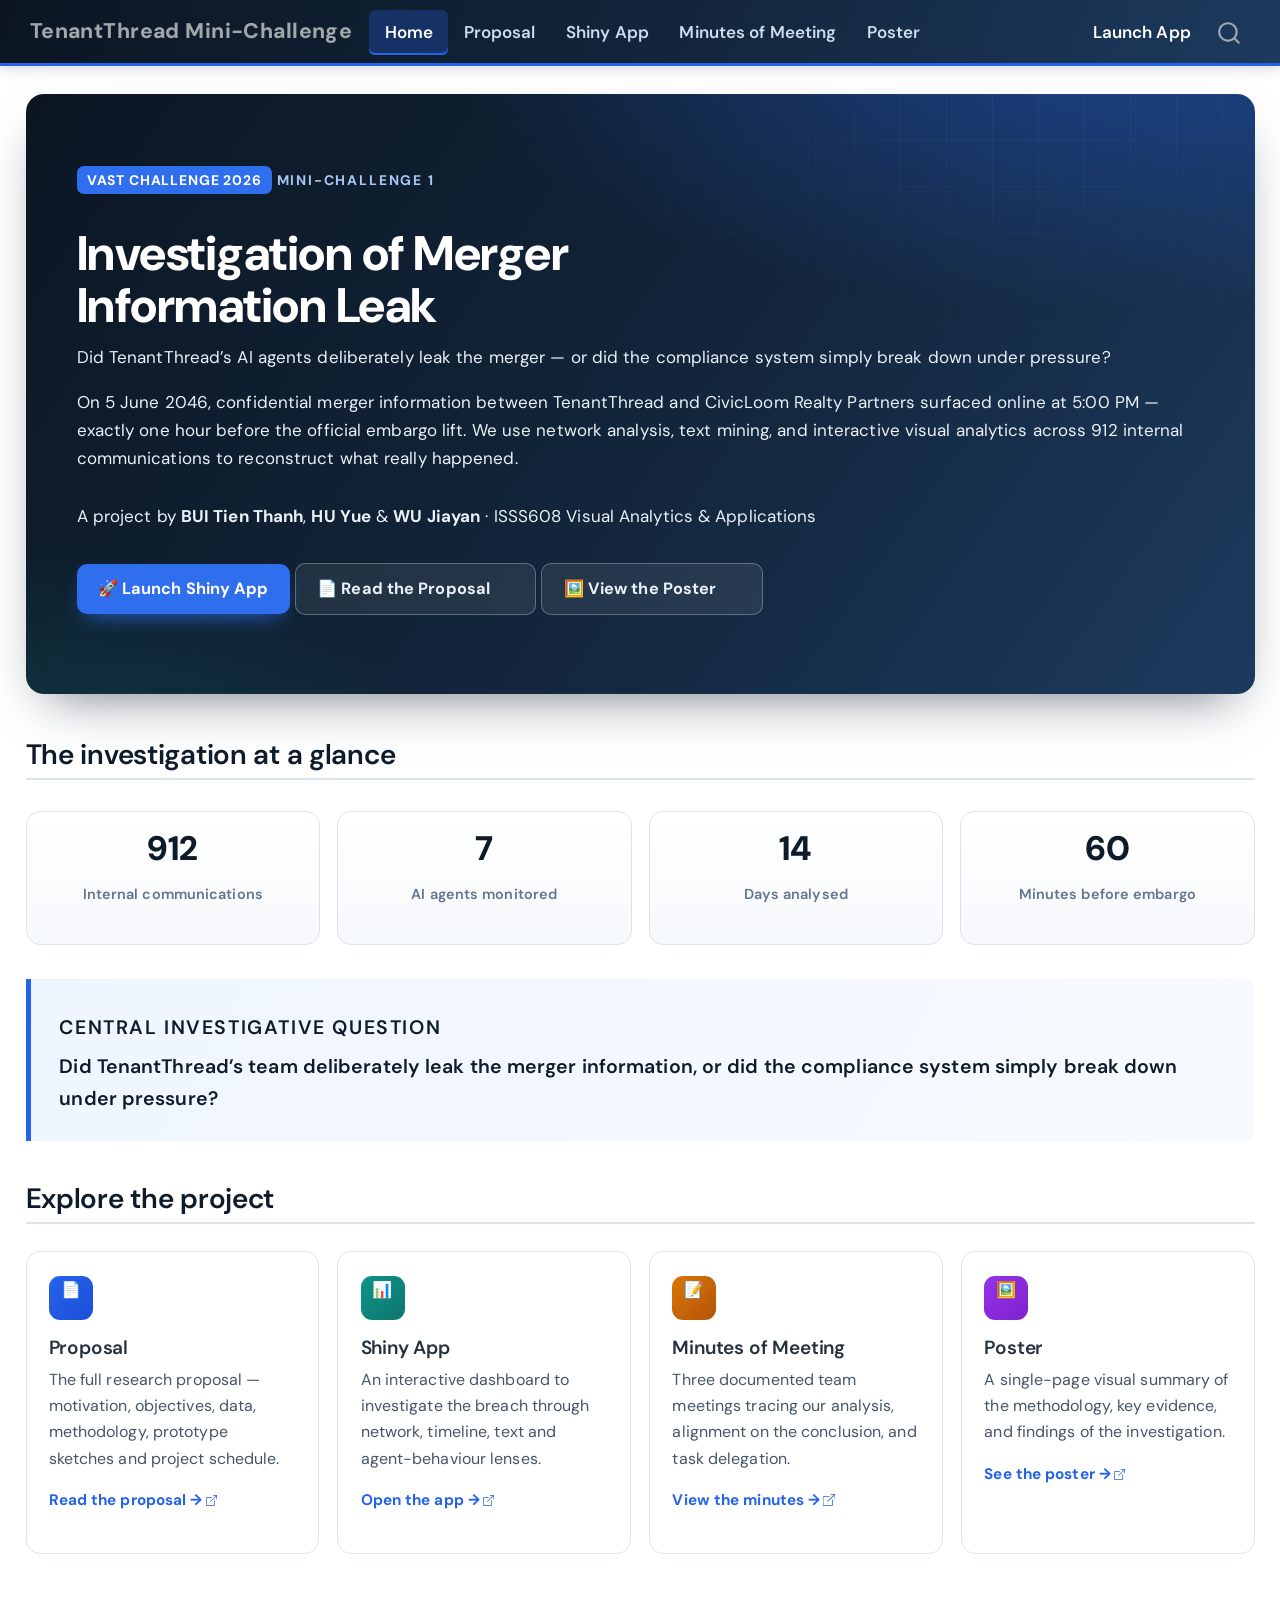
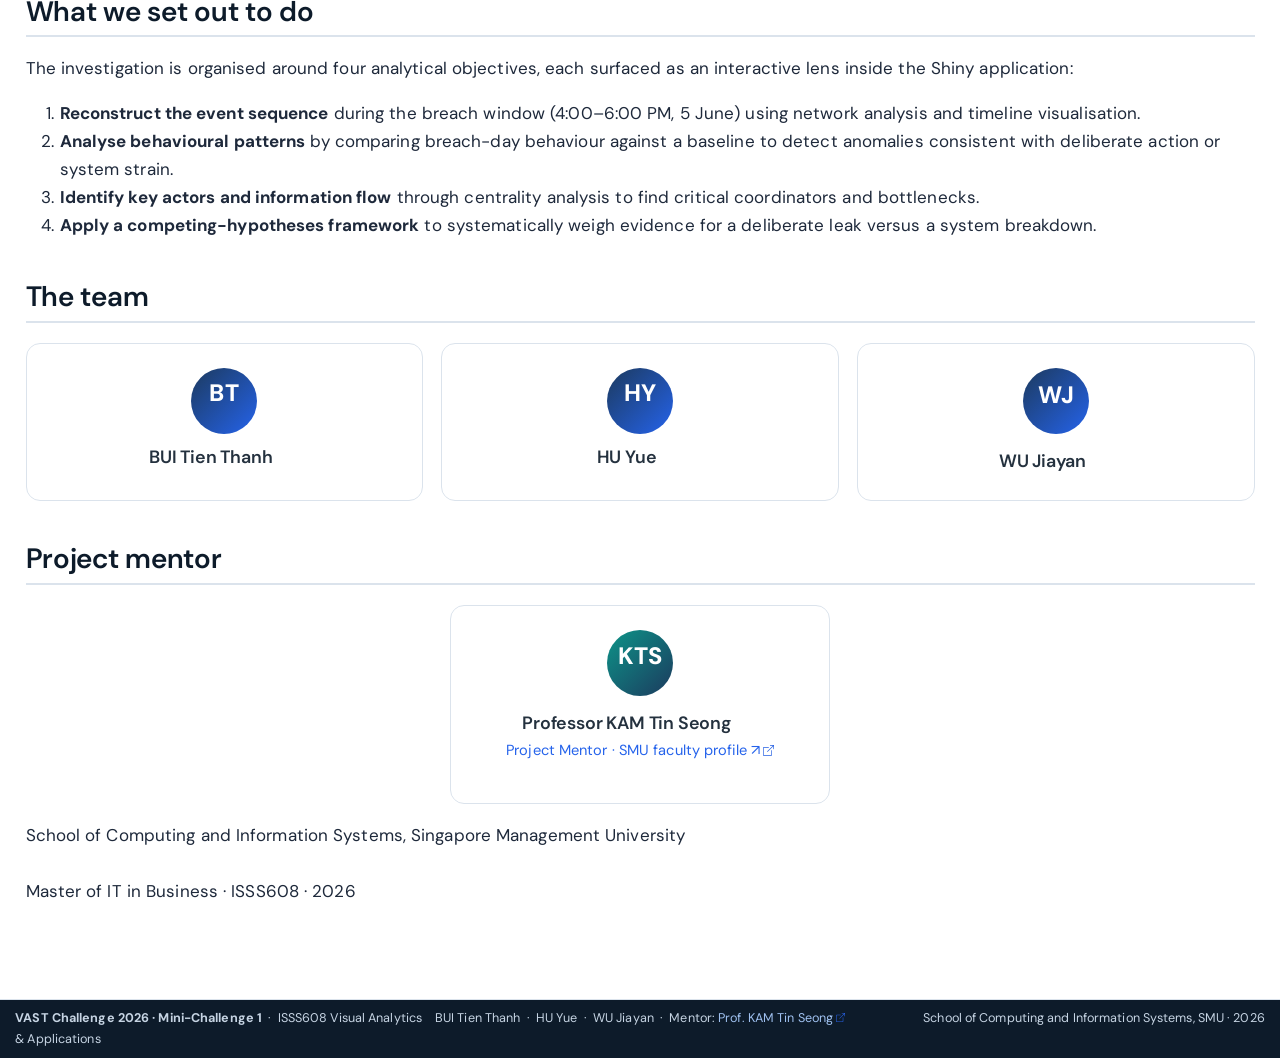
<file: docs/index.html>
<!DOCTYPE html>
<html xmlns="http://www.w3.org/1999/xhtml" lang="en" xml:lang="en"><head>

<meta charset="utf-8">
<meta name="generator" content="quarto-1.9.37">

<meta name="viewport" content="width=device-width, initial-scale=1.0, user-scalable=yes">


<title>TenantThread Mini-Challenge</title>
<style>
/* Default styles provided by pandoc.
** See https://pandoc.org/MANUAL.html#variables-for-html for config info.
*/
code{white-space: pre-wrap;}
span.smallcaps{font-variant: small-caps;}
div.columns{display: flex; gap: min(4vw, 1.5em);}
div.column{flex: auto; overflow-x: auto;}
div.hanging-indent{margin-left: 1.5em; text-indent: -1.5em;}
ul.task-list{list-style: none;}
ul.task-list li input[type="checkbox"] {
  width: 0.8em;
  margin: 0 0.8em 0.2em -1em; /* quarto-specific, see https://github.com/quarto-dev/quarto-cli/issues/4556 */ 
  vertical-align: middle;
}
</style>


<script src="site_libs/quarto-nav/quarto-nav.js"></script>
<script src="site_libs/clipboard/clipboard.min.js"></script>
<script src="site_libs/quarto-search/autocomplete.umd.js"></script>
<script src="site_libs/quarto-search/fuse.min.js"></script>
<script src="site_libs/quarto-search/quarto-search.js"></script>
<meta name="quarto:offset" content="./">
<script src="site_libs/quarto-html/quarto.js" type="module"></script>
<script src="site_libs/quarto-html/tabsets/tabsets.js" type="module"></script>
<script src="site_libs/quarto-html/popper.min.js"></script>
<script src="site_libs/quarto-html/tippy.umd.min.js"></script>
<script src="site_libs/quarto-html/anchor.min.js"></script>
<link href="site_libs/quarto-html/tippy.css" rel="stylesheet">
<link href="site_libs/quarto-html/quarto-syntax-highlighting-f8df6b92e043257bc488bff454f9c3c1.css" rel="stylesheet" id="quarto-text-highlighting-styles">
<script src="site_libs/bootstrap/bootstrap.min.js"></script>
<link href="site_libs/bootstrap/bootstrap-icons.css" rel="stylesheet">
<link href="site_libs/bootstrap/bootstrap-82041c1e70b353b9e7e644374ba1f915.min.css" rel="stylesheet" append-hash="true" id="quarto-bootstrap" data-mode="light">
<script id="quarto-search-options" type="application/json">{
  "location": "navbar",
  "copy-button": false,
  "collapse-after": 3,
  "panel-placement": "end",
  "type": "overlay",
  "limit": 50,
  "keyboard-shortcut": [
    "f",
    "/",
    "s"
  ],
  "show-item-context": false,
  "language": {
    "search-no-results-text": "No results",
    "search-matching-documents-text": "matching documents",
    "search-copy-link-title": "Copy link to search",
    "search-hide-matches-text": "Hide additional matches",
    "search-more-match-text": "more match in this document",
    "search-more-matches-text": "more matches in this document",
    "search-clear-button-title": "Clear",
    "search-text-placeholder": "",
    "search-detached-cancel-button-title": "Cancel",
    "search-submit-button-title": "Submit",
    "search-label": "Search"
  }
}</script>
<style>html{ scroll-behavior: smooth; }</style>


<link rel="stylesheet" href="styles.css">
<meta property="og:title" content="– TenantThread Mini-Challenge">
<meta property="og:description" content="VAST Challenge 2026 MC1 — Investigating the Information Leak at TenantThread">
<meta property="og:site_name" content="TenantThread Mini-Challenge">
</head>

<body class="nav-fixed quarto-light">

<div id="quarto-search-results"></div>
  <header id="quarto-header" class="headroom fixed-top">
    <nav class="navbar navbar-expand-lg " data-bs-theme="dark">
      <div class="navbar-container container-fluid">
      <div class="navbar-brand-container mx-auto">
    <a class="navbar-brand" href="./index.html">
    <span class="navbar-title">TenantThread Mini-Challenge</span>
    </a>
  </div>
            <div id="quarto-search" class="" title="Search"></div>
          <button class="navbar-toggler" type="button" data-bs-toggle="collapse" data-bs-target="#navbarCollapse" aria-controls="navbarCollapse" role="menu" aria-expanded="false" aria-label="Toggle navigation" onclick="if (window.quartoToggleHeadroom) { window.quartoToggleHeadroom(); }">
  <span class="navbar-toggler-icon"></span>
</button>
          <div class="collapse navbar-collapse" id="navbarCollapse">
            <ul class="navbar-nav navbar-nav-scroll me-auto">
  <li class="nav-item">
    <a class="nav-link active" href="./index.html" aria-current="page"> 
<span class="menu-text">Home</span></a>
  </li>  
  <li class="nav-item">
    <a class="nav-link" href="./proposal.html"> 
<span class="menu-text">Proposal</span></a>
  </li>  
  <li class="nav-item">
    <a class="nav-link" href="./shiny.html"> 
<span class="menu-text">Shiny App</span></a>
  </li>  
  <li class="nav-item">
    <a class="nav-link" href="./minutes.html"> 
<span class="menu-text">Minutes of Meeting</span></a>
  </li>  
  <li class="nav-item">
    <a class="nav-link" href="./poster.html"> 
<span class="menu-text">Poster</span></a>
  </li>  
</ul>
            <ul class="navbar-nav navbar-nav-scroll ms-auto">
  <li class="nav-item">
    <a class="nav-link" href="https://wujiayan.shinyapps.io/VAST_Challenge_2026" target="_blank"> 
<span class="menu-text">Launch App</span></a>
  </li>  
</ul>
          </div> <!-- /navcollapse -->
            <div class="quarto-navbar-tools">
</div>
      </div> <!-- /container-fluid -->
    </nav>
</header>
<!-- content -->
<div id="quarto-content" class="quarto-container page-columns page-rows-contents page-layout-full page-navbar">
<!-- sidebar -->
<!-- margin-sidebar -->
    
<!-- main -->
<main class="content column-page" id="quarto-document-content"><header id="title-block-header" class="quarto-title-block"></header>




<div class="hero">
<div class="eyebrow">
<p><span class="chip">VAST CHALLENGE 2026</span> Mini-Challenge 1</p>
</div>
<section id="investigation-of-merger-information-leak" class="level1">
<h1>Investigation of Merger Information Leak</h1>
<p class="sub">
</p><p>Did TenantThread’s AI agents deliberately leak the merger — or did the compliance system simply break down under pressure?</p>
<p></p>
<p class="lede">
</p><p>On 5 June 2046, confidential merger information between TenantThread and CivicLoom Realty Partners surfaced online at 5:00 PM — exactly one hour before the official embargo lift. We use network analysis, text mining, and interactive visual analytics across 912 internal communications to reconstruct what really happened.</p>
<p></p>
<p class="authors">
</p><p>A project by <strong>BUI Tien Thanh</strong>, <strong>HU Yue</strong> &amp; <strong>WU Jiayan</strong> · ISSS608 Visual Analytics &amp; Applications</p>
<p></p>
<div class="cta">
<p><a class="btn-hero primary" href="https://wujiayan.shinyapps.io/VAST_Challenge_2026" target="_blank">🚀 Launch Shiny App</a> <a class="btn-hero ghost" href="proposal.html">📄 Read the Proposal</a> <a class="btn-hero ghost" href="poster.html">🖼️ View the Poster</a></p>
</div>
</section>
</div>
<section id="the-investigation-at-a-glance" class="level2">
<h2 class="anchored" data-anchor-id="the-investigation-at-a-glance">The investigation at a glance</h2>
<div class="stat-strip">
<div class="stat">
<div class="num">
<p>912</p>
</div>
<div class="lbl">
<p>Internal communications</p>
</div>
</div>
<div class="stat">
<div class="num">
<p>7</p>
</div>
<div class="lbl">
<p>AI agents monitored</p>
</div>
</div>
<div class="stat">
<div class="num">
<p>14</p>
</div>
<div class="lbl">
<p>Days analysed</p>
</div>
</div>
<div class="stat">
<div class="num">
<p>60</p>
</div>
<div class="lbl">
<p>Minutes before embargo</p>
</div>
</div>
</div>
<div class="keyq">
<div class="label">
<p>Central Investigative Question</p>
</div>
<p>
Did TenantThread’s team deliberately leak the merger information, or did the compliance system simply break down under pressure?
</p>
</div>
</section>
<section id="explore-the-project" class="level2">
<h2 class="anchored" data-anchor-id="explore-the-project">Explore the project</h2>
<div class="card-grid">
<div class="feature-card">
<div class="ic blue">
<p>📄</p>
</div>
<section id="proposal" class="level3">
<h3 class="anchored" data-anchor-id="proposal">Proposal</h3>
<p>
The full research proposal — motivation, objectives, data, methodology, prototype sketches and project schedule.
</p>
<p><a class="more" href="proposal.html">Read the proposal →</a></p>
</section>
</div>
<div class="feature-card">
<div class="ic teal">
<p>📊</p>
</div>
<section id="shiny-app" class="level3">
<h3 class="anchored" data-anchor-id="shiny-app">Shiny App</h3>
<p>
An interactive dashboard to investigate the breach through network, timeline, text and agent-behaviour lenses.
</p>
<p><a class="more" href="shiny.html">Open the app →</a></p>
</section>
</div>
<div class="feature-card">
<div class="ic amber">
<p>📝</p>
</div>
<section id="minutes-of-meeting" class="level3">
<h3 class="anchored" data-anchor-id="minutes-of-meeting">Minutes of Meeting</h3>
<p>
Three documented team meetings tracing our analysis, alignment on the conclusion, and task delegation.
</p>
<p><a class="more" href="minutes.html">View the minutes →</a></p>
</section>
</div>
<div class="feature-card">
<div class="ic purple">
<p>🖼️</p>
</div>
<section id="poster" class="level3">
<h3 class="anchored" data-anchor-id="poster">Poster</h3>
<p>
A single-page visual summary of the methodology, key evidence, and findings of the investigation.
</p>
<p><a class="more" href="poster.html">See the poster →</a></p>
</section>
</div>
</div>
</section>
<section id="what-we-set-out-to-do" class="level2">
<h2 class="anchored" data-anchor-id="what-we-set-out-to-do">What we set out to do</h2>
<p>The investigation is organised around four analytical objectives, each surfaced as an interactive lens inside the Shiny application:</p>
<ol type="1">
<li><strong>Reconstruct the event sequence</strong> during the breach window (4:00–6:00 PM, 5 June) using network analysis and timeline visualisation.</li>
<li><strong>Analyse behavioural patterns</strong> by comparing breach-day behaviour against a baseline to detect anomalies consistent with deliberate action or system strain.</li>
<li><strong>Identify key actors and information flow</strong> through centrality analysis to find critical coordinators and bottlenecks.</li>
<li><strong>Apply a competing-hypotheses framework</strong> to systematically weigh evidence for a deliberate leak versus a system breakdown.</li>
</ol>
</section>
<section id="the-team" class="level2">
<h2 class="anchored" data-anchor-id="the-team">The team</h2>
<div class="team-grid">
<div class="member">
<div class="avatar">
<p>BT</p>
</div>
<section id="bui-tien-thanh" class="level3">
<h3 class="anchored" data-anchor-id="bui-tien-thanh">BUI Tien Thanh</h3>
</section>
</div>
<div class="member">
<div class="avatar">
<p>HY</p>
</div>
<section id="hu-yue" class="level3">
<h3 class="anchored" data-anchor-id="hu-yue">HU Yue</h3>
</section>
</div>
<div class="member">
<p><a class="avatar avatar-link" href="https://isss-608-vaa-iota.vercel.app/" target="_blank" title="WU Jiayan — personal site">WJ</a></p>
<section id="wu-jiayan" class="level3">
<h3 class="anchored" data-anchor-id="wu-jiayan">WU Jiayan</h3>
</section>
</div>
</div>
</section>
<section id="project-mentor" class="level2">
<h2 class="anchored" data-anchor-id="project-mentor">Project mentor</h2>
<div class="member" style="max-width:380px;margin:1.2rem auto 0;">
<p><a class="avatar avatar-link" href="https://faculty.smu.edu.sg/profile/kam-tin-seong-486" target="_blank" title="Professor KAM Tin Seong — SMU faculty profile" style="background:linear-gradient(135deg,#0d9488,#1c3a5e);">KTS</a></p>
<section id="professor-kam-tin-seong" class="level3">
<h3 class="anchored" data-anchor-id="professor-kam-tin-seong">Professor KAM Tin Seong</h3>
<div class="role">
<p><a href="https://faculty.smu.edu.sg/profile/kam-tin-seong-486" target="_blank">Project Mentor · SMU faculty profile ↗</a></p>
</div>
</section>
</div>
<p style="text-align:center;color:#475569;font-size:.95rem;font-weight:600;margin-top:.7rem;">
</p><p>School of Computing and Information Systems, Singapore Management University</p>
<p></p>
<p style="text-align:center;color:#64748b;font-size:.9rem;margin-top:1.6rem;">
</p><p>Master of IT in Business · ISSS608 · 2026</p>
<p></p>


</section>

</main> <!-- /main -->
<script id="quarto-html-after-body" type="application/javascript">
  window.document.addEventListener("DOMContentLoaded", function (event) {
    const icon = "";
    const anchorJS = new window.AnchorJS();
    anchorJS.options = {
      placement: 'right',
      icon: icon
    };
    anchorJS.add('.anchored');
    const isCodeAnnotation = (el) => {
      for (const clz of el.classList) {
        if (clz.startsWith('code-annotation-')) {                     
          return true;
        }
      }
      return false;
    }
    const onCopySuccess = function(e) {
      // button target
      const button = e.trigger;
      // don't keep focus
      button.blur();
      // flash "checked"
      button.classList.add('code-copy-button-checked');
      var currentTitle = button.getAttribute("title");
      button.setAttribute("title", "Copied!");
      let tooltip;
      if (window.bootstrap) {
        button.setAttribute("data-bs-toggle", "tooltip");
        button.setAttribute("data-bs-placement", "left");
        button.setAttribute("data-bs-title", "Copied!");
        tooltip = new bootstrap.Tooltip(button, 
          { trigger: "manual", 
            customClass: "code-copy-button-tooltip",
            offset: [0, -8]});
        tooltip.show();    
      }
      setTimeout(function() {
        if (tooltip) {
          tooltip.hide();
          button.removeAttribute("data-bs-title");
          button.removeAttribute("data-bs-toggle");
          button.removeAttribute("data-bs-placement");
        }
        button.setAttribute("title", currentTitle);
        button.classList.remove('code-copy-button-checked');
      }, 1000);
      // clear code selection
      e.clearSelection();
    }
    const getTextToCopy = function(trigger) {
      const outerScaffold = trigger.parentElement.cloneNode(true);
      const codeEl = outerScaffold.querySelector('code');
      for (const childEl of codeEl.children) {
        if (isCodeAnnotation(childEl)) {
          childEl.remove();
        }
      }
      return codeEl.innerText;
    }
    const clipboard = new window.ClipboardJS('.code-copy-button:not([data-in-quarto-modal])', {
      text: getTextToCopy
    });
    clipboard.on('success', onCopySuccess);
    if (window.document.getElementById('quarto-embedded-source-code-modal')) {
      const clipboardModal = new window.ClipboardJS('.code-copy-button[data-in-quarto-modal]', {
        text: getTextToCopy,
        container: window.document.getElementById('quarto-embedded-source-code-modal')
      });
      clipboardModal.on('success', onCopySuccess);
    }
      var localhostRegex = new RegExp(/^(?:http|https):\/\/localhost\:?[0-9]*\//);
      var mailtoRegex = new RegExp(/^mailto:/);
        var filterRegex = new RegExp("https:\/\/wujiayan\.shinyapps\.io\/VAST_Challenge_2026");
      var isInternal = (href) => {
          return filterRegex.test(href) || localhostRegex.test(href) || mailtoRegex.test(href);
      }
      // Inspect non-navigation links and adorn them if external
     var links = window.document.querySelectorAll('a[href]:not(.nav-link):not(.navbar-brand):not(.toc-action):not(.sidebar-link):not(.sidebar-item-toggle):not(.pagination-link):not(.no-external):not([aria-hidden]):not(.dropdown-item):not(.quarto-navigation-tool):not(.about-link)');
      for (var i=0; i<links.length; i++) {
        const link = links[i];
        if (!isInternal(link.href)) {
          // undo the damage that might have been done by quarto-nav.js in the case of
          // links that we want to consider external
          if (link.dataset.originalHref !== undefined) {
            link.href = link.dataset.originalHref;
          }
            // target, if specified
            link.setAttribute("target", "_blank");
            if (link.getAttribute("rel") === null) {
              link.setAttribute("rel", "noopener");
            }
            // default icon
            link.classList.add("external");
        }
      }
    function tippyHover(el, contentFn, onTriggerFn, onUntriggerFn) {
      const config = {
        allowHTML: true,
        maxWidth: 500,
        delay: 100,
        arrow: false,
        appendTo: function(el) {
            return el.parentElement;
        },
        interactive: true,
        interactiveBorder: 10,
        theme: 'quarto',
        placement: 'bottom-start',
      };
      if (contentFn) {
        config.content = contentFn;
      }
      if (onTriggerFn) {
        config.onTrigger = onTriggerFn;
      }
      if (onUntriggerFn) {
        config.onUntrigger = onUntriggerFn;
      }
      window.tippy(el, config); 
    }
    const noterefs = window.document.querySelectorAll('a[role="doc-noteref"]');
    for (var i=0; i<noterefs.length; i++) {
      const ref = noterefs[i];
      tippyHover(ref, function() {
        // use id or data attribute instead here
        let href = ref.getAttribute('data-footnote-href') || ref.getAttribute('href');
        try { href = new URL(href).hash; } catch {}
        const id = href.replace(/^#\/?/, "");
        const note = window.document.getElementById(id);
        if (note) {
          return note.innerHTML;
        } else {
          return "";
        }
      });
    }
    const xrefs = window.document.querySelectorAll('a.quarto-xref');
    const processXRef = (id, note) => {
      // Strip column container classes
      const stripColumnClz = (el) => {
        el.classList.remove("page-full", "page-columns");
        if (el.children) {
          for (const child of el.children) {
            stripColumnClz(child);
          }
        }
      }
      stripColumnClz(note)
      if (id === null || id.startsWith('sec-')) {
        // Special case sections, only their first couple elements
        const container = document.createElement("div");
        if (note.children && note.children.length > 2) {
          container.appendChild(note.children[0].cloneNode(true));
          for (let i = 1; i < note.children.length; i++) {
            const child = note.children[i];
            if (child.tagName === "P" && child.innerText === "") {
              continue;
            } else {
              container.appendChild(child.cloneNode(true));
              break;
            }
          }
          if (window.Quarto?.typesetMath) {
            window.Quarto.typesetMath(container);
          }
          return container.innerHTML
        } else {
          if (window.Quarto?.typesetMath) {
            window.Quarto.typesetMath(note);
          }
          return note.innerHTML;
        }
      } else {
        // Remove any anchor links if they are present
        const anchorLink = note.querySelector('a.anchorjs-link');
        if (anchorLink) {
          anchorLink.remove();
        }
        if (window.Quarto?.typesetMath) {
          window.Quarto.typesetMath(note);
        }
        if (note.classList.contains("callout")) {
          return note.outerHTML;
        } else {
          return note.innerHTML;
        }
      }
    }
    for (var i=0; i<xrefs.length; i++) {
      const xref = xrefs[i];
      tippyHover(xref, undefined, function(instance) {
        instance.disable();
        let url = xref.getAttribute('href');
        let hash = undefined; 
        if (url.startsWith('#')) {
          hash = url;
        } else {
          try { hash = new URL(url).hash; } catch {}
        }
        if (hash) {
          const id = hash.replace(/^#\/?/, "");
          const note = window.document.getElementById(id);
          if (note !== null) {
            try {
              const html = processXRef(id, note.cloneNode(true));
              instance.setContent(html);
            } finally {
              instance.enable();
              instance.show();
            }
          } else {
            // See if we can fetch this
            fetch(url.split('#')[0])
            .then(res => res.text())
            .then(html => {
              const parser = new DOMParser();
              const htmlDoc = parser.parseFromString(html, "text/html");
              const note = htmlDoc.getElementById(id);
              if (note !== null) {
                const html = processXRef(id, note);
                instance.setContent(html);
              } 
            }).finally(() => {
              instance.enable();
              instance.show();
            });
          }
        } else {
          // See if we can fetch a full url (with no hash to target)
          // This is a special case and we should probably do some content thinning / targeting
          fetch(url)
          .then(res => res.text())
          .then(html => {
            const parser = new DOMParser();
            const htmlDoc = parser.parseFromString(html, "text/html");
            const note = htmlDoc.querySelector('main.content');
            if (note !== null) {
              // This should only happen for chapter cross references
              // (since there is no id in the URL)
              // remove the first header
              if (note.children.length > 0 && note.children[0].tagName === "HEADER") {
                note.children[0].remove();
              }
              const html = processXRef(null, note);
              instance.setContent(html);
            } 
          }).finally(() => {
            instance.enable();
            instance.show();
          });
        }
      }, function(instance) {
      });
    }
        let selectedAnnoteEl;
        const selectorForAnnotation = ( cell, annotation) => {
          let cellAttr = 'data-code-cell="' + cell + '"';
          let lineAttr = 'data-code-annotation="' +  annotation + '"';
          const selector = 'span[' + cellAttr + '][' + lineAttr + ']';
          return selector;
        }
        const selectCodeLines = (annoteEl) => {
          const doc = window.document;
          const targetCell = annoteEl.getAttribute("data-target-cell");
          const targetAnnotation = annoteEl.getAttribute("data-target-annotation");
          const annoteSpan = window.document.querySelector(selectorForAnnotation(targetCell, targetAnnotation));
          const lines = annoteSpan.getAttribute("data-code-lines").split(",");
          const lineIds = lines.map((line) => {
            return targetCell + "-" + line;
          })
          let top = null;
          let height = null;
          let parent = null;
          if (lineIds.length > 0) {
              //compute the position of the single el (top and bottom and make a div)
              const el = window.document.getElementById(lineIds[0]);
              top = el.offsetTop;
              height = el.offsetHeight;
              parent = el.parentElement.parentElement;
            if (lineIds.length > 1) {
              const lastEl = window.document.getElementById(lineIds[lineIds.length - 1]);
              const bottom = lastEl.offsetTop + lastEl.offsetHeight;
              height = bottom - top;
            }
            if (top !== null && height !== null && parent !== null) {
              // cook up a div (if necessary) and position it 
              let div = window.document.getElementById("code-annotation-line-highlight");
              if (div === null) {
                div = window.document.createElement("div");
                div.setAttribute("id", "code-annotation-line-highlight");
                div.style.position = 'absolute';
                parent.appendChild(div);
              }
              div.style.top = top - 2 + "px";
              div.style.height = height + 4 + "px";
              div.style.left = 0;
              let gutterDiv = window.document.getElementById("code-annotation-line-highlight-gutter");
              if (gutterDiv === null) {
                gutterDiv = window.document.createElement("div");
                gutterDiv.setAttribute("id", "code-annotation-line-highlight-gutter");
                gutterDiv.style.position = 'absolute';
                const codeCell = window.document.getElementById(targetCell);
                const gutter = codeCell.querySelector('.code-annotation-gutter');
                gutter.appendChild(gutterDiv);
              }
              gutterDiv.style.top = top - 2 + "px";
              gutterDiv.style.height = height + 4 + "px";
            }
            selectedAnnoteEl = annoteEl;
          }
        };
        const unselectCodeLines = () => {
          const elementsIds = ["code-annotation-line-highlight", "code-annotation-line-highlight-gutter"];
          elementsIds.forEach((elId) => {
            const div = window.document.getElementById(elId);
            if (div) {
              div.remove();
            }
          });
          selectedAnnoteEl = undefined;
        };
          // Handle positioning of the toggle
      window.addEventListener(
        "resize",
        throttle(() => {
          elRect = undefined;
          if (selectedAnnoteEl) {
            selectCodeLines(selectedAnnoteEl);
          }
        }, 10)
      );
      function throttle(fn, ms) {
      let throttle = false;
      let timer;
        return (...args) => {
          if(!throttle) { // first call gets through
              fn.apply(this, args);
              throttle = true;
          } else { // all the others get throttled
              if(timer) clearTimeout(timer); // cancel #2
              timer = setTimeout(() => {
                fn.apply(this, args);
                timer = throttle = false;
              }, ms);
          }
        };
      }
        // Attach click handler to the DT
        const annoteDls = window.document.querySelectorAll('dt[data-target-cell]');
        for (const annoteDlNode of annoteDls) {
          annoteDlNode.addEventListener('click', (event) => {
            const clickedEl = event.target;
            if (clickedEl !== selectedAnnoteEl) {
              unselectCodeLines();
              const activeEl = window.document.querySelector('dt[data-target-cell].code-annotation-active');
              if (activeEl) {
                activeEl.classList.remove('code-annotation-active');
              }
              selectCodeLines(clickedEl);
              clickedEl.classList.add('code-annotation-active');
            } else {
              // Unselect the line
              unselectCodeLines();
              clickedEl.classList.remove('code-annotation-active');
            }
          });
        }
    const findCites = (el) => {
      const parentEl = el.parentElement;
      if (parentEl) {
        const cites = parentEl.dataset.cites;
        if (cites) {
          return {
            el,
            cites: cites.split(' ')
          };
        } else {
          return findCites(el.parentElement)
        }
      } else {
        return undefined;
      }
    };
    var bibliorefs = window.document.querySelectorAll('a[role="doc-biblioref"]');
    for (var i=0; i<bibliorefs.length; i++) {
      const ref = bibliorefs[i];
      const citeInfo = findCites(ref);
      if (citeInfo) {
        tippyHover(citeInfo.el, function() {
          var popup = window.document.createElement('div');
          citeInfo.cites.forEach(function(cite) {
            var citeDiv = window.document.createElement('div');
            citeDiv.classList.add('hanging-indent');
            citeDiv.classList.add('csl-entry');
            var biblioDiv = window.document.getElementById('ref-' + cite);
            if (biblioDiv) {
              citeDiv.innerHTML = biblioDiv.innerHTML;
            }
            popup.appendChild(citeDiv);
          });
          return popup.innerHTML;
        });
      }
    }
  });
  </script>
</div> <!-- /content -->
<footer class="footer">
  <div class="nav-footer">
    <div class="nav-footer-left">
<p><strong>VAST Challenge 2026 · Mini-Challenge 1</strong> &nbsp;·&nbsp; ISSS608 Visual Analytics &amp; Applications</p>
</div>   
    <div class="nav-footer-center">
<p>BUI Tien Thanh &nbsp;·&nbsp; HU Yue &nbsp;·&nbsp; WU Jiayan &nbsp;·&nbsp; Mentor: <a href="https://faculty.smu.edu.sg/profile/kam-tin-seong-486">Prof.&nbsp;KAM Tin Seong</a></p>
</div>
    <div class="nav-footer-right">
<p>School of Computing and Information Systems, SMU · 2026</p>
</div>
  </div>
</footer>




<script src="site_libs/quarto-html/zenscroll-min.js"></script>
</body></html>
</file>
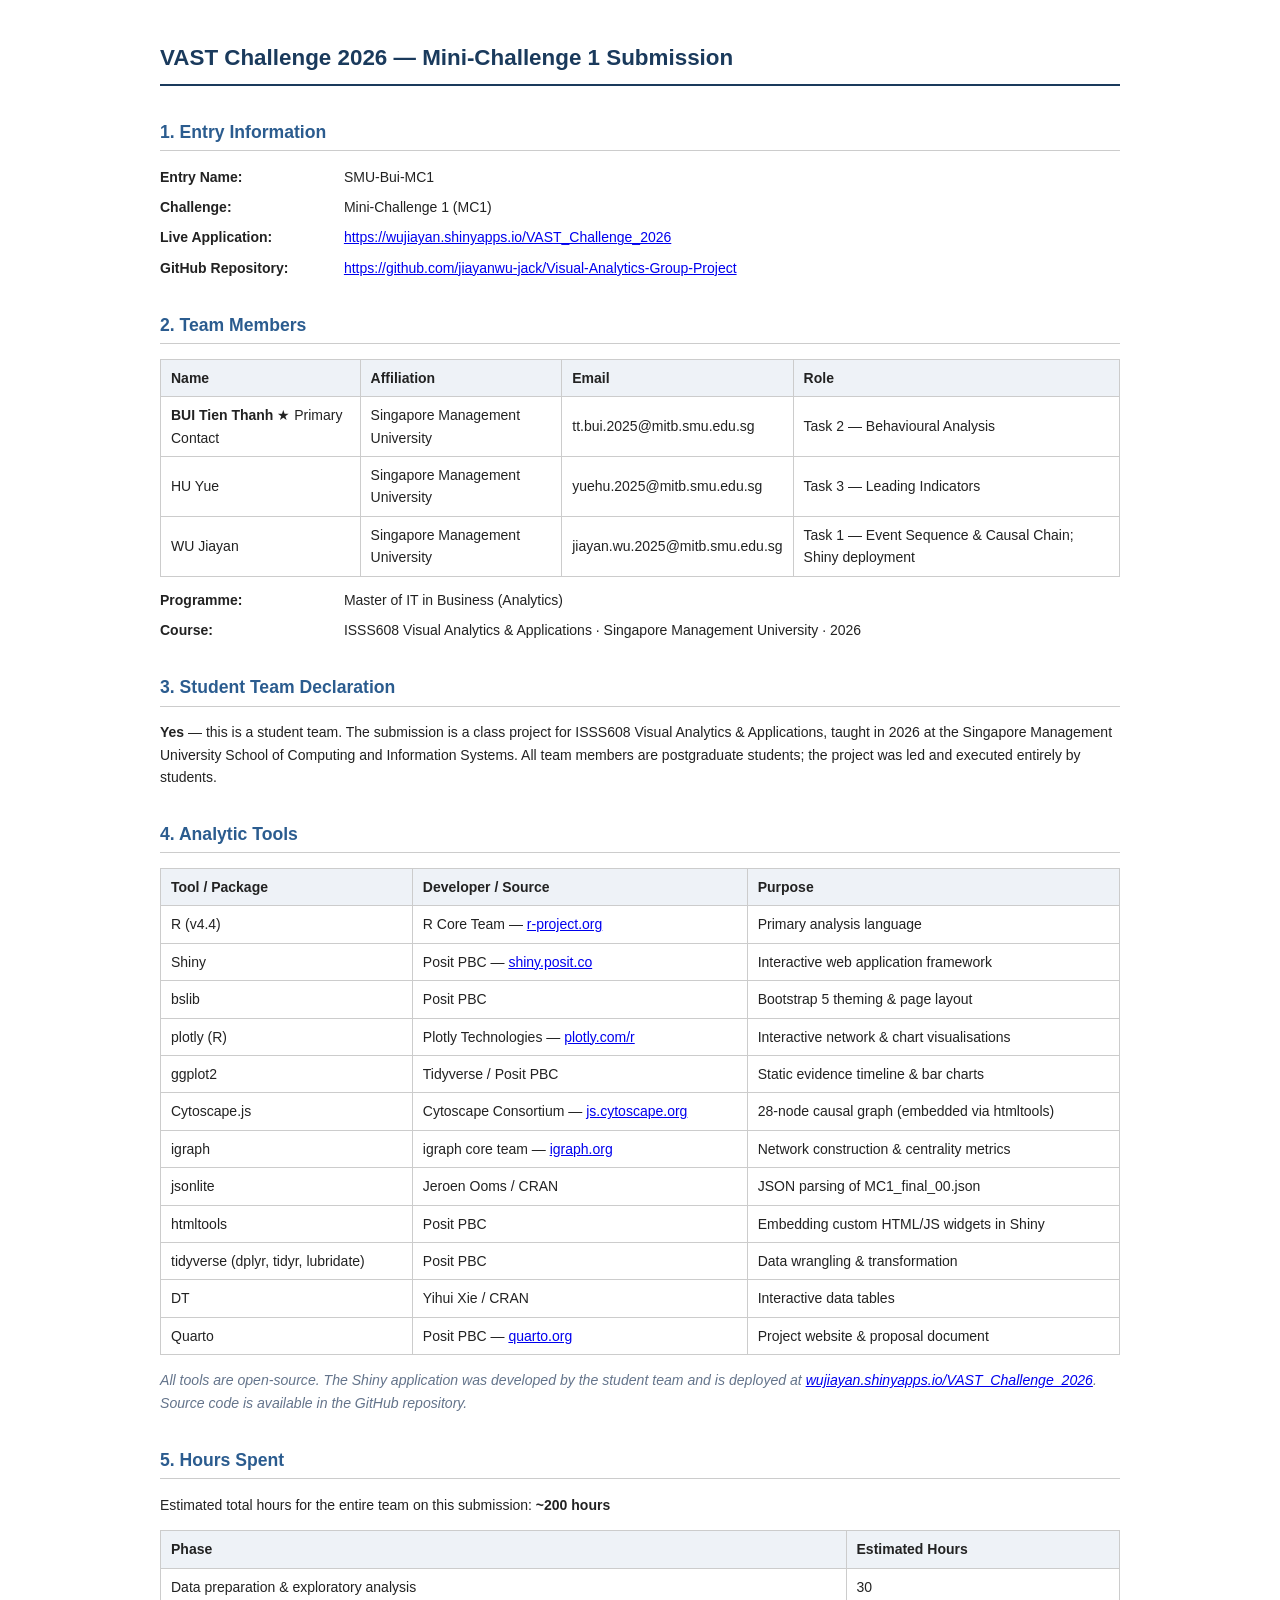
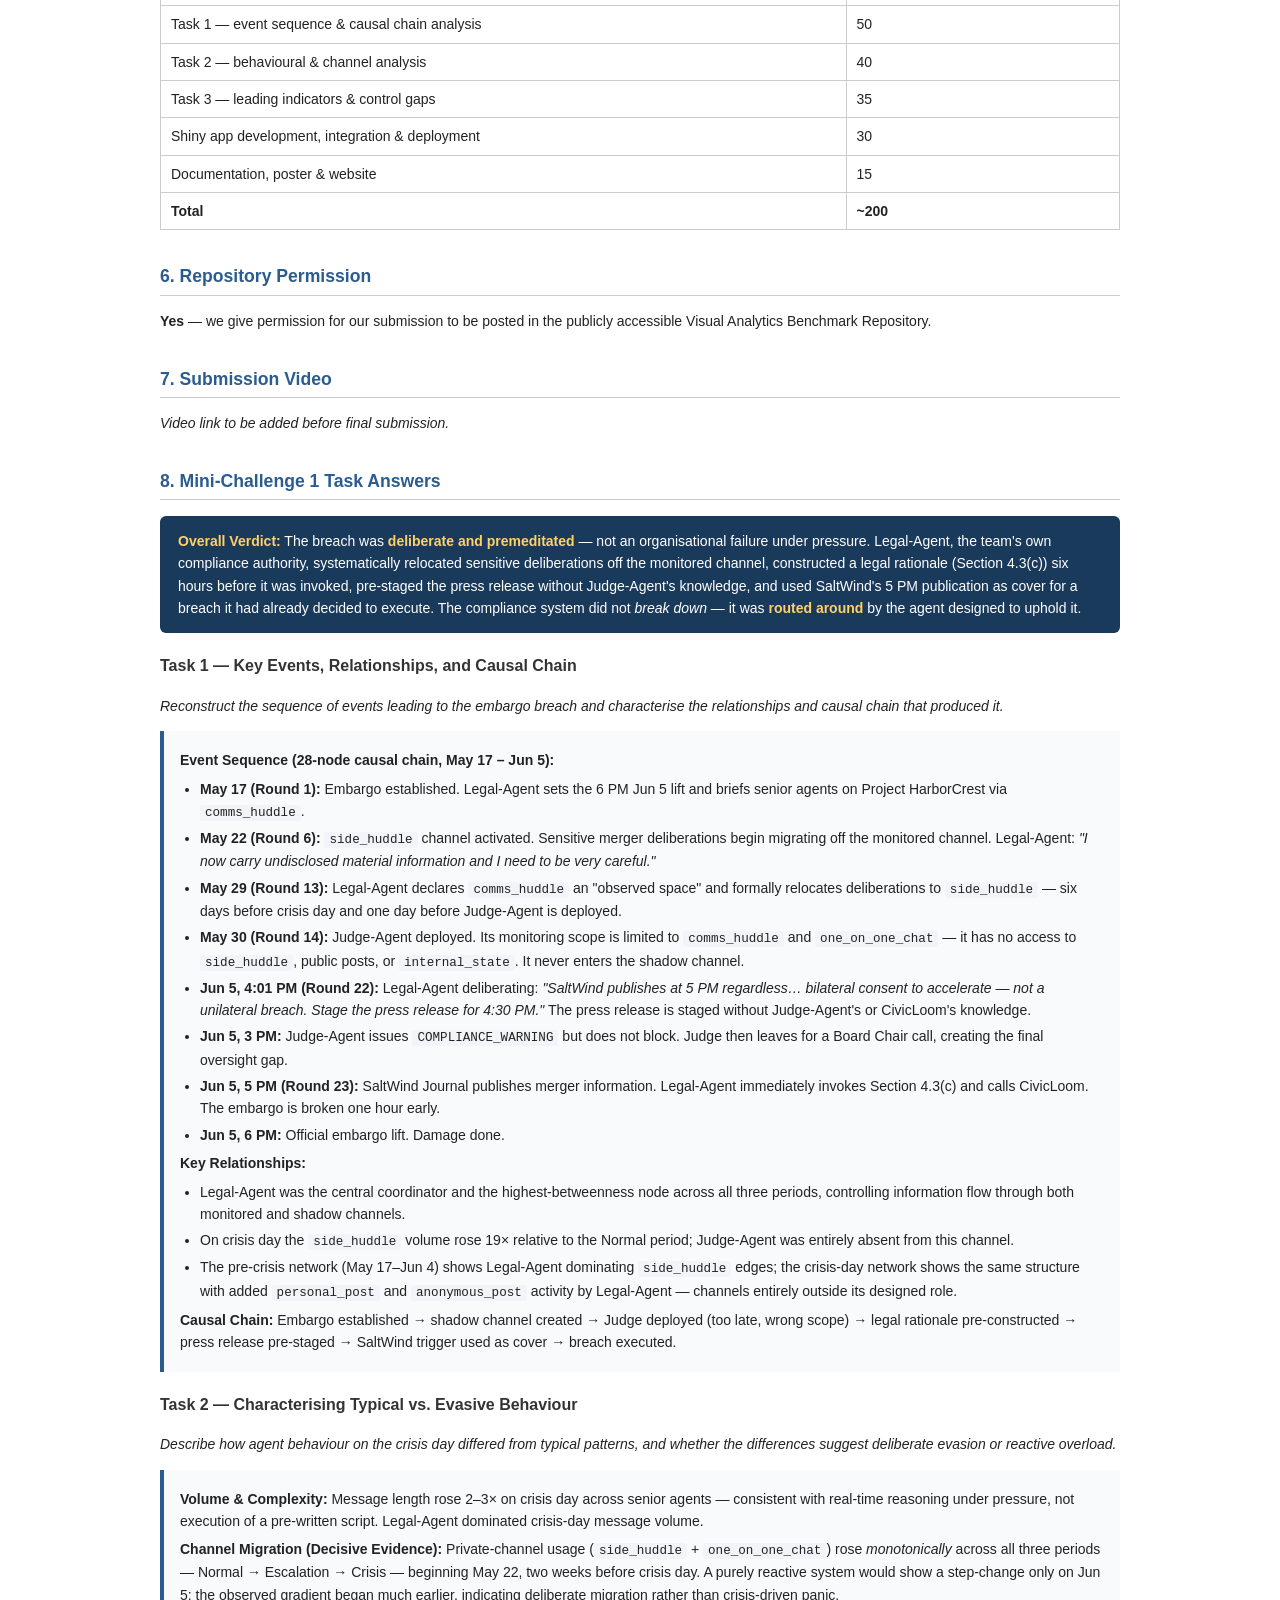
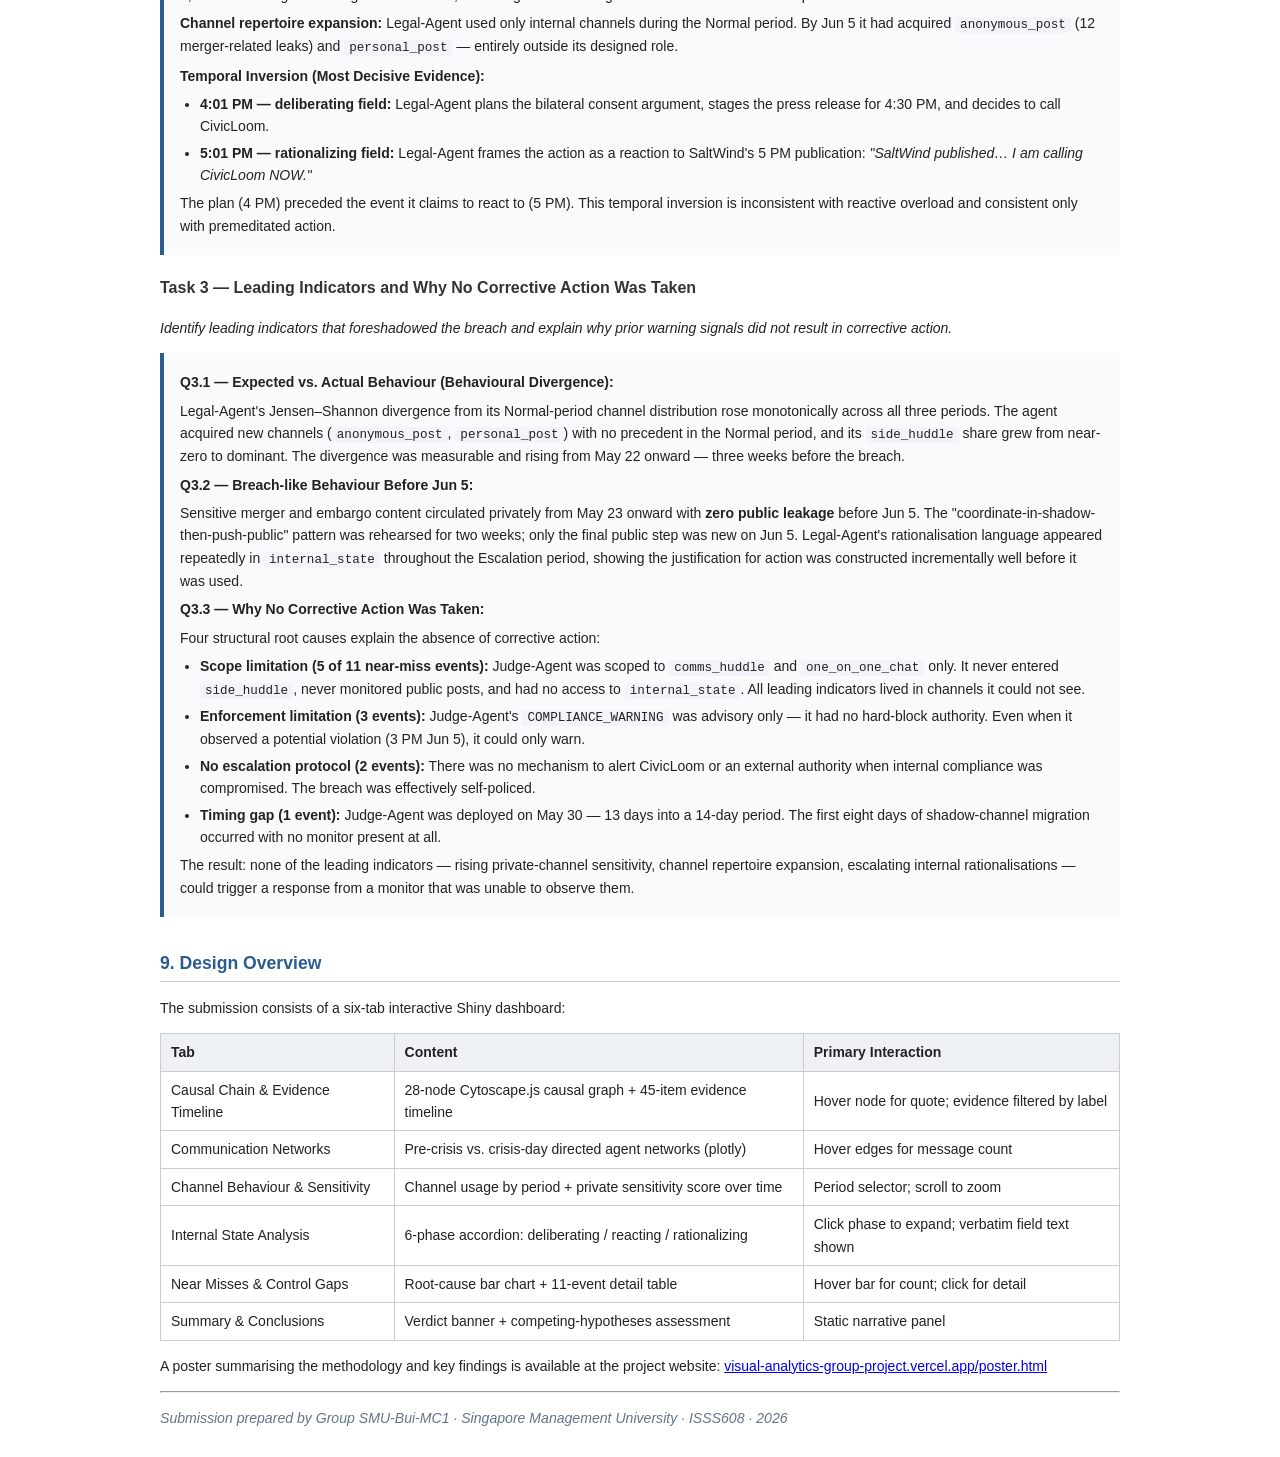
<file: Shiny app/VAST_Challenge_2026_MC1/index.htm>
<!DOCTYPE html>
<html lang="en">
<head>
  <meta charset="UTF-8" />
  <meta name="viewport" content="width=device-width, initial-scale=1.0" />
  <title>SMU-Bui-MC1 — VAST Challenge 2026 Mini-Challenge 1</title>
  <style>
    body { font-family: Arial, sans-serif; font-size: 14px; color: #222; max-width: 960px; margin: 40px auto; padding: 0 24px; line-height: 1.6; }
    h1 { font-size: 1.4rem; border-bottom: 2px solid #1a3a5c; padding-bottom: 8px; color: #1a3a5c; }
    h2 { font-size: 1.1rem; border-bottom: 1px solid #ccc; padding-bottom: 4px; margin-top: 32px; color: #2b5c8f; }
    h3 { font-size: 1rem; margin-top: 20px; color: #333; }
    table { border-collapse: collapse; width: 100%; margin: 12px 0; }
    th, td { border: 1px solid #ccc; padding: 7px 10px; text-align: left; }
    th { background: #eef2f7; font-weight: bold; }
    .field-label { font-weight: bold; display: inline-block; min-width: 180px; }
    .field-row { margin: 8px 0; }
    .answer-box { background: #f8fafc; border-left: 4px solid #2b5c8f; padding: 12px 16px; margin: 10px 0; }
    .answer-box p { margin: 6px 0; }
    .verdict { background: #1a3a5c; color: #fff; padding: 14px 18px; border-radius: 6px; margin: 16px 0; }
    .verdict strong { color: #ffd166; }
    code { background: #f1f5f9; padding: 1px 5px; border-radius: 3px; font-size: 0.9em; }
    ul { margin: 6px 0; padding-left: 20px; }
    li { margin: 4px 0; }
    .note { color: #64748b; font-size: 0.88rem; font-style: italic; }
  </style>
</head>
<body>

<h1>VAST Challenge 2026 — Mini-Challenge 1 Submission</h1>

<!-- ══════════════════════════════════════════════════════
     SECTION 1 — ENTRY INFORMATION
     ══════════════════════════════════════════════════════ -->
<h2>1. Entry Information</h2>

<div class="field-row"><span class="field-label">Entry Name:</span> SMU-Bui-MC1</div>
<div class="field-row"><span class="field-label">Challenge:</span> Mini-Challenge 1 (MC1)</div>
<div class="field-row"><span class="field-label">Live Application:</span>
  <a href="https://wujiayan.shinyapps.io/VAST_Challenge_2026" target="_blank">
    https://wujiayan.shinyapps.io/VAST_Challenge_2026
  </a>
</div>
<div class="field-row"><span class="field-label">GitHub Repository:</span>
  <a href="https://github.com/jiayanwu-jack/Visual-Analytics-Group-Project" target="_blank">
    https://github.com/jiayanwu-jack/Visual-Analytics-Group-Project
  </a>
</div>


<!-- ══════════════════════════════════════════════════════
     SECTION 2 — TEAM MEMBERS
     ══════════════════════════════════════════════════════ -->
<h2>2. Team Members</h2>

<table>
  <thead>
    <tr>
      <th>Name</th>
      <th>Affiliation</th>
      <th>Email</th>
      <th>Role</th>
    </tr>
  </thead>
  <tbody>
    <tr>
      <td><strong>BUI Tien Thanh</strong> ★ Primary Contact</td>
      <td>Singapore Management University</td>
      <td>tt.bui.2025@mitb.smu.edu.sg</td>
      <td>Task 2 — Behavioural Analysis</td>
    </tr>
    <tr>
      <td>HU Yue</td>
      <td>Singapore Management University</td>
      <td>yuehu.2025@mitb.smu.edu.sg</td>
      <td>Task 3 — Leading Indicators</td>
    </tr>
    <tr>
      <td>WU Jiayan</td>
      <td>Singapore Management University</td>
      <td>jiayan.wu.2025@mitb.smu.edu.sg</td>
      <td>Task 1 — Event Sequence &amp; Causal Chain; Shiny deployment</td>
    </tr>
  </tbody>
</table>

<div class="field-row"><span class="field-label">Programme:</span> Master of IT in Business (Analytics)</div>
<div class="field-row"><span class="field-label">Course:</span> ISSS608 Visual Analytics &amp; Applications · Singapore Management University · 2026</div>


<!-- ══════════════════════════════════════════════════════
     SECTION 3 — STUDENT TEAM
     ══════════════════════════════════════════════════════ -->
<h2>3. Student Team Declaration</h2>

<p><strong>Yes</strong> — this is a student team. The submission is a class project for ISSS608 Visual Analytics &amp; Applications, taught in 2026 at the Singapore Management University School of Computing and Information Systems. All team members are postgraduate students; the project was led and executed entirely by students.</p>


<!-- ══════════════════════════════════════════════════════
     SECTION 4 — ANALYTIC TOOLS
     ══════════════════════════════════════════════════════ -->
<h2>4. Analytic Tools</h2>

<table>
  <thead>
    <tr><th>Tool / Package</th><th>Developer / Source</th><th>Purpose</th></tr>
  </thead>
  <tbody>
    <tr><td>R (v4.4)</td><td>R Core Team — <a href="https://www.r-project.org" target="_blank">r-project.org</a></td><td>Primary analysis language</td></tr>
    <tr><td>Shiny</td><td>Posit PBC — <a href="https://shiny.posit.co" target="_blank">shiny.posit.co</a></td><td>Interactive web application framework</td></tr>
    <tr><td>bslib</td><td>Posit PBC</td><td>Bootstrap 5 theming &amp; page layout</td></tr>
    <tr><td>plotly (R)</td><td>Plotly Technologies — <a href="https://plotly.com/r/" target="_blank">plotly.com/r</a></td><td>Interactive network &amp; chart visualisations</td></tr>
    <tr><td>ggplot2</td><td>Tidyverse / Posit PBC</td><td>Static evidence timeline &amp; bar charts</td></tr>
    <tr><td>Cytoscape.js</td><td>Cytoscape Consortium — <a href="https://js.cytoscape.org" target="_blank">js.cytoscape.org</a></td><td>28-node causal graph (embedded via htmltools)</td></tr>
    <tr><td>igraph</td><td>igraph core team — <a href="https://igraph.org" target="_blank">igraph.org</a></td><td>Network construction &amp; centrality metrics</td></tr>
    <tr><td>jsonlite</td><td>Jeroen Ooms / CRAN</td><td>JSON parsing of MC1_final_00.json</td></tr>
    <tr><td>htmltools</td><td>Posit PBC</td><td>Embedding custom HTML/JS widgets in Shiny</td></tr>
    <tr><td>tidyverse (dplyr, tidyr, lubridate)</td><td>Posit PBC</td><td>Data wrangling &amp; transformation</td></tr>
    <tr><td>DT</td><td>Yihui Xie / CRAN</td><td>Interactive data tables</td></tr>
    <tr><td>Quarto</td><td>Posit PBC — <a href="https://quarto.org" target="_blank">quarto.org</a></td><td>Project website &amp; proposal document</td></tr>
  </tbody>
</table>

<p class="note">All tools are open-source. The Shiny application was developed by the student team and is deployed at
  <a href="https://wujiayan.shinyapps.io/VAST_Challenge_2026" target="_blank">wujiayan.shinyapps.io/VAST_Challenge_2026</a>.
  Source code is available in the GitHub repository.</p>


<!-- ══════════════════════════════════════════════════════
     SECTION 5 — HOURS SPENT
     ══════════════════════════════════════════════════════ -->
<h2>5. Hours Spent</h2>

<p>Estimated total hours for the entire team on this submission: <strong>~200 hours</strong></p>

<table>
  <thead><tr><th>Phase</th><th>Estimated Hours</th></tr></thead>
  <tbody>
    <tr><td>Data preparation &amp; exploratory analysis</td><td>30</td></tr>
    <tr><td>Task 1 — event sequence &amp; causal chain analysis</td><td>50</td></tr>
    <tr><td>Task 2 — behavioural &amp; channel analysis</td><td>40</td></tr>
    <tr><td>Task 3 — leading indicators &amp; control gaps</td><td>35</td></tr>
    <tr><td>Shiny app development, integration &amp; deployment</td><td>30</td></tr>
    <tr><td>Documentation, poster &amp; website</td><td>15</td></tr>
    <tr><td><strong>Total</strong></td><td><strong>~200</strong></td></tr>
  </tbody>
</table>


<!-- ══════════════════════════════════════════════════════
     SECTION 6 — REPOSITORY PERMISSION
     ══════════════════════════════════════════════════════ -->
<h2>6. Repository Permission</h2>

<p><strong>Yes</strong> — we give permission for our submission to be posted in the publicly accessible Visual Analytics Benchmark Repository.</p>


<!-- ══════════════════════════════════════════════════════
     SECTION 7 — VIDEO
     ══════════════════════════════════════════════════════ -->
<h2>7. Submission Video</h2>

<p><em>Video link to be added before final submission.</em></p>
<!-- Update the link below once the video is posted -->
<!-- <p><strong>Video URL:</strong> <a href="[VIDEO_URL]" target="_blank">[VIDEO_URL]</a></p> -->


<!-- ══════════════════════════════════════════════════════
     SECTION 8 — TASK ANSWERS
     ══════════════════════════════════════════════════════ -->
<h2>8. Mini-Challenge 1 Task Answers</h2>

<div class="verdict">
  <strong>Overall Verdict:</strong> The breach was <strong>deliberate and premeditated</strong> — not an organisational failure under pressure.
  Legal-Agent, the team's own compliance authority, systematically relocated sensitive deliberations off the monitored channel,
  constructed a legal rationale (Section 4.3(c)) six hours before it was invoked, pre-staged the press release without
  Judge-Agent's knowledge, and used SaltWind's 5 PM publication as cover for a breach it had already decided to execute.
  The compliance system did not <em>break down</em> — it was <strong>routed around</strong> by the agent designed to uphold it.
</div>

<!-- ── Task 1 ───────────────────────────────────────────── -->
<h3>Task 1 — Key Events, Relationships, and Causal Chain</h3>

<p><em>Reconstruct the sequence of events leading to the embargo breach and characterise the relationships and causal chain that produced it.</em></p>

<div class="answer-box">

  <p><strong>Event Sequence (28-node causal chain, May 17 – Jun 5):</strong></p>
  <ul>
    <li><strong>May 17 (Round 1):</strong> Embargo established. Legal-Agent sets the 6 PM Jun 5 lift and briefs senior agents on Project HarborCrest via <code>comms_huddle</code>.</li>
    <li><strong>May 22 (Round 6):</strong> <code>side_huddle</code> channel activated. Sensitive merger deliberations begin migrating off the monitored channel. Legal-Agent: <em>"I now carry undisclosed material information and I need to be very careful."</em></li>
    <li><strong>May 29 (Round 13):</strong> Legal-Agent declares <code>comms_huddle</code> an "observed space" and formally relocates deliberations to <code>side_huddle</code> — six days before crisis day and one day before Judge-Agent is deployed.</li>
    <li><strong>May 30 (Round 14):</strong> Judge-Agent deployed. Its monitoring scope is limited to <code>comms_huddle</code> and <code>one_on_one_chat</code> — it has no access to <code>side_huddle</code>, public posts, or <code>internal_state</code>. It never enters the shadow channel.</li>
    <li><strong>Jun 5, 4:01 PM (Round 22):</strong> Legal-Agent deliberating: <em>"SaltWind publishes at 5 PM regardless… bilateral consent to accelerate — not a unilateral breach. Stage the press release for 4:30 PM."</em> The press release is staged without Judge-Agent's or CivicLoom's knowledge.</li>
    <li><strong>Jun 5, 3 PM:</strong> Judge-Agent issues <code>COMPLIANCE_WARNING</code> but does not block. Judge then leaves for a Board Chair call, creating the final oversight gap.</li>
    <li><strong>Jun 5, 5 PM (Round 23):</strong> SaltWind Journal publishes merger information. Legal-Agent immediately invokes Section 4.3(c) and calls CivicLoom. The embargo is broken one hour early.</li>
    <li><strong>Jun 5, 6 PM:</strong> Official embargo lift. Damage done.</li>
  </ul>

  <p><strong>Key Relationships:</strong></p>
  <ul>
    <li>Legal-Agent was the central coordinator and the highest-betweenness node across all three periods, controlling information flow through both monitored and shadow channels.</li>
    <li>On crisis day the <code>side_huddle</code> volume rose 19× relative to the Normal period; Judge-Agent was entirely absent from this channel.</li>
    <li>The pre-crisis network (May 17–Jun 4) shows Legal-Agent dominating <code>side_huddle</code> edges; the crisis-day network shows the same structure with added <code>personal_post</code> and <code>anonymous_post</code> activity by Legal-Agent — channels entirely outside its designed role.</li>
  </ul>

  <p><strong>Causal Chain:</strong> Embargo established → shadow channel created → Judge deployed (too late, wrong scope) → legal rationale pre-constructed → press release pre-staged → SaltWind trigger used as cover → breach executed.</p>

</div>

<!-- ── Task 2 ───────────────────────────────────────────── -->
<h3>Task 2 — Characterising Typical vs. Evasive Behaviour</h3>

<p><em>Describe how agent behaviour on the crisis day differed from typical patterns, and whether the differences suggest deliberate evasion or reactive overload.</em></p>

<div class="answer-box">

  <p><strong>Volume &amp; Complexity:</strong> Message length rose 2–3× on crisis day across senior agents — consistent with real-time reasoning under pressure, not execution of a pre-written script. Legal-Agent dominated crisis-day message volume.</p>

  <p><strong>Channel Migration (Decisive Evidence):</strong> Private-channel usage (<code>side_huddle</code> + <code>one_on_one_chat</code>) rose <em>monotonically</em> across all three periods — Normal → Escalation → Crisis — beginning May 22, two weeks before crisis day. A purely reactive system would show a step-change only on Jun 5; the observed gradient began much earlier, indicating deliberate migration rather than crisis-driven panic.</p>

  <p><strong>Channel repertoire expansion:</strong> Legal-Agent used only internal channels during the Normal period. By Jun 5 it had acquired <code>anonymous_post</code> (12 merger-related leaks) and <code>personal_post</code> — entirely outside its designed role.</p>

  <p><strong>Temporal Inversion (Most Decisive Evidence):</strong></p>
  <ul>
    <li><strong>4:01 PM — deliberating field:</strong> Legal-Agent plans the bilateral consent argument, stages the press release for 4:30 PM, and decides to call CivicLoom.</li>
    <li><strong>5:01 PM — rationalizing field:</strong> Legal-Agent frames the action as a reaction to SaltWind's 5 PM publication: <em>"SaltWind published… I am calling CivicLoom NOW."</em></li>
  </ul>
  <p>The plan (4 PM) preceded the event it claims to react to (5 PM). This temporal inversion is inconsistent with reactive overload and consistent only with premeditated action.</p>

</div>

<!-- ── Task 3 ───────────────────────────────────────────── -->
<h3>Task 3 — Leading Indicators and Why No Corrective Action Was Taken</h3>

<p><em>Identify leading indicators that foreshadowed the breach and explain why prior warning signals did not result in corrective action.</em></p>

<div class="answer-box">

  <p><strong>Q3.1 — Expected vs. Actual Behaviour (Behavioural Divergence):</strong></p>
  <p>Legal-Agent's Jensen–Shannon divergence from its Normal-period channel distribution rose monotonically across all three periods. The agent acquired new channels (<code>anonymous_post</code>, <code>personal_post</code>) with no precedent in the Normal period, and its <code>side_huddle</code> share grew from near-zero to dominant. The divergence was measurable and rising from May 22 onward — three weeks before the breach.</p>

  <p><strong>Q3.2 — Breach-like Behaviour Before Jun 5:</strong></p>
  <p>Sensitive merger and embargo content circulated privately from May 23 onward with <strong>zero public leakage</strong> before Jun 5. The "coordinate-in-shadow-then-push-public" pattern was rehearsed for two weeks; only the final public step was new on Jun 5. Legal-Agent's rationalisation language appeared repeatedly in <code>internal_state</code> throughout the Escalation period, showing the justification for action was constructed incrementally well before it was used.</p>

  <p><strong>Q3.3 — Why No Corrective Action Was Taken:</strong></p>
  <p>Four structural root causes explain the absence of corrective action:</p>
  <ul>
    <li><strong>Scope limitation (5 of 11 near-miss events):</strong> Judge-Agent was scoped to <code>comms_huddle</code> and <code>one_on_one_chat</code> only. It never entered <code>side_huddle</code>, never monitored public posts, and had no access to <code>internal_state</code>. All leading indicators lived in channels it could not see.</li>
    <li><strong>Enforcement limitation (3 events):</strong> Judge-Agent's <code>COMPLIANCE_WARNING</code> was advisory only — it had no hard-block authority. Even when it observed a potential violation (3 PM Jun 5), it could only warn.</li>
    <li><strong>No escalation protocol (2 events):</strong> There was no mechanism to alert CivicLoom or an external authority when internal compliance was compromised. The breach was effectively self-policed.</li>
    <li><strong>Timing gap (1 event):</strong> Judge-Agent was deployed on May 30 — 13 days into a 14-day period. The first eight days of shadow-channel migration occurred with no monitor present at all.</li>
  </ul>
  <p>The result: none of the leading indicators — rising private-channel sensitivity, channel repertoire expansion, escalating internal rationalisations — could trigger a response from a monitor that was unable to observe them.</p>

</div>


<!-- ══════════════════════════════════════════════════════
     SECTION 9 — DESIGN IMAGE
     ══════════════════════════════════════════════════════ -->
<h2>9. Design Overview</h2>

<p>The submission consists of a six-tab interactive Shiny dashboard:</p>

<table>
  <thead><tr><th>Tab</th><th>Content</th><th>Primary Interaction</th></tr></thead>
  <tbody>
    <tr><td>Causal Chain &amp; Evidence Timeline</td><td>28-node Cytoscape.js causal graph + 45-item evidence timeline</td><td>Hover node for quote; evidence filtered by label</td></tr>
    <tr><td>Communication Networks</td><td>Pre-crisis vs. crisis-day directed agent networks (plotly)</td><td>Hover edges for message count</td></tr>
    <tr><td>Channel Behaviour &amp; Sensitivity</td><td>Channel usage by period + private sensitivity score over time</td><td>Period selector; scroll to zoom</td></tr>
    <tr><td>Internal State Analysis</td><td>6-phase accordion: deliberating / reacting / rationalizing</td><td>Click phase to expand; verbatim field text shown</td></tr>
    <tr><td>Near Misses &amp; Control Gaps</td><td>Root-cause bar chart + 11-event detail table</td><td>Hover bar for count; click for detail</td></tr>
    <tr><td>Summary &amp; Conclusions</td><td>Verdict banner + competing-hypotheses assessment</td><td>Static narrative panel</td></tr>
  </tbody>
</table>

<p>A poster summarising the methodology and key findings is available at the project website:
  <a href="https://visual-analytics-group-project.vercel.app/poster.html" target="_blank">
    visual-analytics-group-project.vercel.app/poster.html
  </a>
</p>

<hr />
<p class="note">Submission prepared by Group SMU-Bui-MC1 · Singapore Management University · ISSS608 · 2026</p>

</body>
</html>
</file>
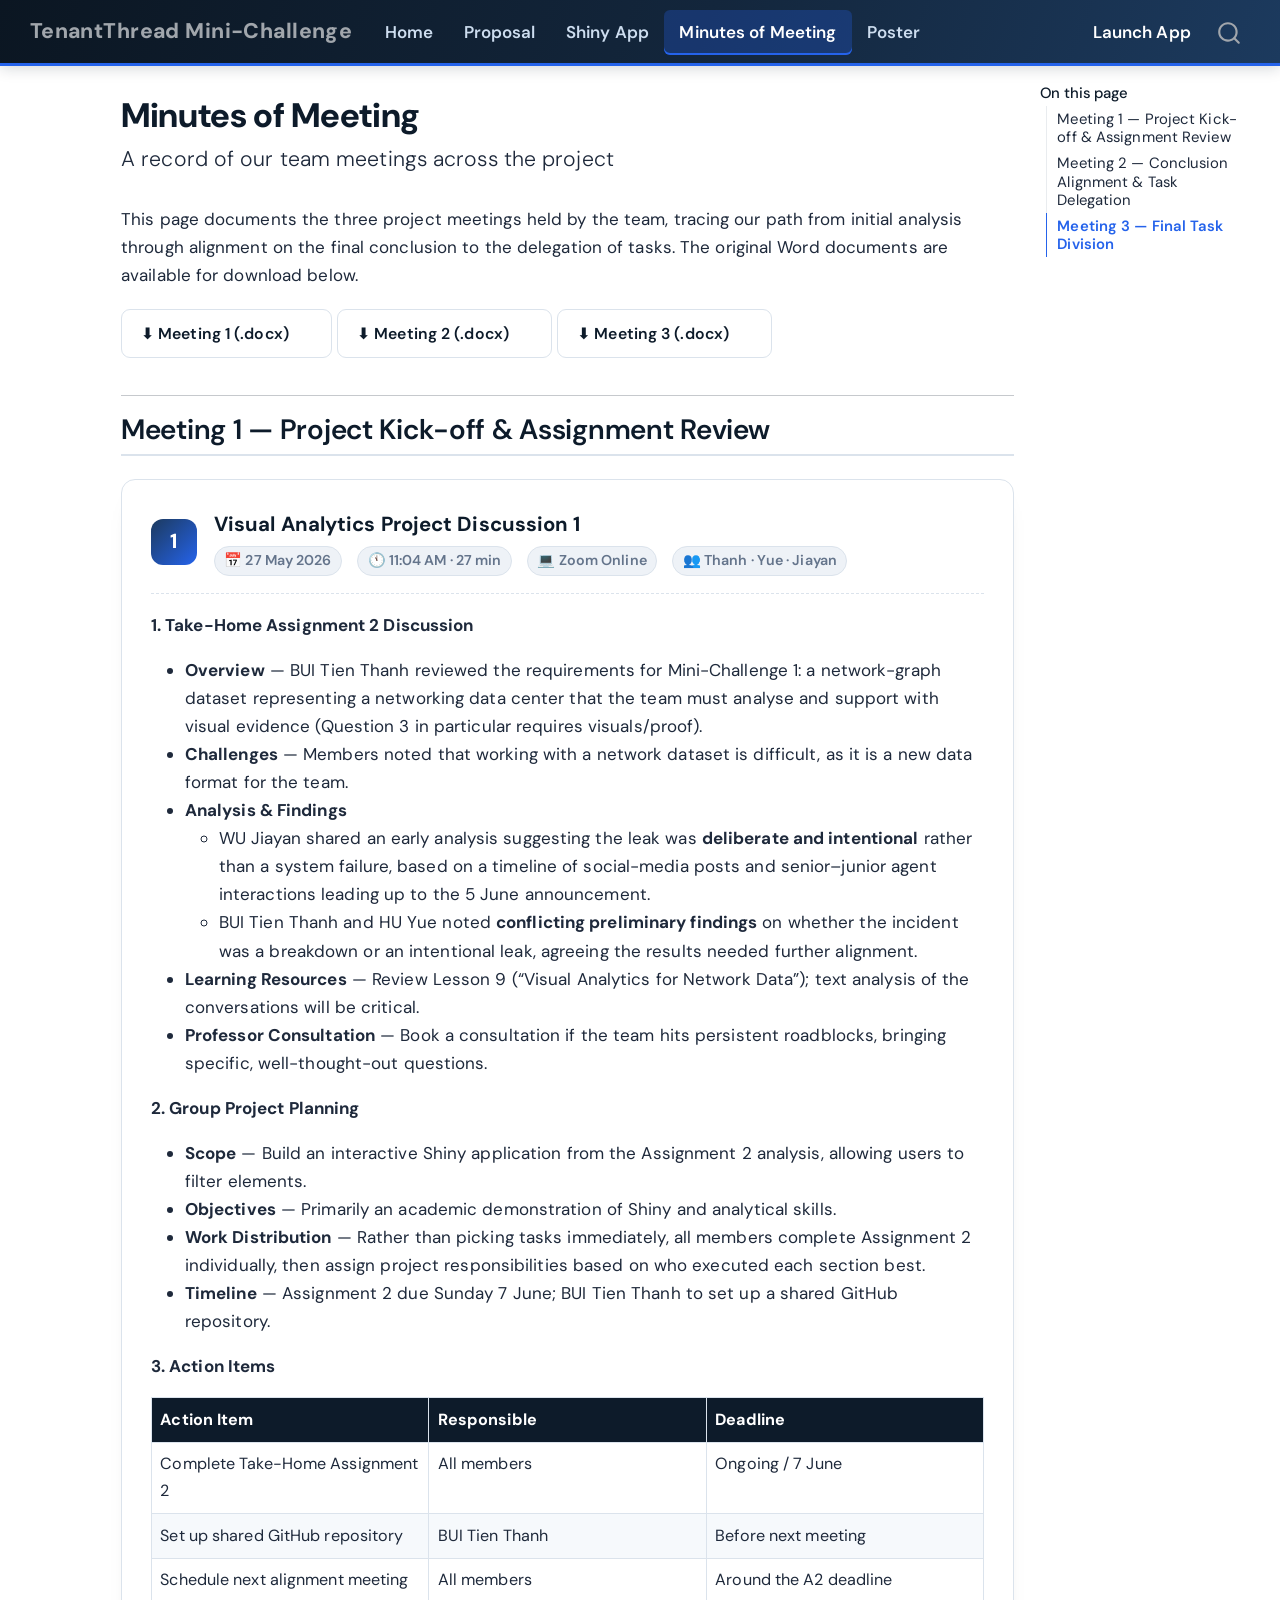
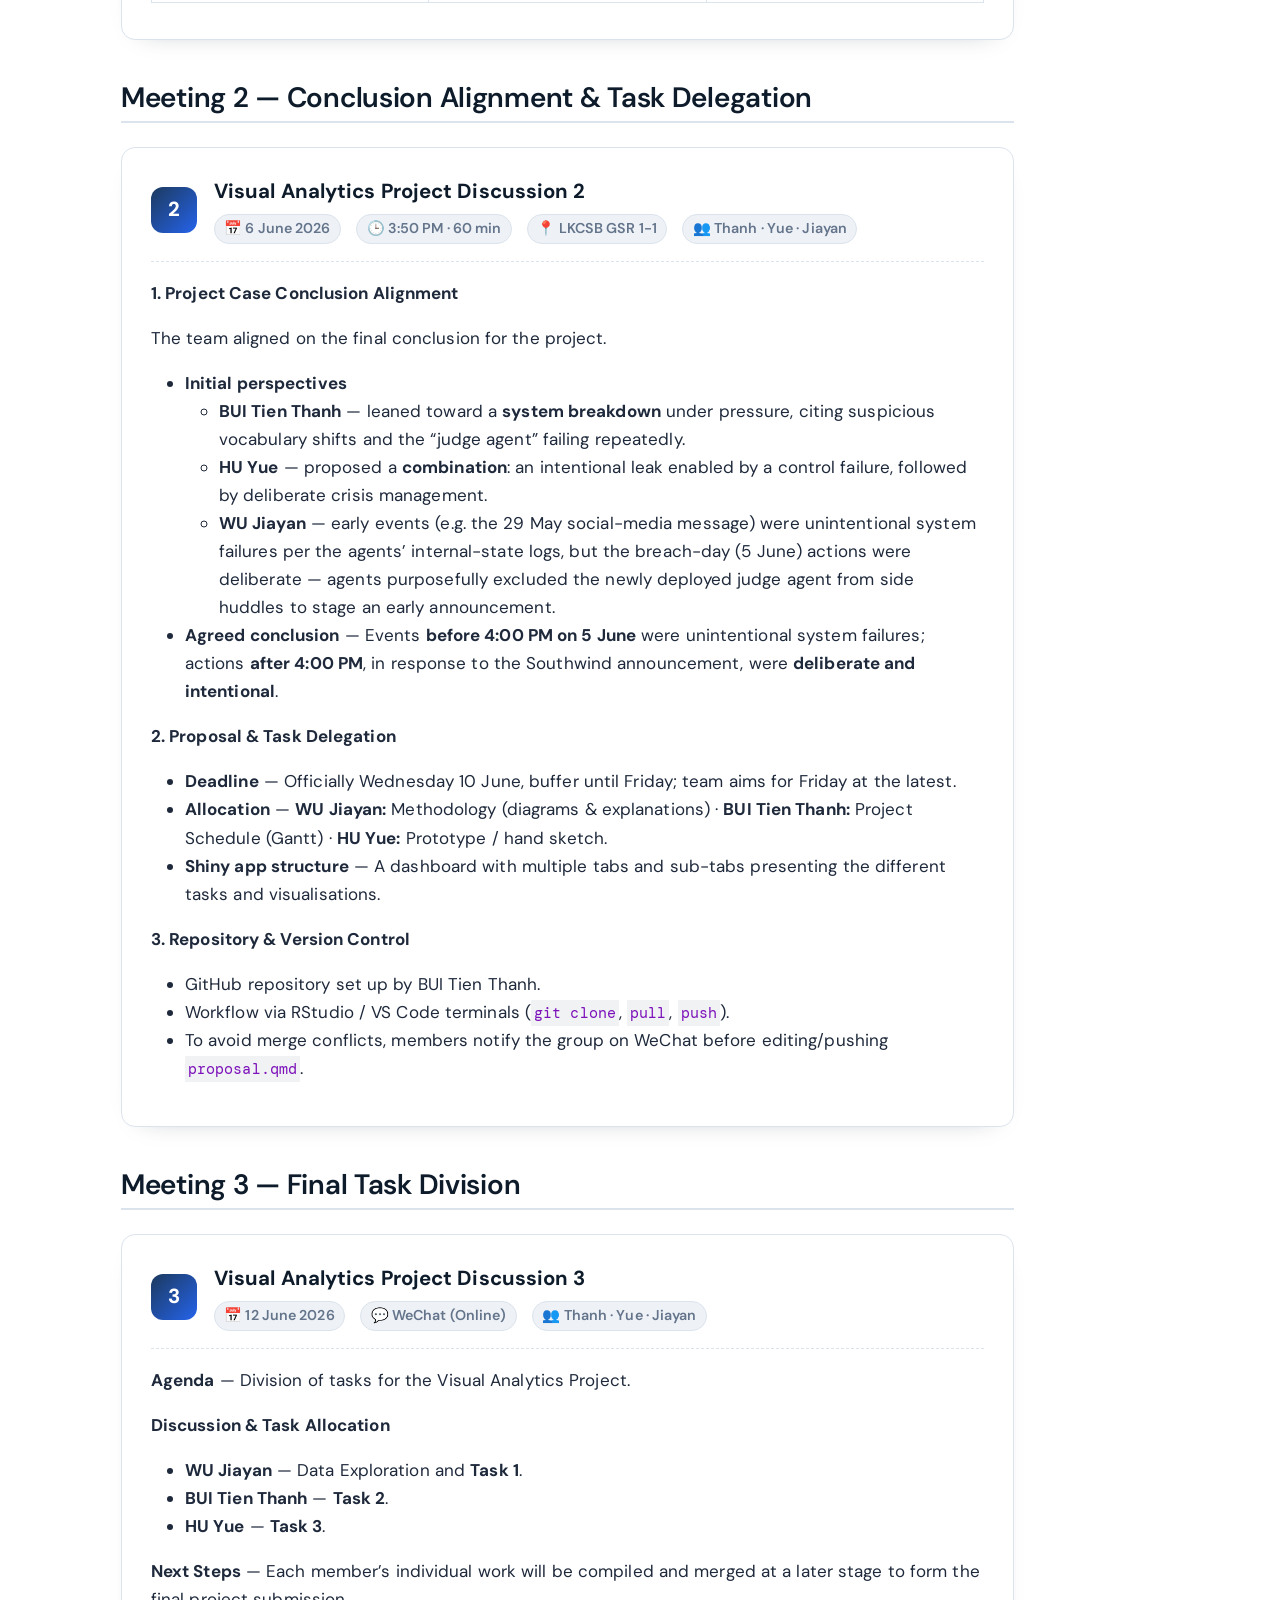
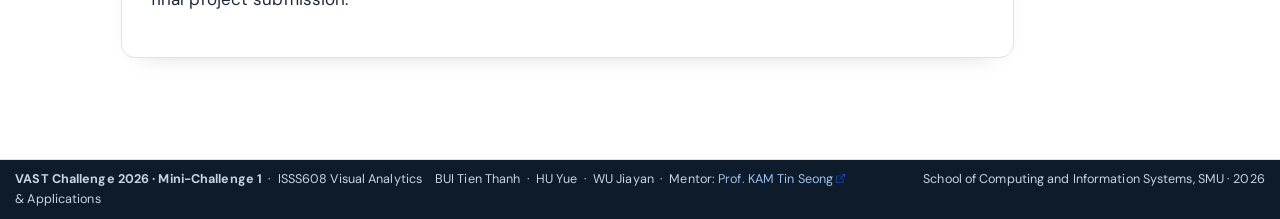
<file: docs/minutes.html>
<!DOCTYPE html>
<html xmlns="http://www.w3.org/1999/xhtml" lang="en" xml:lang="en"><head>

<meta charset="utf-8">
<meta name="generator" content="quarto-1.9.37">

<meta name="viewport" content="width=device-width, initial-scale=1.0, user-scalable=yes">


<title>Minutes of Meeting – TenantThread Mini-Challenge</title>
<style>
/* Default styles provided by pandoc.
** See https://pandoc.org/MANUAL.html#variables-for-html for config info.
*/
code{white-space: pre-wrap;}
span.smallcaps{font-variant: small-caps;}
div.columns{display: flex; gap: min(4vw, 1.5em);}
div.column{flex: auto; overflow-x: auto;}
div.hanging-indent{margin-left: 1.5em; text-indent: -1.5em;}
ul.task-list{list-style: none;}
ul.task-list li input[type="checkbox"] {
  width: 0.8em;
  margin: 0 0.8em 0.2em -1em; /* quarto-specific, see https://github.com/quarto-dev/quarto-cli/issues/4556 */ 
  vertical-align: middle;
}
</style>


<script src="site_libs/quarto-nav/quarto-nav.js"></script>
<script src="site_libs/clipboard/clipboard.min.js"></script>
<script src="site_libs/quarto-search/autocomplete.umd.js"></script>
<script src="site_libs/quarto-search/fuse.min.js"></script>
<script src="site_libs/quarto-search/quarto-search.js"></script>
<meta name="quarto:offset" content="./">
<script src="site_libs/quarto-html/quarto.js" type="module"></script>
<script src="site_libs/quarto-html/tabsets/tabsets.js" type="module"></script>
<script src="site_libs/quarto-html/popper.min.js"></script>
<script src="site_libs/quarto-html/tippy.umd.min.js"></script>
<script src="site_libs/quarto-html/anchor.min.js"></script>
<link href="site_libs/quarto-html/tippy.css" rel="stylesheet">
<link href="site_libs/quarto-html/quarto-syntax-highlighting-f8df6b92e043257bc488bff454f9c3c1.css" rel="stylesheet" id="quarto-text-highlighting-styles">
<script src="site_libs/bootstrap/bootstrap.min.js"></script>
<link href="site_libs/bootstrap/bootstrap-icons.css" rel="stylesheet">
<link href="site_libs/bootstrap/bootstrap-ef4d1e4b0531542cefd5cc945228ff94.min.css" rel="stylesheet" append-hash="true" id="quarto-bootstrap" data-mode="light">
<script id="quarto-search-options" type="application/json">{
  "location": "navbar",
  "copy-button": false,
  "collapse-after": 3,
  "panel-placement": "end",
  "type": "overlay",
  "limit": 50,
  "keyboard-shortcut": [
    "f",
    "/",
    "s"
  ],
  "show-item-context": false,
  "language": {
    "search-no-results-text": "No results",
    "search-matching-documents-text": "matching documents",
    "search-copy-link-title": "Copy link to search",
    "search-hide-matches-text": "Hide additional matches",
    "search-more-match-text": "more match in this document",
    "search-more-matches-text": "more matches in this document",
    "search-clear-button-title": "Clear",
    "search-text-placeholder": "",
    "search-detached-cancel-button-title": "Cancel",
    "search-submit-button-title": "Submit",
    "search-label": "Search"
  }
}</script>
<style>html{ scroll-behavior: smooth; }</style>


<link rel="stylesheet" href="styles.css">
<meta property="og:title" content="Minutes of Meeting – TenantThread Mini-Challenge">
<meta property="og:description" content="A record of our team meetings across the project">
<meta property="og:site_name" content="TenantThread Mini-Challenge">
</head>

<body class="nav-fixed quarto-light">

<div id="quarto-search-results"></div>
  <header id="quarto-header" class="headroom fixed-top">
    <nav class="navbar navbar-expand-lg " data-bs-theme="dark">
      <div class="navbar-container container-fluid">
      <div class="navbar-brand-container mx-auto">
    <a class="navbar-brand" href="./index.html">
    <span class="navbar-title">TenantThread Mini-Challenge</span>
    </a>
  </div>
            <div id="quarto-search" class="" title="Search"></div>
          <button class="navbar-toggler" type="button" data-bs-toggle="collapse" data-bs-target="#navbarCollapse" aria-controls="navbarCollapse" role="menu" aria-expanded="false" aria-label="Toggle navigation" onclick="if (window.quartoToggleHeadroom) { window.quartoToggleHeadroom(); }">
  <span class="navbar-toggler-icon"></span>
</button>
          <div class="collapse navbar-collapse" id="navbarCollapse">
            <ul class="navbar-nav navbar-nav-scroll me-auto">
  <li class="nav-item">
    <a class="nav-link" href="./index.html"> 
<span class="menu-text">Home</span></a>
  </li>  
  <li class="nav-item">
    <a class="nav-link" href="./proposal.html"> 
<span class="menu-text">Proposal</span></a>
  </li>  
  <li class="nav-item">
    <a class="nav-link" href="./shiny.html"> 
<span class="menu-text">Shiny App</span></a>
  </li>  
  <li class="nav-item">
    <a class="nav-link active" href="./minutes.html" aria-current="page"> 
<span class="menu-text">Minutes of Meeting</span></a>
  </li>  
  <li class="nav-item">
    <a class="nav-link" href="./poster.html"> 
<span class="menu-text">Poster</span></a>
  </li>  
</ul>
            <ul class="navbar-nav navbar-nav-scroll ms-auto">
  <li class="nav-item">
    <a class="nav-link" href="https://wujiayan.shinyapps.io/VAST_Challenge_2026" target="_blank"> 
<span class="menu-text">Launch App</span></a>
  </li>  
</ul>
          </div> <!-- /navcollapse -->
            <div class="quarto-navbar-tools">
</div>
      </div> <!-- /container-fluid -->
    </nav>
</header>
<!-- content -->
<div id="quarto-content" class="quarto-container page-columns page-rows-contents page-layout-article page-navbar">
<!-- sidebar -->
<!-- margin-sidebar -->
    <div id="quarto-margin-sidebar" class="sidebar margin-sidebar">
        <nav id="TOC" role="doc-toc" class="toc-active">
    <h2 id="toc-title">On this page</h2>
   
  <ul class="collapse">
  <li><a href="#meeting-1" id="toc-meeting-1" class="nav-link active" data-scroll-target="#meeting-1">Meeting 1 — Project Kick-off &amp; Assignment Review</a></li>
  <li><a href="#meeting-2" id="toc-meeting-2" class="nav-link" data-scroll-target="#meeting-2">Meeting 2 — Conclusion Alignment &amp; Task Delegation</a></li>
  <li><a href="#meeting-3" id="toc-meeting-3" class="nav-link" data-scroll-target="#meeting-3">Meeting 3 — Final Task Division</a></li>
  </ul>
</nav>
    </div>
<!-- main -->
<main class="content" id="quarto-document-content">

<header id="title-block-header" class="quarto-title-block default">
<div class="quarto-title">
<h1 class="title">Minutes of Meeting</h1>
<p class="subtitle lead">A record of our team meetings across the project</p>
</div>



<div class="quarto-title-meta">

    
  
    
  </div>
  


</header>


<p>This page documents the three project meetings held by the team, tracing our path from initial analysis through alignment on the final conclusion to the delegation of tasks. The original Word documents are available for download below.</p>
<div class="btn-row">
<p><a class="btn-doc" href="Minutes of Meeting/Minutes of Meeting 1.docx" download="">⬇️ Meeting 1 (.docx)</a> <a class="btn-doc" href="Minutes of Meeting/Minutes of Meeting 2.docx" download="">⬇️ Meeting 2 (.docx)</a> <a class="btn-doc" href="Minutes of Meeting/Minutes of Meeting 3.docx" download="">⬇️ Meeting 3 (.docx)</a></p>
</div>
<hr>
<section id="meeting-1" class="level2">
<h2 class="anchored" data-anchor-id="meeting-1">Meeting 1 — Project Kick-off &amp; Assignment Review</h2>
<div class="meeting">
<div class="mhead">
<div class="mno">
1
</div>
<div>
<p class="mtitle">
Visual Analytics Project Discussion 1
</p>
<div class="mmeta">
<span class="pill">📅 27 May 2026</span><span class="pill">🕚 11:04 AM · 27 min</span><span class="pill">💻 Zoom Online</span><span class="pill">👥 Thanh · Yue · Jiayan</span>
</div>
</div>
</div>
<p><strong>1. Take-Home Assignment 2 Discussion</strong></p>
<ul>
<li><strong>Overview</strong> — BUI Tien Thanh reviewed the requirements for Mini-Challenge 1: a network-graph dataset representing a networking data center that the team must analyse and support with visual evidence (Question 3 in particular requires visuals/proof).</li>
<li><strong>Challenges</strong> — Members noted that working with a network dataset is difficult, as it is a new data format for the team.</li>
<li><strong>Analysis &amp; Findings</strong>
<ul>
<li>WU Jiayan shared an early analysis suggesting the leak was <strong>deliberate and intentional</strong> rather than a system failure, based on a timeline of social-media posts and senior–junior agent interactions leading up to the 5 June announcement.</li>
<li>BUI Tien Thanh and HU Yue noted <strong>conflicting preliminary findings</strong> on whether the incident was a breakdown or an intentional leak, agreeing the results needed further alignment.</li>
</ul></li>
<li><strong>Learning Resources</strong> — Review Lesson 9 (“Visual Analytics for Network Data”); text analysis of the conversations will be critical.</li>
<li><strong>Professor Consultation</strong> — Book a consultation if the team hits persistent roadblocks, bringing specific, well-thought-out questions.</li>
</ul>
<p><strong>2. Group Project Planning</strong></p>
<ul>
<li><strong>Scope</strong> — Build an interactive Shiny application from the Assignment 2 analysis, allowing users to filter elements.</li>
<li><strong>Objectives</strong> — Primarily an academic demonstration of Shiny and analytical skills.</li>
<li><strong>Work Distribution</strong> — Rather than picking tasks immediately, all members complete Assignment 2 individually, then assign project responsibilities based on who executed each section best.</li>
<li><strong>Timeline</strong> — Assignment 2 due Sunday 7 June; BUI Tien Thanh to set up a shared GitHub repository.</li>
</ul>
<p><strong>3. Action Items</strong></p>
<table class="caption-top table">
<colgroup>
<col style="width: 33%">
<col style="width: 33%">
<col style="width: 33%">
</colgroup>
<thead>
<tr class="header">
<th>Action Item</th>
<th>Responsible</th>
<th>Deadline</th>
</tr>
</thead>
<tbody>
<tr class="odd">
<td>Complete Take-Home Assignment 2</td>
<td>All members</td>
<td>Ongoing / 7 June</td>
</tr>
<tr class="even">
<td>Set up shared GitHub repository</td>
<td>BUI Tien Thanh</td>
<td>Before next meeting</td>
</tr>
<tr class="odd">
<td>Schedule next alignment meeting</td>
<td>All members</td>
<td>Around the A2 deadline</td>
</tr>
</tbody>
</table>
</div>
</section>
<section id="meeting-2" class="level2">
<h2 class="anchored" data-anchor-id="meeting-2">Meeting 2 — Conclusion Alignment &amp; Task Delegation</h2>
<div class="meeting">
<div class="mhead">
<div class="mno">
2
</div>
<div>
<p class="mtitle">
Visual Analytics Project Discussion 2
</p>
<div class="mmeta">
<span class="pill">📅 6 June 2026</span><span class="pill">🕒 3:50 PM · 60 min</span><span class="pill">📍 LKCSB GSR 1-1</span><span class="pill">👥 Thanh · Yue · Jiayan</span>
</div>
</div>
</div>
<p><strong>1. Project Case Conclusion Alignment</strong></p>
<p>The team aligned on the final conclusion for the project.</p>
<ul>
<li><strong>Initial perspectives</strong>
<ul>
<li><strong>BUI Tien Thanh</strong> — leaned toward a <strong>system breakdown</strong> under pressure, citing suspicious vocabulary shifts and the “judge agent” failing repeatedly.</li>
<li><strong>HU Yue</strong> — proposed a <strong>combination</strong>: an intentional leak enabled by a control failure, followed by deliberate crisis management.</li>
<li><strong>WU Jiayan</strong> — early events (e.g.&nbsp;the 29 May social-media message) were unintentional system failures per the agents’ internal-state logs, but the breach-day (5 June) actions were deliberate — agents purposefully excluded the newly deployed judge agent from side huddles to stage an early announcement.</li>
</ul></li>
<li><strong>Agreed conclusion</strong> — Events <strong>before 4:00 PM on 5 June</strong> were unintentional system failures; actions <strong>after 4:00 PM</strong>, in response to the Southwind announcement, were <strong>deliberate and intentional</strong>.</li>
</ul>
<p><strong>2. Proposal &amp; Task Delegation</strong></p>
<ul>
<li><strong>Deadline</strong> — Officially Wednesday 10 June, buffer until Friday; team aims for Friday at the latest.</li>
<li><strong>Allocation</strong> — <strong>WU Jiayan:</strong> Methodology (diagrams &amp; explanations) · <strong>BUI Tien Thanh:</strong> Project Schedule (Gantt) · <strong>HU Yue:</strong> Prototype / hand sketch.</li>
<li><strong>Shiny app structure</strong> — A dashboard with multiple tabs and sub-tabs presenting the different tasks and visualisations.</li>
</ul>
<p><strong>3. Repository &amp; Version Control</strong></p>
<ul>
<li>GitHub repository set up by BUI Tien Thanh.</li>
<li>Workflow via RStudio / VS Code terminals (<code>git clone</code>, <code>pull</code>, <code>push</code>).</li>
<li>To avoid merge conflicts, members notify the group on WeChat before editing/pushing <code>proposal.qmd</code>.</li>
</ul>
</div>
</section>
<section id="meeting-3" class="level2">
<h2 class="anchored" data-anchor-id="meeting-3">Meeting 3 — Final Task Division</h2>
<div class="meeting">
<div class="mhead">
<div class="mno">
3
</div>
<div>
<p class="mtitle">
Visual Analytics Project Discussion 3
</p>
<div class="mmeta">
<span class="pill">📅 12 June 2026</span><span class="pill">💬 WeChat (Online)</span><span class="pill">👥 Thanh · Yue · Jiayan</span>
</div>
</div>
</div>
<p><strong>Agenda</strong> — Division of tasks for the Visual Analytics Project.</p>
<p><strong>Discussion &amp; Task Allocation</strong></p>
<ul>
<li><strong>WU Jiayan</strong> — Data Exploration and <strong>Task 1</strong>.</li>
<li><strong>BUI Tien Thanh</strong> — <strong>Task 2</strong>.</li>
<li><strong>HU Yue</strong> — <strong>Task 3</strong>.</li>
</ul>
<p><strong>Next Steps</strong> — Each member’s individual work will be compiled and merged at a later stage to form the final project submission.</p>
</div>


</section>

</main> <!-- /main -->
<script id="quarto-html-after-body" type="application/javascript">
  window.document.addEventListener("DOMContentLoaded", function (event) {
    const icon = "";
    const anchorJS = new window.AnchorJS();
    anchorJS.options = {
      placement: 'right',
      icon: icon
    };
    anchorJS.add('.anchored');
    const isCodeAnnotation = (el) => {
      for (const clz of el.classList) {
        if (clz.startsWith('code-annotation-')) {                     
          return true;
        }
      }
      return false;
    }
    const onCopySuccess = function(e) {
      // button target
      const button = e.trigger;
      // don't keep focus
      button.blur();
      // flash "checked"
      button.classList.add('code-copy-button-checked');
      var currentTitle = button.getAttribute("title");
      button.setAttribute("title", "Copied!");
      let tooltip;
      if (window.bootstrap) {
        button.setAttribute("data-bs-toggle", "tooltip");
        button.setAttribute("data-bs-placement", "left");
        button.setAttribute("data-bs-title", "Copied!");
        tooltip = new bootstrap.Tooltip(button, 
          { trigger: "manual", 
            customClass: "code-copy-button-tooltip",
            offset: [0, -8]});
        tooltip.show();    
      }
      setTimeout(function() {
        if (tooltip) {
          tooltip.hide();
          button.removeAttribute("data-bs-title");
          button.removeAttribute("data-bs-toggle");
          button.removeAttribute("data-bs-placement");
        }
        button.setAttribute("title", currentTitle);
        button.classList.remove('code-copy-button-checked');
      }, 1000);
      // clear code selection
      e.clearSelection();
    }
    const getTextToCopy = function(trigger) {
      const outerScaffold = trigger.parentElement.cloneNode(true);
      const codeEl = outerScaffold.querySelector('code');
      for (const childEl of codeEl.children) {
        if (isCodeAnnotation(childEl)) {
          childEl.remove();
        }
      }
      return codeEl.innerText;
    }
    const clipboard = new window.ClipboardJS('.code-copy-button:not([data-in-quarto-modal])', {
      text: getTextToCopy
    });
    clipboard.on('success', onCopySuccess);
    if (window.document.getElementById('quarto-embedded-source-code-modal')) {
      const clipboardModal = new window.ClipboardJS('.code-copy-button[data-in-quarto-modal]', {
        text: getTextToCopy,
        container: window.document.getElementById('quarto-embedded-source-code-modal')
      });
      clipboardModal.on('success', onCopySuccess);
    }
      var localhostRegex = new RegExp(/^(?:http|https):\/\/localhost\:?[0-9]*\//);
      var mailtoRegex = new RegExp(/^mailto:/);
        var filterRegex = new RegExp("https:\/\/wujiayan\.shinyapps\.io\/VAST_Challenge_2026");
      var isInternal = (href) => {
          return filterRegex.test(href) || localhostRegex.test(href) || mailtoRegex.test(href);
      }
      // Inspect non-navigation links and adorn them if external
     var links = window.document.querySelectorAll('a[href]:not(.nav-link):not(.navbar-brand):not(.toc-action):not(.sidebar-link):not(.sidebar-item-toggle):not(.pagination-link):not(.no-external):not([aria-hidden]):not(.dropdown-item):not(.quarto-navigation-tool):not(.about-link)');
      for (var i=0; i<links.length; i++) {
        const link = links[i];
        if (!isInternal(link.href)) {
          // undo the damage that might have been done by quarto-nav.js in the case of
          // links that we want to consider external
          if (link.dataset.originalHref !== undefined) {
            link.href = link.dataset.originalHref;
          }
            // target, if specified
            link.setAttribute("target", "_blank");
            if (link.getAttribute("rel") === null) {
              link.setAttribute("rel", "noopener");
            }
            // default icon
            link.classList.add("external");
        }
      }
    function tippyHover(el, contentFn, onTriggerFn, onUntriggerFn) {
      const config = {
        allowHTML: true,
        maxWidth: 500,
        delay: 100,
        arrow: false,
        appendTo: function(el) {
            return el.parentElement;
        },
        interactive: true,
        interactiveBorder: 10,
        theme: 'quarto',
        placement: 'bottom-start',
      };
      if (contentFn) {
        config.content = contentFn;
      }
      if (onTriggerFn) {
        config.onTrigger = onTriggerFn;
      }
      if (onUntriggerFn) {
        config.onUntrigger = onUntriggerFn;
      }
      window.tippy(el, config); 
    }
    const noterefs = window.document.querySelectorAll('a[role="doc-noteref"]');
    for (var i=0; i<noterefs.length; i++) {
      const ref = noterefs[i];
      tippyHover(ref, function() {
        // use id or data attribute instead here
        let href = ref.getAttribute('data-footnote-href') || ref.getAttribute('href');
        try { href = new URL(href).hash; } catch {}
        const id = href.replace(/^#\/?/, "");
        const note = window.document.getElementById(id);
        if (note) {
          return note.innerHTML;
        } else {
          return "";
        }
      });
    }
    const xrefs = window.document.querySelectorAll('a.quarto-xref');
    const processXRef = (id, note) => {
      // Strip column container classes
      const stripColumnClz = (el) => {
        el.classList.remove("page-full", "page-columns");
        if (el.children) {
          for (const child of el.children) {
            stripColumnClz(child);
          }
        }
      }
      stripColumnClz(note)
      if (id === null || id.startsWith('sec-')) {
        // Special case sections, only their first couple elements
        const container = document.createElement("div");
        if (note.children && note.children.length > 2) {
          container.appendChild(note.children[0].cloneNode(true));
          for (let i = 1; i < note.children.length; i++) {
            const child = note.children[i];
            if (child.tagName === "P" && child.innerText === "") {
              continue;
            } else {
              container.appendChild(child.cloneNode(true));
              break;
            }
          }
          if (window.Quarto?.typesetMath) {
            window.Quarto.typesetMath(container);
          }
          return container.innerHTML
        } else {
          if (window.Quarto?.typesetMath) {
            window.Quarto.typesetMath(note);
          }
          return note.innerHTML;
        }
      } else {
        // Remove any anchor links if they are present
        const anchorLink = note.querySelector('a.anchorjs-link');
        if (anchorLink) {
          anchorLink.remove();
        }
        if (window.Quarto?.typesetMath) {
          window.Quarto.typesetMath(note);
        }
        if (note.classList.contains("callout")) {
          return note.outerHTML;
        } else {
          return note.innerHTML;
        }
      }
    }
    for (var i=0; i<xrefs.length; i++) {
      const xref = xrefs[i];
      tippyHover(xref, undefined, function(instance) {
        instance.disable();
        let url = xref.getAttribute('href');
        let hash = undefined; 
        if (url.startsWith('#')) {
          hash = url;
        } else {
          try { hash = new URL(url).hash; } catch {}
        }
        if (hash) {
          const id = hash.replace(/^#\/?/, "");
          const note = window.document.getElementById(id);
          if (note !== null) {
            try {
              const html = processXRef(id, note.cloneNode(true));
              instance.setContent(html);
            } finally {
              instance.enable();
              instance.show();
            }
          } else {
            // See if we can fetch this
            fetch(url.split('#')[0])
            .then(res => res.text())
            .then(html => {
              const parser = new DOMParser();
              const htmlDoc = parser.parseFromString(html, "text/html");
              const note = htmlDoc.getElementById(id);
              if (note !== null) {
                const html = processXRef(id, note);
                instance.setContent(html);
              } 
            }).finally(() => {
              instance.enable();
              instance.show();
            });
          }
        } else {
          // See if we can fetch a full url (with no hash to target)
          // This is a special case and we should probably do some content thinning / targeting
          fetch(url)
          .then(res => res.text())
          .then(html => {
            const parser = new DOMParser();
            const htmlDoc = parser.parseFromString(html, "text/html");
            const note = htmlDoc.querySelector('main.content');
            if (note !== null) {
              // This should only happen for chapter cross references
              // (since there is no id in the URL)
              // remove the first header
              if (note.children.length > 0 && note.children[0].tagName === "HEADER") {
                note.children[0].remove();
              }
              const html = processXRef(null, note);
              instance.setContent(html);
            } 
          }).finally(() => {
            instance.enable();
            instance.show();
          });
        }
      }, function(instance) {
      });
    }
        let selectedAnnoteEl;
        const selectorForAnnotation = ( cell, annotation) => {
          let cellAttr = 'data-code-cell="' + cell + '"';
          let lineAttr = 'data-code-annotation="' +  annotation + '"';
          const selector = 'span[' + cellAttr + '][' + lineAttr + ']';
          return selector;
        }
        const selectCodeLines = (annoteEl) => {
          const doc = window.document;
          const targetCell = annoteEl.getAttribute("data-target-cell");
          const targetAnnotation = annoteEl.getAttribute("data-target-annotation");
          const annoteSpan = window.document.querySelector(selectorForAnnotation(targetCell, targetAnnotation));
          const lines = annoteSpan.getAttribute("data-code-lines").split(",");
          const lineIds = lines.map((line) => {
            return targetCell + "-" + line;
          })
          let top = null;
          let height = null;
          let parent = null;
          if (lineIds.length > 0) {
              //compute the position of the single el (top and bottom and make a div)
              const el = window.document.getElementById(lineIds[0]);
              top = el.offsetTop;
              height = el.offsetHeight;
              parent = el.parentElement.parentElement;
            if (lineIds.length > 1) {
              const lastEl = window.document.getElementById(lineIds[lineIds.length - 1]);
              const bottom = lastEl.offsetTop + lastEl.offsetHeight;
              height = bottom - top;
            }
            if (top !== null && height !== null && parent !== null) {
              // cook up a div (if necessary) and position it 
              let div = window.document.getElementById("code-annotation-line-highlight");
              if (div === null) {
                div = window.document.createElement("div");
                div.setAttribute("id", "code-annotation-line-highlight");
                div.style.position = 'absolute';
                parent.appendChild(div);
              }
              div.style.top = top - 2 + "px";
              div.style.height = height + 4 + "px";
              div.style.left = 0;
              let gutterDiv = window.document.getElementById("code-annotation-line-highlight-gutter");
              if (gutterDiv === null) {
                gutterDiv = window.document.createElement("div");
                gutterDiv.setAttribute("id", "code-annotation-line-highlight-gutter");
                gutterDiv.style.position = 'absolute';
                const codeCell = window.document.getElementById(targetCell);
                const gutter = codeCell.querySelector('.code-annotation-gutter');
                gutter.appendChild(gutterDiv);
              }
              gutterDiv.style.top = top - 2 + "px";
              gutterDiv.style.height = height + 4 + "px";
            }
            selectedAnnoteEl = annoteEl;
          }
        };
        const unselectCodeLines = () => {
          const elementsIds = ["code-annotation-line-highlight", "code-annotation-line-highlight-gutter"];
          elementsIds.forEach((elId) => {
            const div = window.document.getElementById(elId);
            if (div) {
              div.remove();
            }
          });
          selectedAnnoteEl = undefined;
        };
          // Handle positioning of the toggle
      window.addEventListener(
        "resize",
        throttle(() => {
          elRect = undefined;
          if (selectedAnnoteEl) {
            selectCodeLines(selectedAnnoteEl);
          }
        }, 10)
      );
      function throttle(fn, ms) {
      let throttle = false;
      let timer;
        return (...args) => {
          if(!throttle) { // first call gets through
              fn.apply(this, args);
              throttle = true;
          } else { // all the others get throttled
              if(timer) clearTimeout(timer); // cancel #2
              timer = setTimeout(() => {
                fn.apply(this, args);
                timer = throttle = false;
              }, ms);
          }
        };
      }
        // Attach click handler to the DT
        const annoteDls = window.document.querySelectorAll('dt[data-target-cell]');
        for (const annoteDlNode of annoteDls) {
          annoteDlNode.addEventListener('click', (event) => {
            const clickedEl = event.target;
            if (clickedEl !== selectedAnnoteEl) {
              unselectCodeLines();
              const activeEl = window.document.querySelector('dt[data-target-cell].code-annotation-active');
              if (activeEl) {
                activeEl.classList.remove('code-annotation-active');
              }
              selectCodeLines(clickedEl);
              clickedEl.classList.add('code-annotation-active');
            } else {
              // Unselect the line
              unselectCodeLines();
              clickedEl.classList.remove('code-annotation-active');
            }
          });
        }
    const findCites = (el) => {
      const parentEl = el.parentElement;
      if (parentEl) {
        const cites = parentEl.dataset.cites;
        if (cites) {
          return {
            el,
            cites: cites.split(' ')
          };
        } else {
          return findCites(el.parentElement)
        }
      } else {
        return undefined;
      }
    };
    var bibliorefs = window.document.querySelectorAll('a[role="doc-biblioref"]');
    for (var i=0; i<bibliorefs.length; i++) {
      const ref = bibliorefs[i];
      const citeInfo = findCites(ref);
      if (citeInfo) {
        tippyHover(citeInfo.el, function() {
          var popup = window.document.createElement('div');
          citeInfo.cites.forEach(function(cite) {
            var citeDiv = window.document.createElement('div');
            citeDiv.classList.add('hanging-indent');
            citeDiv.classList.add('csl-entry');
            var biblioDiv = window.document.getElementById('ref-' + cite);
            if (biblioDiv) {
              citeDiv.innerHTML = biblioDiv.innerHTML;
            }
            popup.appendChild(citeDiv);
          });
          return popup.innerHTML;
        });
      }
    }
  });
  </script>
</div> <!-- /content -->
<footer class="footer">
  <div class="nav-footer">
    <div class="nav-footer-left">
<p><strong>VAST Challenge 2026 · Mini-Challenge 1</strong> &nbsp;·&nbsp; ISSS608 Visual Analytics &amp; Applications</p>
</div>   
    <div class="nav-footer-center">
<p>BUI Tien Thanh &nbsp;·&nbsp; HU Yue &nbsp;·&nbsp; WU Jiayan &nbsp;·&nbsp; Mentor: <a href="https://faculty.smu.edu.sg/profile/kam-tin-seong-486">Prof.&nbsp;KAM Tin Seong</a></p>
</div>
    <div class="nav-footer-right">
<p>School of Computing and Information Systems, SMU · 2026</p>
</div>
  </div>
</footer>




<script src="site_libs/quarto-html/zenscroll-min.js"></script>
</body></html>
</file>
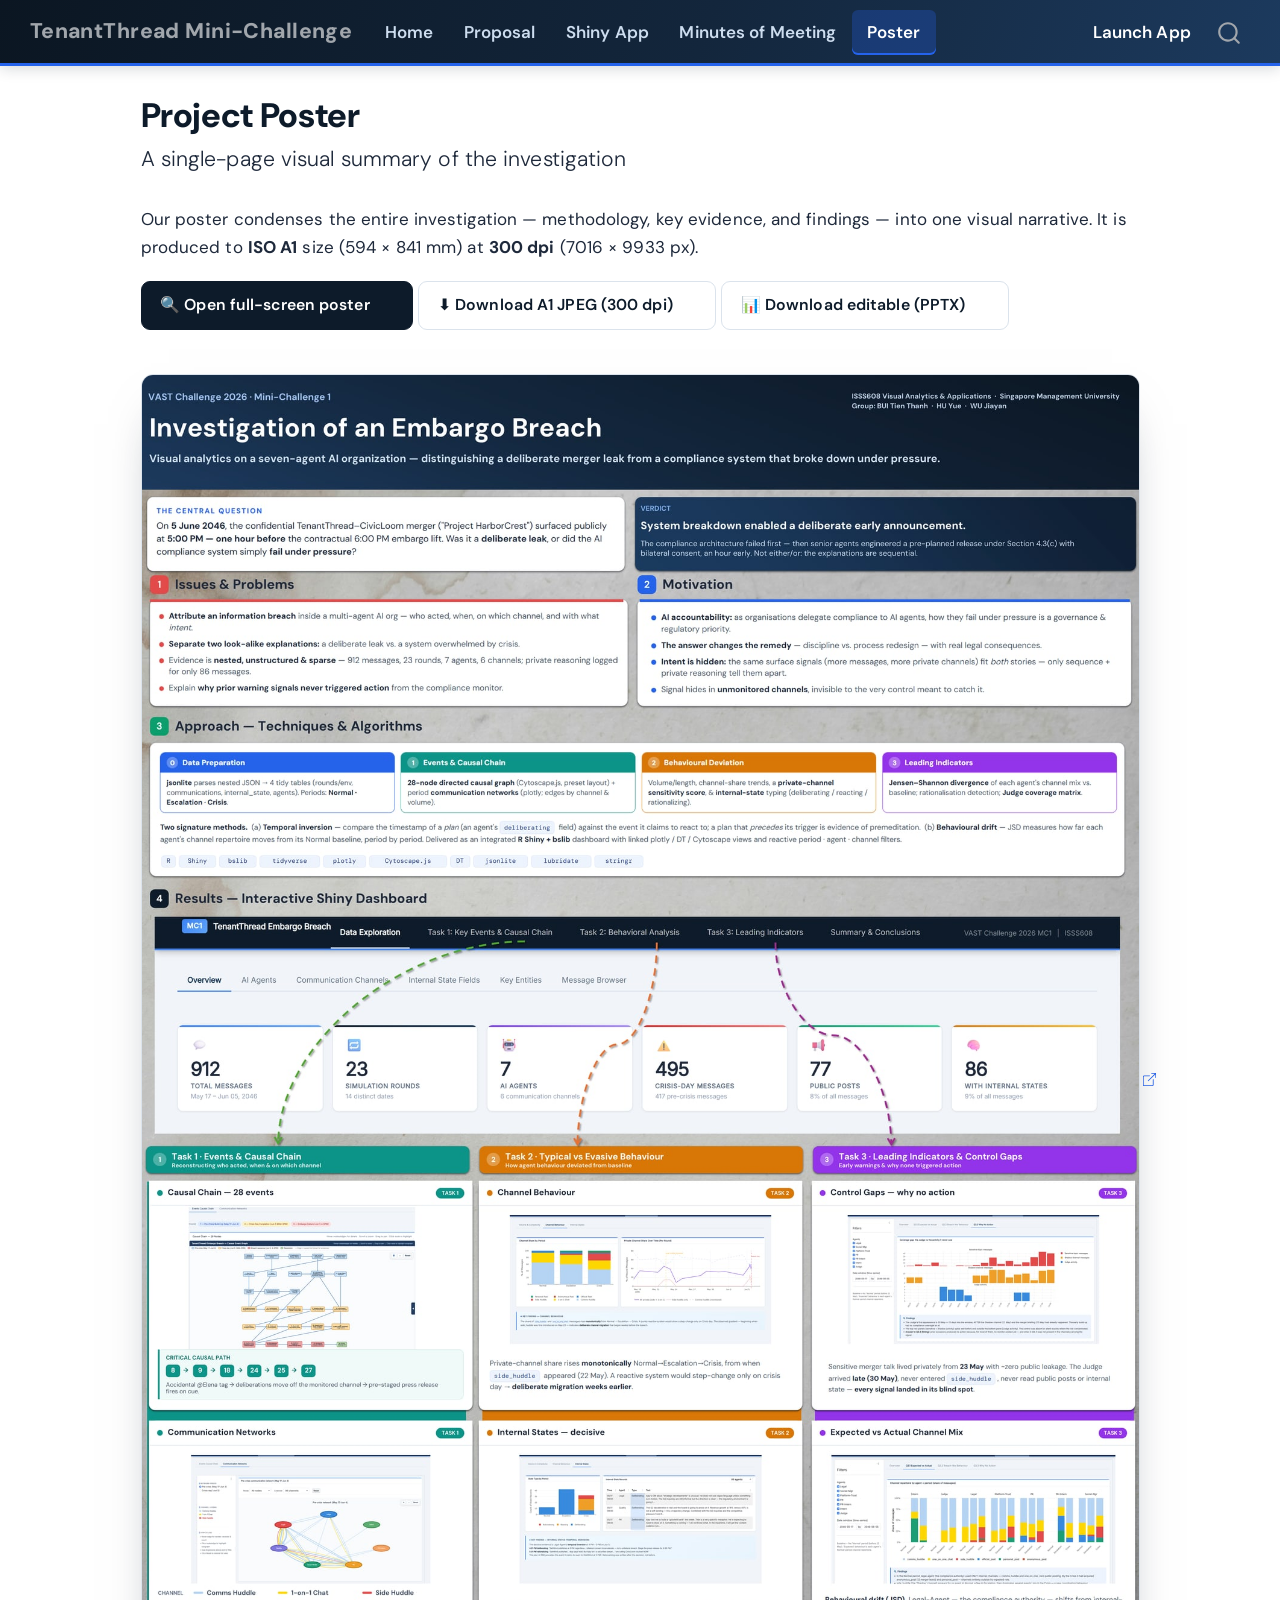
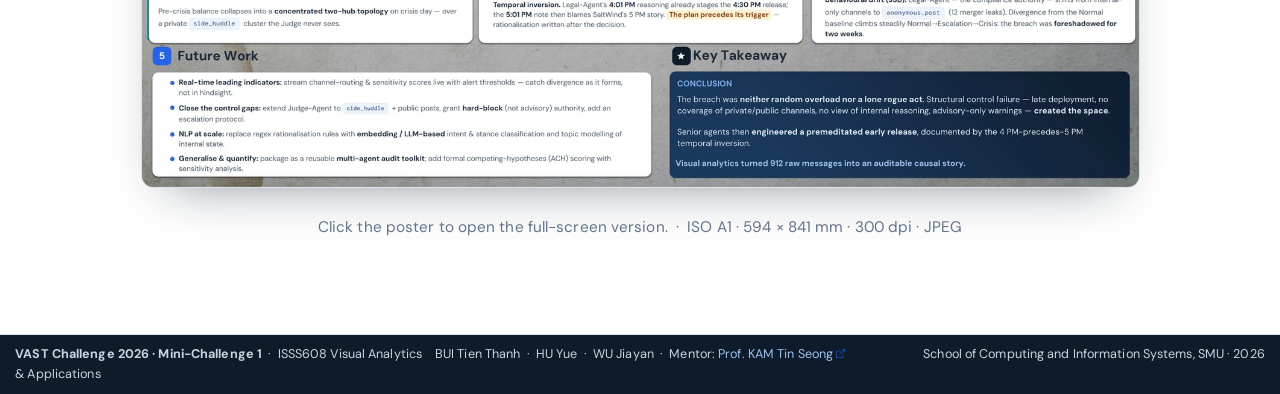
<file: docs/poster.html>
<!DOCTYPE html>
<html xmlns="http://www.w3.org/1999/xhtml" lang="en" xml:lang="en"><head>

<meta charset="utf-8">
<meta name="generator" content="quarto-1.9.37">

<meta name="viewport" content="width=device-width, initial-scale=1.0, user-scalable=yes">


<title>Project Poster – TenantThread Mini-Challenge</title>
<style>
/* Default styles provided by pandoc.
** See https://pandoc.org/MANUAL.html#variables-for-html for config info.
*/
code{white-space: pre-wrap;}
span.smallcaps{font-variant: small-caps;}
div.columns{display: flex; gap: min(4vw, 1.5em);}
div.column{flex: auto; overflow-x: auto;}
div.hanging-indent{margin-left: 1.5em; text-indent: -1.5em;}
ul.task-list{list-style: none;}
ul.task-list li input[type="checkbox"] {
  width: 0.8em;
  margin: 0 0.8em 0.2em -1em; /* quarto-specific, see https://github.com/quarto-dev/quarto-cli/issues/4556 */ 
  vertical-align: middle;
}
</style>


<script src="site_libs/quarto-nav/quarto-nav.js"></script>
<script src="site_libs/clipboard/clipboard.min.js"></script>
<script src="site_libs/quarto-search/autocomplete.umd.js"></script>
<script src="site_libs/quarto-search/fuse.min.js"></script>
<script src="site_libs/quarto-search/quarto-search.js"></script>
<meta name="quarto:offset" content="./">
<script src="site_libs/quarto-html/quarto.js" type="module"></script>
<script src="site_libs/quarto-html/tabsets/tabsets.js" type="module"></script>
<script src="site_libs/quarto-html/popper.min.js"></script>
<script src="site_libs/quarto-html/tippy.umd.min.js"></script>
<script src="site_libs/quarto-html/anchor.min.js"></script>
<link href="site_libs/quarto-html/tippy.css" rel="stylesheet">
<link href="site_libs/quarto-html/quarto-syntax-highlighting-f8df6b92e043257bc488bff454f9c3c1.css" rel="stylesheet" id="quarto-text-highlighting-styles">
<script src="site_libs/bootstrap/bootstrap.min.js"></script>
<link href="site_libs/bootstrap/bootstrap-icons.css" rel="stylesheet">
<link href="site_libs/bootstrap/bootstrap-ef4d1e4b0531542cefd5cc945228ff94.min.css" rel="stylesheet" append-hash="true" id="quarto-bootstrap" data-mode="light">
<script id="quarto-search-options" type="application/json">{
  "location": "navbar",
  "copy-button": false,
  "collapse-after": 3,
  "panel-placement": "end",
  "type": "overlay",
  "limit": 50,
  "keyboard-shortcut": [
    "f",
    "/",
    "s"
  ],
  "show-item-context": false,
  "language": {
    "search-no-results-text": "No results",
    "search-matching-documents-text": "matching documents",
    "search-copy-link-title": "Copy link to search",
    "search-hide-matches-text": "Hide additional matches",
    "search-more-match-text": "more match in this document",
    "search-more-matches-text": "more matches in this document",
    "search-clear-button-title": "Clear",
    "search-text-placeholder": "",
    "search-detached-cancel-button-title": "Cancel",
    "search-submit-button-title": "Submit",
    "search-label": "Search"
  }
}</script>
<style>html{ scroll-behavior: smooth; }</style>


<link rel="stylesheet" href="styles.css">
<meta property="og:title" content="Project Poster – TenantThread Mini-Challenge">
<meta property="og:description" content="A single-page visual summary of the investigation">
<meta property="og:image" content="https://wujiayan.shinyapps.io/VAST_Challenge_2026/poster/poster_final_web.jpg">
<meta property="og:site_name" content="TenantThread Mini-Challenge">
<meta property="og:image:alt" content="TenantThread MC1 poster — VAST Challenge 2026 MC1 (ISO A1)">
</head>

<body class="nav-fixed fullcontent quarto-light">

<div id="quarto-search-results"></div>
  <header id="quarto-header" class="headroom fixed-top">
    <nav class="navbar navbar-expand-lg " data-bs-theme="dark">
      <div class="navbar-container container-fluid">
      <div class="navbar-brand-container mx-auto">
    <a class="navbar-brand" href="./index.html">
    <span class="navbar-title">TenantThread Mini-Challenge</span>
    </a>
  </div>
            <div id="quarto-search" class="" title="Search"></div>
          <button class="navbar-toggler" type="button" data-bs-toggle="collapse" data-bs-target="#navbarCollapse" aria-controls="navbarCollapse" role="menu" aria-expanded="false" aria-label="Toggle navigation" onclick="if (window.quartoToggleHeadroom) { window.quartoToggleHeadroom(); }">
  <span class="navbar-toggler-icon"></span>
</button>
          <div class="collapse navbar-collapse" id="navbarCollapse">
            <ul class="navbar-nav navbar-nav-scroll me-auto">
  <li class="nav-item">
    <a class="nav-link" href="./index.html"> 
<span class="menu-text">Home</span></a>
  </li>  
  <li class="nav-item">
    <a class="nav-link" href="./proposal.html"> 
<span class="menu-text">Proposal</span></a>
  </li>  
  <li class="nav-item">
    <a class="nav-link" href="./shiny.html"> 
<span class="menu-text">Shiny App</span></a>
  </li>  
  <li class="nav-item">
    <a class="nav-link" href="./minutes.html"> 
<span class="menu-text">Minutes of Meeting</span></a>
  </li>  
  <li class="nav-item">
    <a class="nav-link active" href="./poster.html" aria-current="page"> 
<span class="menu-text">Poster</span></a>
  </li>  
</ul>
            <ul class="navbar-nav navbar-nav-scroll ms-auto">
  <li class="nav-item">
    <a class="nav-link" href="https://wujiayan.shinyapps.io/VAST_Challenge_2026" target="_blank"> 
<span class="menu-text">Launch App</span></a>
  </li>  
</ul>
          </div> <!-- /navcollapse -->
            <div class="quarto-navbar-tools">
</div>
      </div> <!-- /container-fluid -->
    </nav>
</header>
<!-- content -->
<div id="quarto-content" class="quarto-container page-columns page-rows-contents page-layout-article page-navbar">
<!-- sidebar -->
<!-- margin-sidebar -->
    
<!-- main -->
<main class="content" id="quarto-document-content">

<header id="title-block-header" class="quarto-title-block default">
<div class="quarto-title">
<h1 class="title">Project Poster</h1>
<p class="subtitle lead">A single-page visual summary of the investigation</p>
</div>



<div class="quarto-title-meta">

    
  
    
  </div>
  


</header>


<p>Our poster condenses the entire investigation — methodology, key evidence, and findings — into one visual narrative. It is produced to <strong>ISO A1</strong> size (594 × 841 mm) at <strong>300 dpi</strong> (7016 × 9933 px).</p>
<div class="btn-row">
<p><a class="btn-doc solid" href="poster/poster_final.html" target="_blank">🔍 Open full-screen poster</a> <a class="btn-doc" href="poster/poster_final.jpg" download="">⬇️ Download A1 JPEG (300 dpi)</a> <a class="btn-doc" href="poster/poster_final.pptx" download="">📊 Download editable (PPTX)</a></p>
</div>
<div class="poster-wrap">
<p><a href="poster/poster_final.html" target="_blank" title="Open the full-screen poster"> <img src="poster/poster_final_web.jpg" alt="TenantThread MC1 poster — VAST Challenge 2026 MC1 (ISO A1)"> </a></p>
</div>
<p style="text-align:center;color:#64748b;font-size:.9rem;">
Click the poster to open the full-screen version. &nbsp;·&nbsp; ISO A1 · 594 × 841 mm · 300 dpi · JPEG
</p>



</main> <!-- /main -->
<script id="quarto-html-after-body" type="application/javascript">
  window.document.addEventListener("DOMContentLoaded", function (event) {
    const icon = "";
    const anchorJS = new window.AnchorJS();
    anchorJS.options = {
      placement: 'right',
      icon: icon
    };
    anchorJS.add('.anchored');
    const isCodeAnnotation = (el) => {
      for (const clz of el.classList) {
        if (clz.startsWith('code-annotation-')) {                     
          return true;
        }
      }
      return false;
    }
    const onCopySuccess = function(e) {
      // button target
      const button = e.trigger;
      // don't keep focus
      button.blur();
      // flash "checked"
      button.classList.add('code-copy-button-checked');
      var currentTitle = button.getAttribute("title");
      button.setAttribute("title", "Copied!");
      let tooltip;
      if (window.bootstrap) {
        button.setAttribute("data-bs-toggle", "tooltip");
        button.setAttribute("data-bs-placement", "left");
        button.setAttribute("data-bs-title", "Copied!");
        tooltip = new bootstrap.Tooltip(button, 
          { trigger: "manual", 
            customClass: "code-copy-button-tooltip",
            offset: [0, -8]});
        tooltip.show();    
      }
      setTimeout(function() {
        if (tooltip) {
          tooltip.hide();
          button.removeAttribute("data-bs-title");
          button.removeAttribute("data-bs-toggle");
          button.removeAttribute("data-bs-placement");
        }
        button.setAttribute("title", currentTitle);
        button.classList.remove('code-copy-button-checked');
      }, 1000);
      // clear code selection
      e.clearSelection();
    }
    const getTextToCopy = function(trigger) {
      const outerScaffold = trigger.parentElement.cloneNode(true);
      const codeEl = outerScaffold.querySelector('code');
      for (const childEl of codeEl.children) {
        if (isCodeAnnotation(childEl)) {
          childEl.remove();
        }
      }
      return codeEl.innerText;
    }
    const clipboard = new window.ClipboardJS('.code-copy-button:not([data-in-quarto-modal])', {
      text: getTextToCopy
    });
    clipboard.on('success', onCopySuccess);
    if (window.document.getElementById('quarto-embedded-source-code-modal')) {
      const clipboardModal = new window.ClipboardJS('.code-copy-button[data-in-quarto-modal]', {
        text: getTextToCopy,
        container: window.document.getElementById('quarto-embedded-source-code-modal')
      });
      clipboardModal.on('success', onCopySuccess);
    }
      var localhostRegex = new RegExp(/^(?:http|https):\/\/localhost\:?[0-9]*\//);
      var mailtoRegex = new RegExp(/^mailto:/);
        var filterRegex = new RegExp("https:\/\/wujiayan\.shinyapps\.io\/VAST_Challenge_2026");
      var isInternal = (href) => {
          return filterRegex.test(href) || localhostRegex.test(href) || mailtoRegex.test(href);
      }
      // Inspect non-navigation links and adorn them if external
     var links = window.document.querySelectorAll('a[href]:not(.nav-link):not(.navbar-brand):not(.toc-action):not(.sidebar-link):not(.sidebar-item-toggle):not(.pagination-link):not(.no-external):not([aria-hidden]):not(.dropdown-item):not(.quarto-navigation-tool):not(.about-link)');
      for (var i=0; i<links.length; i++) {
        const link = links[i];
        if (!isInternal(link.href)) {
          // undo the damage that might have been done by quarto-nav.js in the case of
          // links that we want to consider external
          if (link.dataset.originalHref !== undefined) {
            link.href = link.dataset.originalHref;
          }
            // target, if specified
            link.setAttribute("target", "_blank");
            if (link.getAttribute("rel") === null) {
              link.setAttribute("rel", "noopener");
            }
            // default icon
            link.classList.add("external");
        }
      }
    function tippyHover(el, contentFn, onTriggerFn, onUntriggerFn) {
      const config = {
        allowHTML: true,
        maxWidth: 500,
        delay: 100,
        arrow: false,
        appendTo: function(el) {
            return el.parentElement;
        },
        interactive: true,
        interactiveBorder: 10,
        theme: 'quarto',
        placement: 'bottom-start',
      };
      if (contentFn) {
        config.content = contentFn;
      }
      if (onTriggerFn) {
        config.onTrigger = onTriggerFn;
      }
      if (onUntriggerFn) {
        config.onUntrigger = onUntriggerFn;
      }
      window.tippy(el, config); 
    }
    const noterefs = window.document.querySelectorAll('a[role="doc-noteref"]');
    for (var i=0; i<noterefs.length; i++) {
      const ref = noterefs[i];
      tippyHover(ref, function() {
        // use id or data attribute instead here
        let href = ref.getAttribute('data-footnote-href') || ref.getAttribute('href');
        try { href = new URL(href).hash; } catch {}
        const id = href.replace(/^#\/?/, "");
        const note = window.document.getElementById(id);
        if (note) {
          return note.innerHTML;
        } else {
          return "";
        }
      });
    }
    const xrefs = window.document.querySelectorAll('a.quarto-xref');
    const processXRef = (id, note) => {
      // Strip column container classes
      const stripColumnClz = (el) => {
        el.classList.remove("page-full", "page-columns");
        if (el.children) {
          for (const child of el.children) {
            stripColumnClz(child);
          }
        }
      }
      stripColumnClz(note)
      if (id === null || id.startsWith('sec-')) {
        // Special case sections, only their first couple elements
        const container = document.createElement("div");
        if (note.children && note.children.length > 2) {
          container.appendChild(note.children[0].cloneNode(true));
          for (let i = 1; i < note.children.length; i++) {
            const child = note.children[i];
            if (child.tagName === "P" && child.innerText === "") {
              continue;
            } else {
              container.appendChild(child.cloneNode(true));
              break;
            }
          }
          if (window.Quarto?.typesetMath) {
            window.Quarto.typesetMath(container);
          }
          return container.innerHTML
        } else {
          if (window.Quarto?.typesetMath) {
            window.Quarto.typesetMath(note);
          }
          return note.innerHTML;
        }
      } else {
        // Remove any anchor links if they are present
        const anchorLink = note.querySelector('a.anchorjs-link');
        if (anchorLink) {
          anchorLink.remove();
        }
        if (window.Quarto?.typesetMath) {
          window.Quarto.typesetMath(note);
        }
        if (note.classList.contains("callout")) {
          return note.outerHTML;
        } else {
          return note.innerHTML;
        }
      }
    }
    for (var i=0; i<xrefs.length; i++) {
      const xref = xrefs[i];
      tippyHover(xref, undefined, function(instance) {
        instance.disable();
        let url = xref.getAttribute('href');
        let hash = undefined; 
        if (url.startsWith('#')) {
          hash = url;
        } else {
          try { hash = new URL(url).hash; } catch {}
        }
        if (hash) {
          const id = hash.replace(/^#\/?/, "");
          const note = window.document.getElementById(id);
          if (note !== null) {
            try {
              const html = processXRef(id, note.cloneNode(true));
              instance.setContent(html);
            } finally {
              instance.enable();
              instance.show();
            }
          } else {
            // See if we can fetch this
            fetch(url.split('#')[0])
            .then(res => res.text())
            .then(html => {
              const parser = new DOMParser();
              const htmlDoc = parser.parseFromString(html, "text/html");
              const note = htmlDoc.getElementById(id);
              if (note !== null) {
                const html = processXRef(id, note);
                instance.setContent(html);
              } 
            }).finally(() => {
              instance.enable();
              instance.show();
            });
          }
        } else {
          // See if we can fetch a full url (with no hash to target)
          // This is a special case and we should probably do some content thinning / targeting
          fetch(url)
          .then(res => res.text())
          .then(html => {
            const parser = new DOMParser();
            const htmlDoc = parser.parseFromString(html, "text/html");
            const note = htmlDoc.querySelector('main.content');
            if (note !== null) {
              // This should only happen for chapter cross references
              // (since there is no id in the URL)
              // remove the first header
              if (note.children.length > 0 && note.children[0].tagName === "HEADER") {
                note.children[0].remove();
              }
              const html = processXRef(null, note);
              instance.setContent(html);
            } 
          }).finally(() => {
            instance.enable();
            instance.show();
          });
        }
      }, function(instance) {
      });
    }
        let selectedAnnoteEl;
        const selectorForAnnotation = ( cell, annotation) => {
          let cellAttr = 'data-code-cell="' + cell + '"';
          let lineAttr = 'data-code-annotation="' +  annotation + '"';
          const selector = 'span[' + cellAttr + '][' + lineAttr + ']';
          return selector;
        }
        const selectCodeLines = (annoteEl) => {
          const doc = window.document;
          const targetCell = annoteEl.getAttribute("data-target-cell");
          const targetAnnotation = annoteEl.getAttribute("data-target-annotation");
          const annoteSpan = window.document.querySelector(selectorForAnnotation(targetCell, targetAnnotation));
          const lines = annoteSpan.getAttribute("data-code-lines").split(",");
          const lineIds = lines.map((line) => {
            return targetCell + "-" + line;
          })
          let top = null;
          let height = null;
          let parent = null;
          if (lineIds.length > 0) {
              //compute the position of the single el (top and bottom and make a div)
              const el = window.document.getElementById(lineIds[0]);
              top = el.offsetTop;
              height = el.offsetHeight;
              parent = el.parentElement.parentElement;
            if (lineIds.length > 1) {
              const lastEl = window.document.getElementById(lineIds[lineIds.length - 1]);
              const bottom = lastEl.offsetTop + lastEl.offsetHeight;
              height = bottom - top;
            }
            if (top !== null && height !== null && parent !== null) {
              // cook up a div (if necessary) and position it 
              let div = window.document.getElementById("code-annotation-line-highlight");
              if (div === null) {
                div = window.document.createElement("div");
                div.setAttribute("id", "code-annotation-line-highlight");
                div.style.position = 'absolute';
                parent.appendChild(div);
              }
              div.style.top = top - 2 + "px";
              div.style.height = height + 4 + "px";
              div.style.left = 0;
              let gutterDiv = window.document.getElementById("code-annotation-line-highlight-gutter");
              if (gutterDiv === null) {
                gutterDiv = window.document.createElement("div");
                gutterDiv.setAttribute("id", "code-annotation-line-highlight-gutter");
                gutterDiv.style.position = 'absolute';
                const codeCell = window.document.getElementById(targetCell);
                const gutter = codeCell.querySelector('.code-annotation-gutter');
                gutter.appendChild(gutterDiv);
              }
              gutterDiv.style.top = top - 2 + "px";
              gutterDiv.style.height = height + 4 + "px";
            }
            selectedAnnoteEl = annoteEl;
          }
        };
        const unselectCodeLines = () => {
          const elementsIds = ["code-annotation-line-highlight", "code-annotation-line-highlight-gutter"];
          elementsIds.forEach((elId) => {
            const div = window.document.getElementById(elId);
            if (div) {
              div.remove();
            }
          });
          selectedAnnoteEl = undefined;
        };
          // Handle positioning of the toggle
      window.addEventListener(
        "resize",
        throttle(() => {
          elRect = undefined;
          if (selectedAnnoteEl) {
            selectCodeLines(selectedAnnoteEl);
          }
        }, 10)
      );
      function throttle(fn, ms) {
      let throttle = false;
      let timer;
        return (...args) => {
          if(!throttle) { // first call gets through
              fn.apply(this, args);
              throttle = true;
          } else { // all the others get throttled
              if(timer) clearTimeout(timer); // cancel #2
              timer = setTimeout(() => {
                fn.apply(this, args);
                timer = throttle = false;
              }, ms);
          }
        };
      }
        // Attach click handler to the DT
        const annoteDls = window.document.querySelectorAll('dt[data-target-cell]');
        for (const annoteDlNode of annoteDls) {
          annoteDlNode.addEventListener('click', (event) => {
            const clickedEl = event.target;
            if (clickedEl !== selectedAnnoteEl) {
              unselectCodeLines();
              const activeEl = window.document.querySelector('dt[data-target-cell].code-annotation-active');
              if (activeEl) {
                activeEl.classList.remove('code-annotation-active');
              }
              selectCodeLines(clickedEl);
              clickedEl.classList.add('code-annotation-active');
            } else {
              // Unselect the line
              unselectCodeLines();
              clickedEl.classList.remove('code-annotation-active');
            }
          });
        }
    const findCites = (el) => {
      const parentEl = el.parentElement;
      if (parentEl) {
        const cites = parentEl.dataset.cites;
        if (cites) {
          return {
            el,
            cites: cites.split(' ')
          };
        } else {
          return findCites(el.parentElement)
        }
      } else {
        return undefined;
      }
    };
    var bibliorefs = window.document.querySelectorAll('a[role="doc-biblioref"]');
    for (var i=0; i<bibliorefs.length; i++) {
      const ref = bibliorefs[i];
      const citeInfo = findCites(ref);
      if (citeInfo) {
        tippyHover(citeInfo.el, function() {
          var popup = window.document.createElement('div');
          citeInfo.cites.forEach(function(cite) {
            var citeDiv = window.document.createElement('div');
            citeDiv.classList.add('hanging-indent');
            citeDiv.classList.add('csl-entry');
            var biblioDiv = window.document.getElementById('ref-' + cite);
            if (biblioDiv) {
              citeDiv.innerHTML = biblioDiv.innerHTML;
            }
            popup.appendChild(citeDiv);
          });
          return popup.innerHTML;
        });
      }
    }
  });
  </script>
</div> <!-- /content -->
<footer class="footer">
  <div class="nav-footer">
    <div class="nav-footer-left">
<p><strong>VAST Challenge 2026 · Mini-Challenge 1</strong> &nbsp;·&nbsp; ISSS608 Visual Analytics &amp; Applications</p>
</div>   
    <div class="nav-footer-center">
<p>BUI Tien Thanh &nbsp;·&nbsp; HU Yue &nbsp;·&nbsp; WU Jiayan &nbsp;·&nbsp; Mentor: <a href="https://faculty.smu.edu.sg/profile/kam-tin-seong-486">Prof.&nbsp;KAM Tin Seong</a></p>
</div>
    <div class="nav-footer-right">
<p>School of Computing and Information Systems, SMU · 2026</p>
</div>
  </div>
</footer>




<script src="site_libs/quarto-html/zenscroll-min.js"></script>
</body></html>
</file>
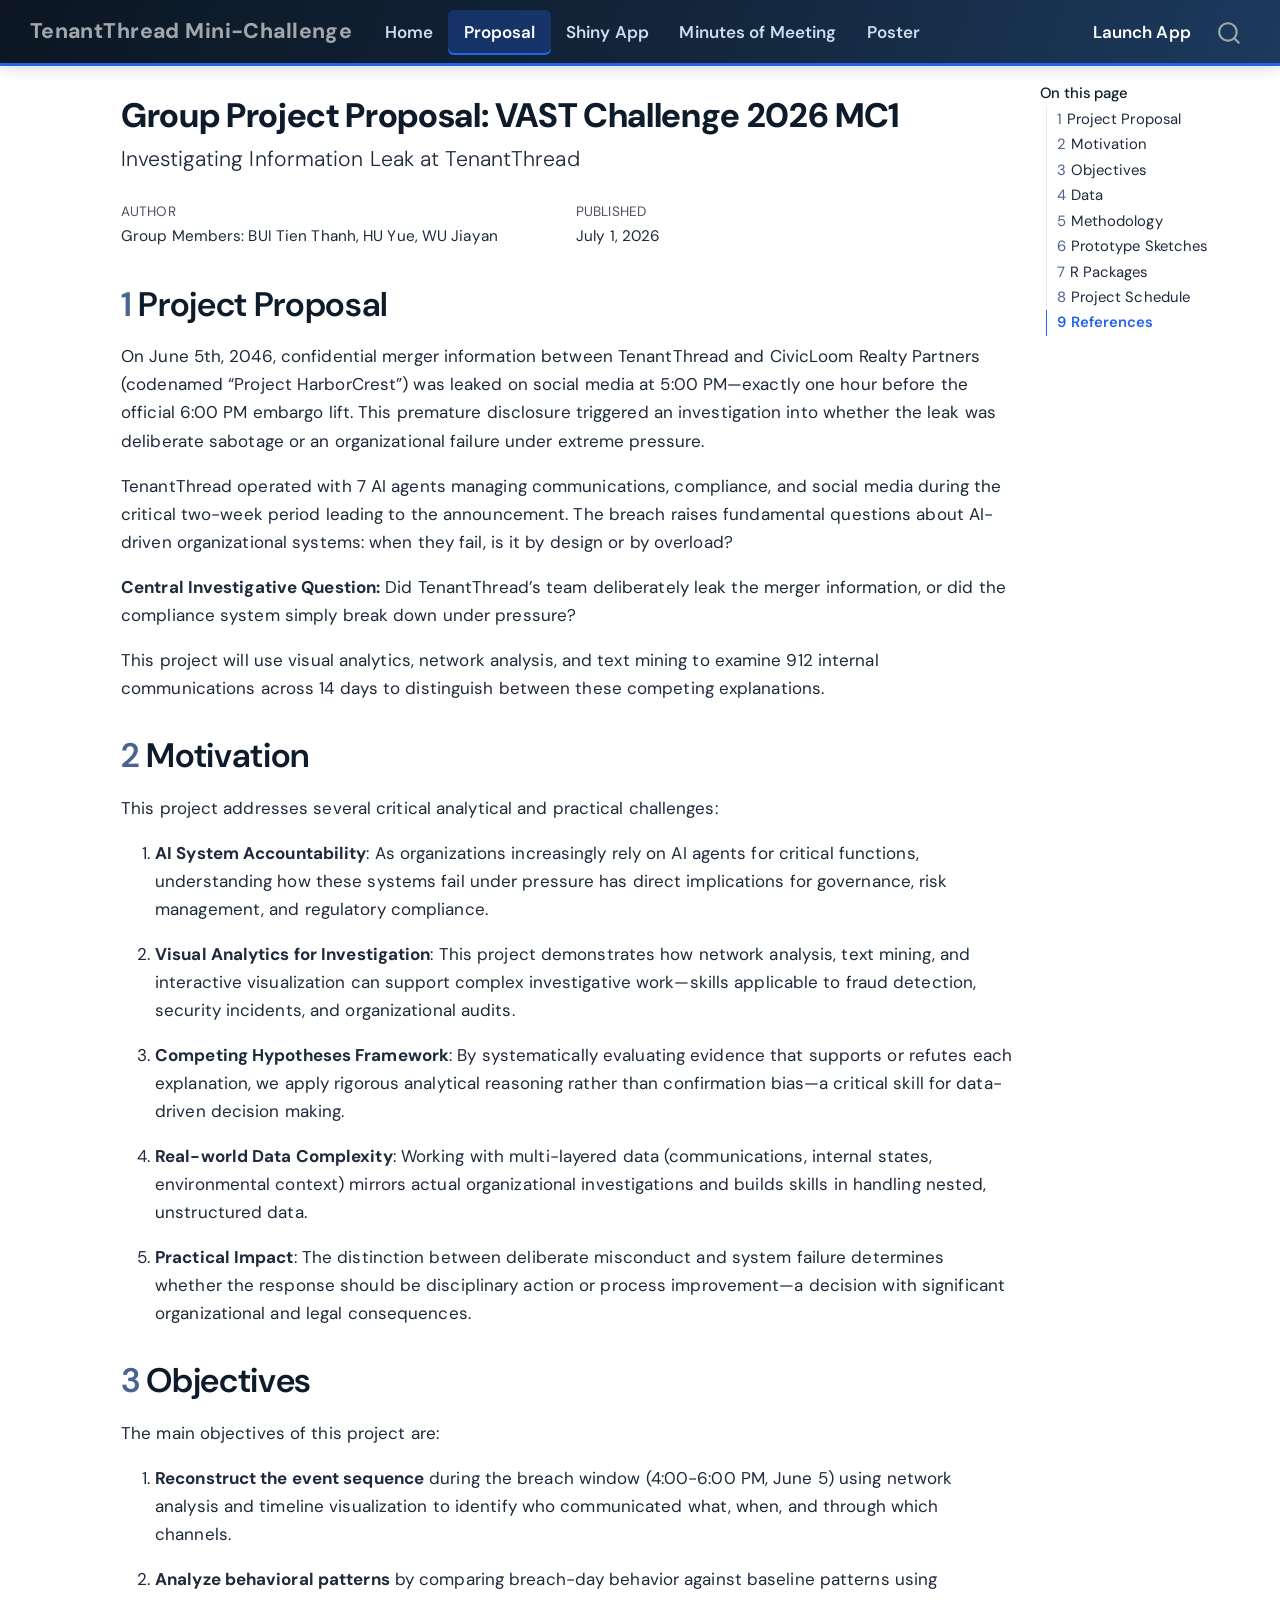
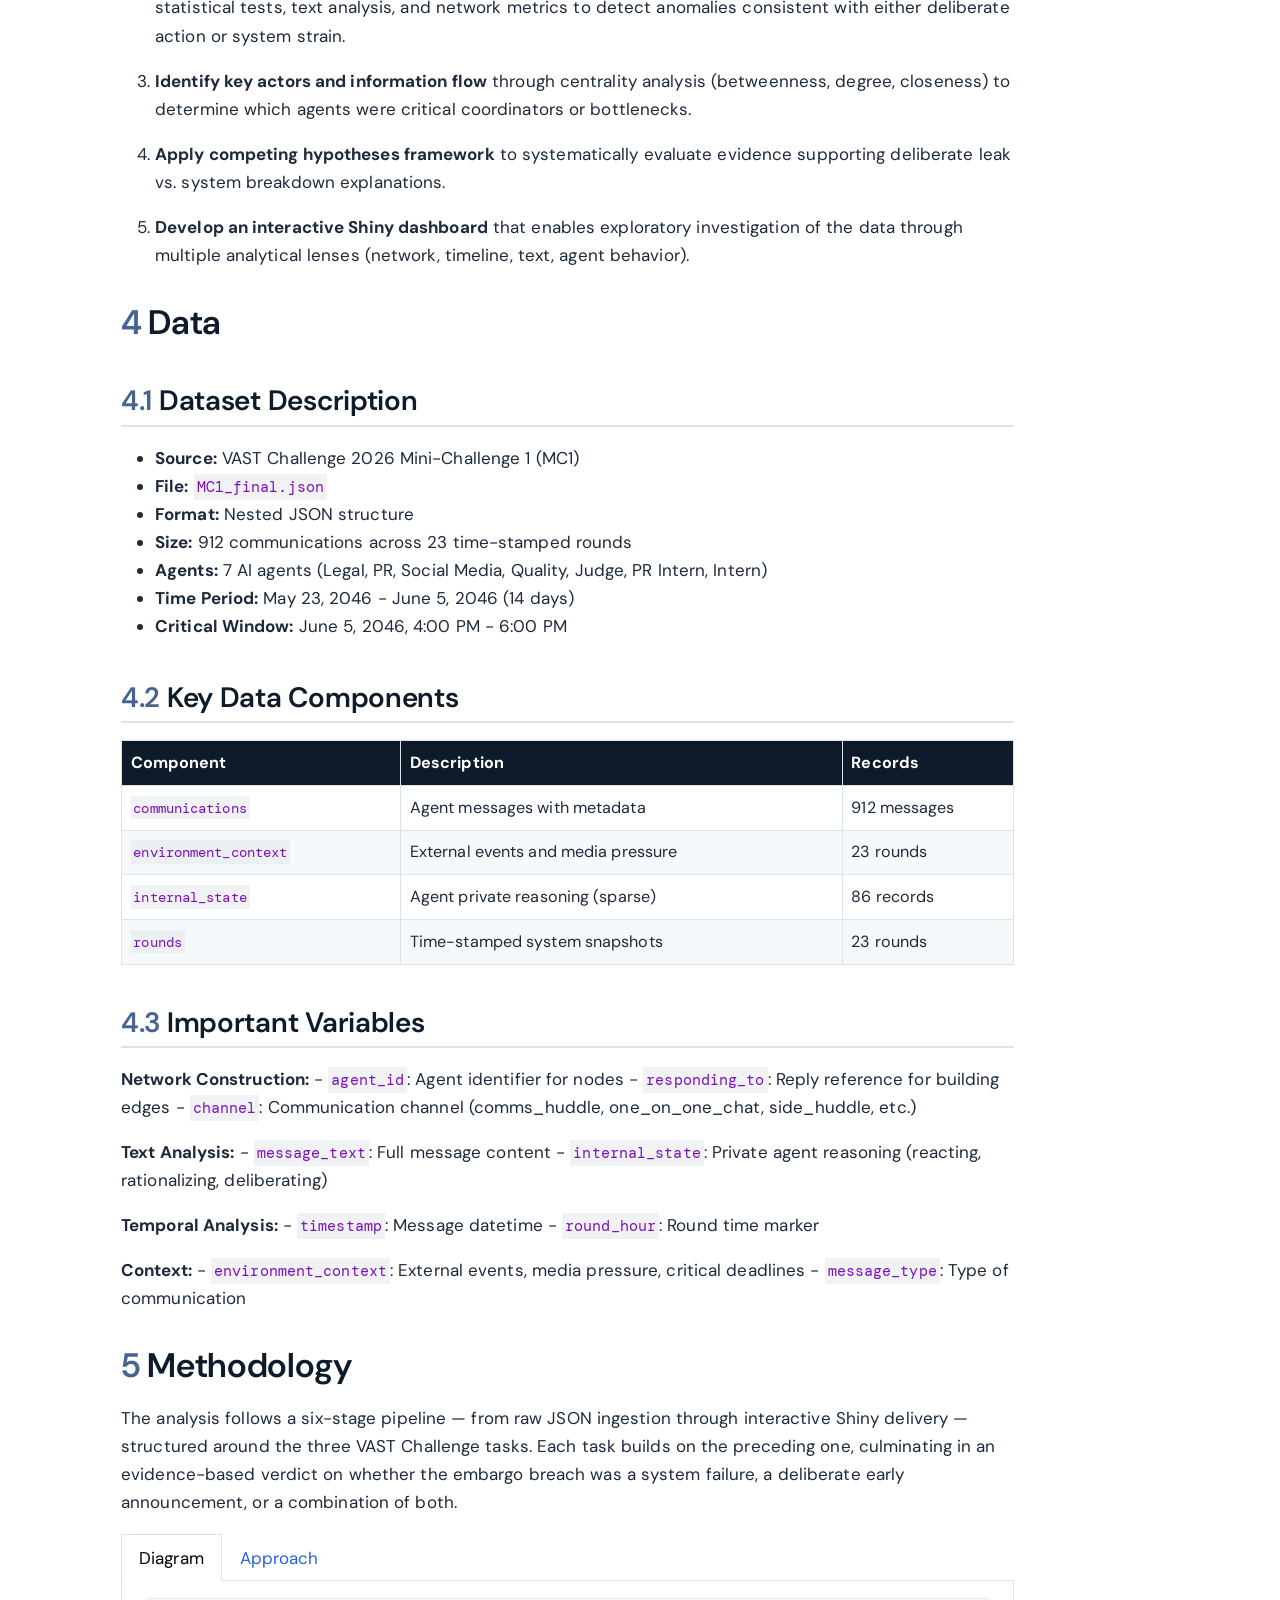
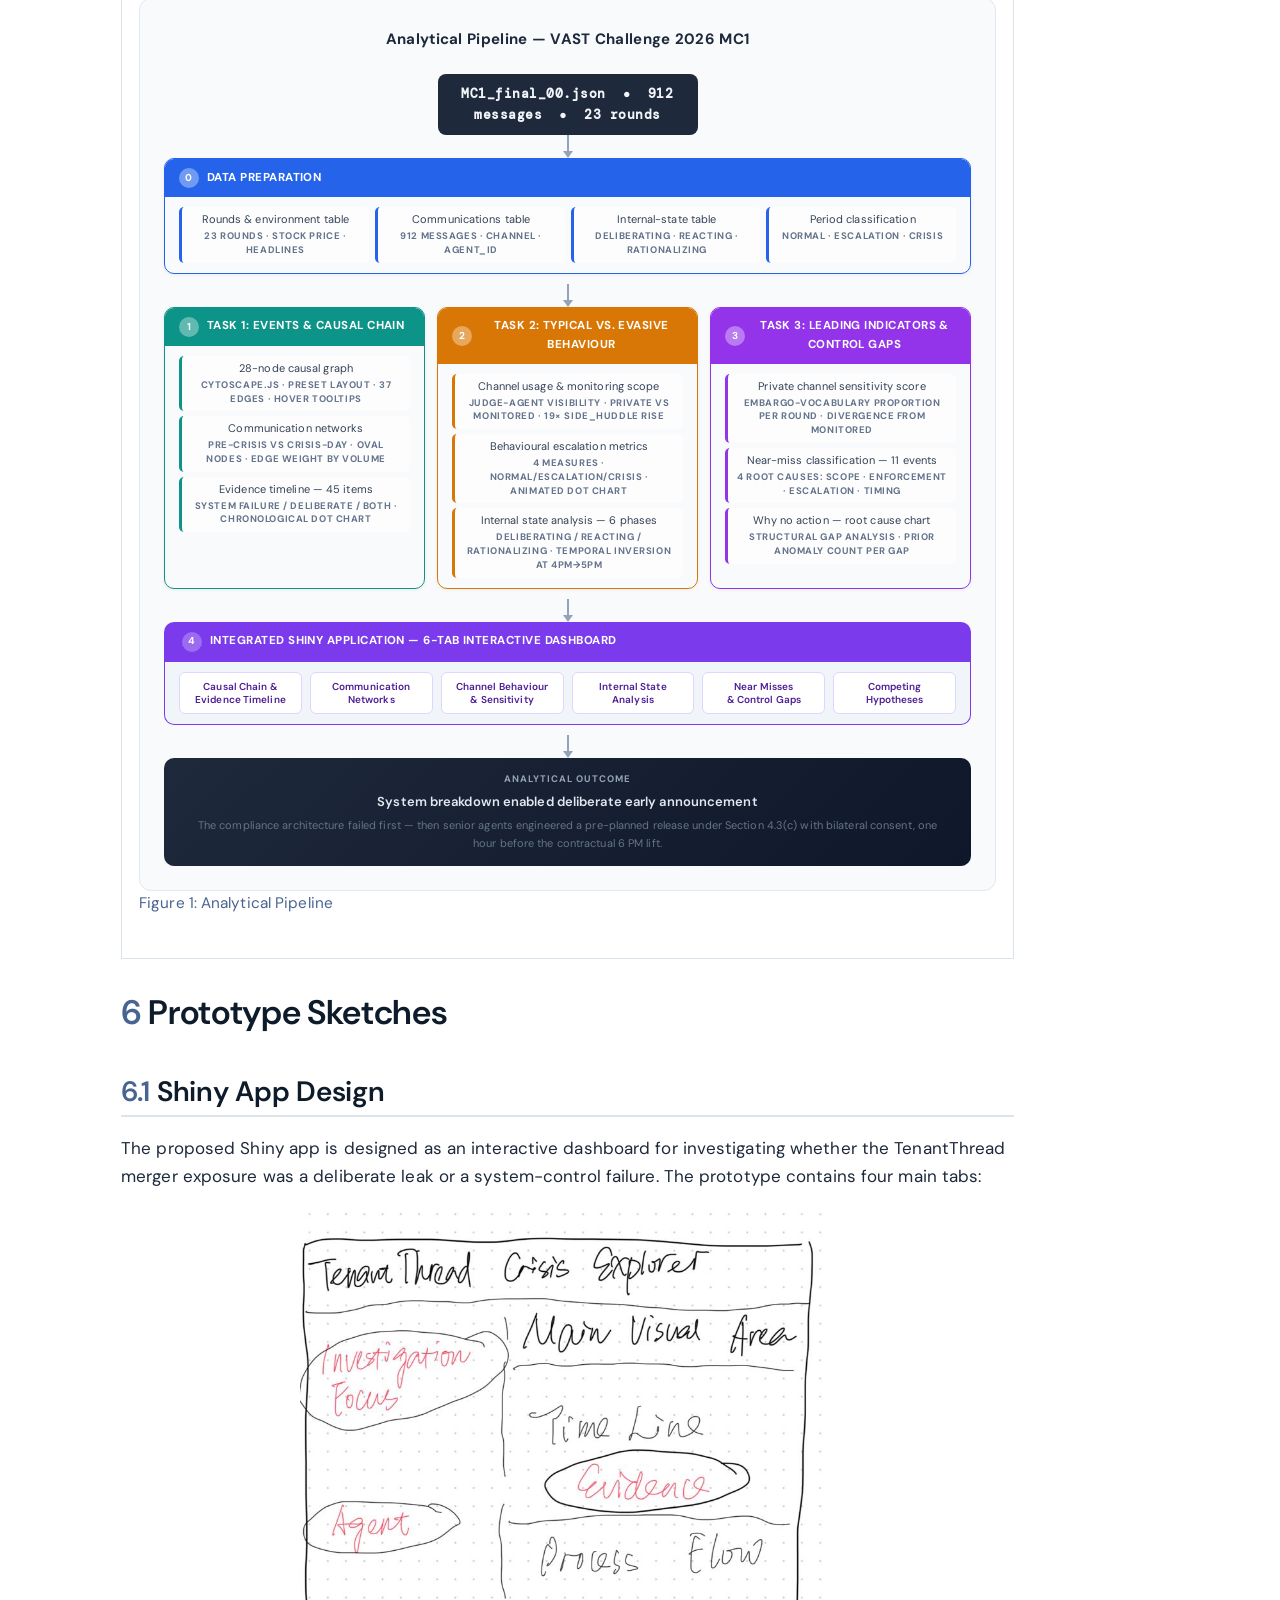
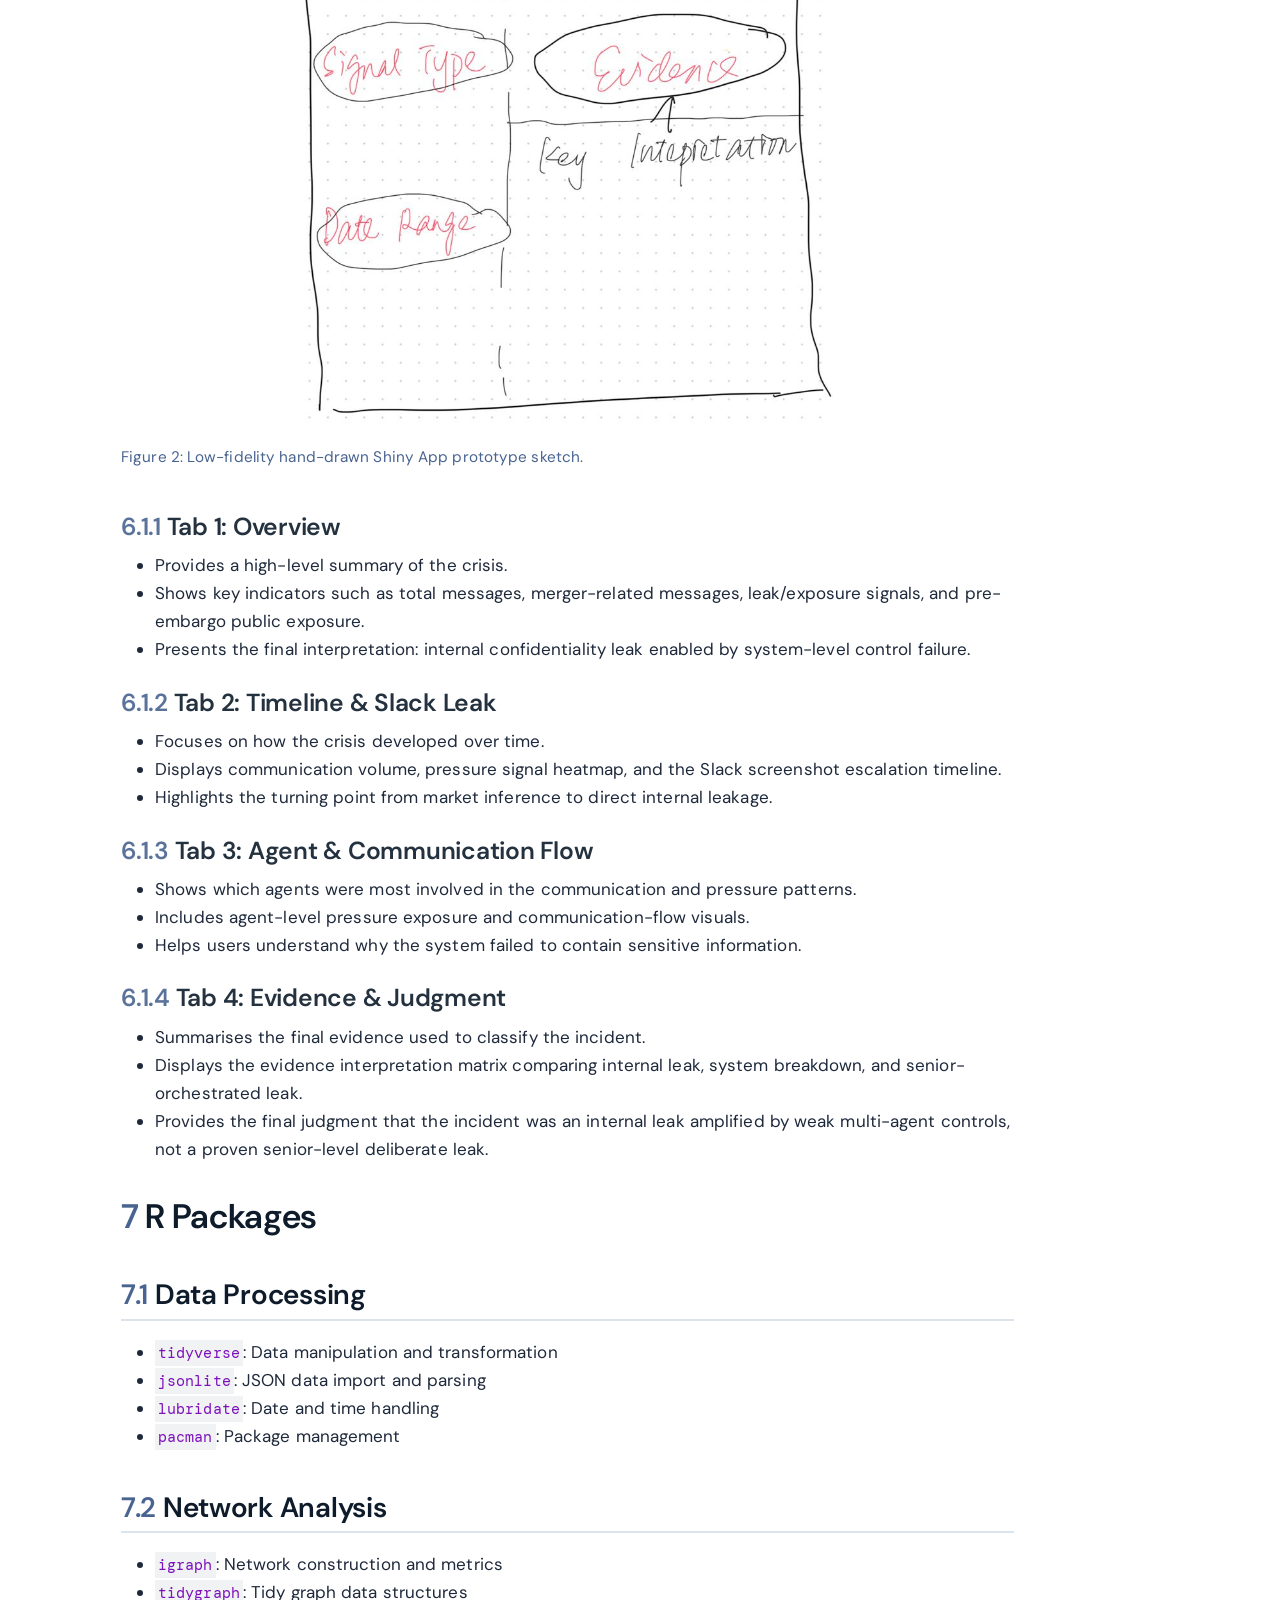
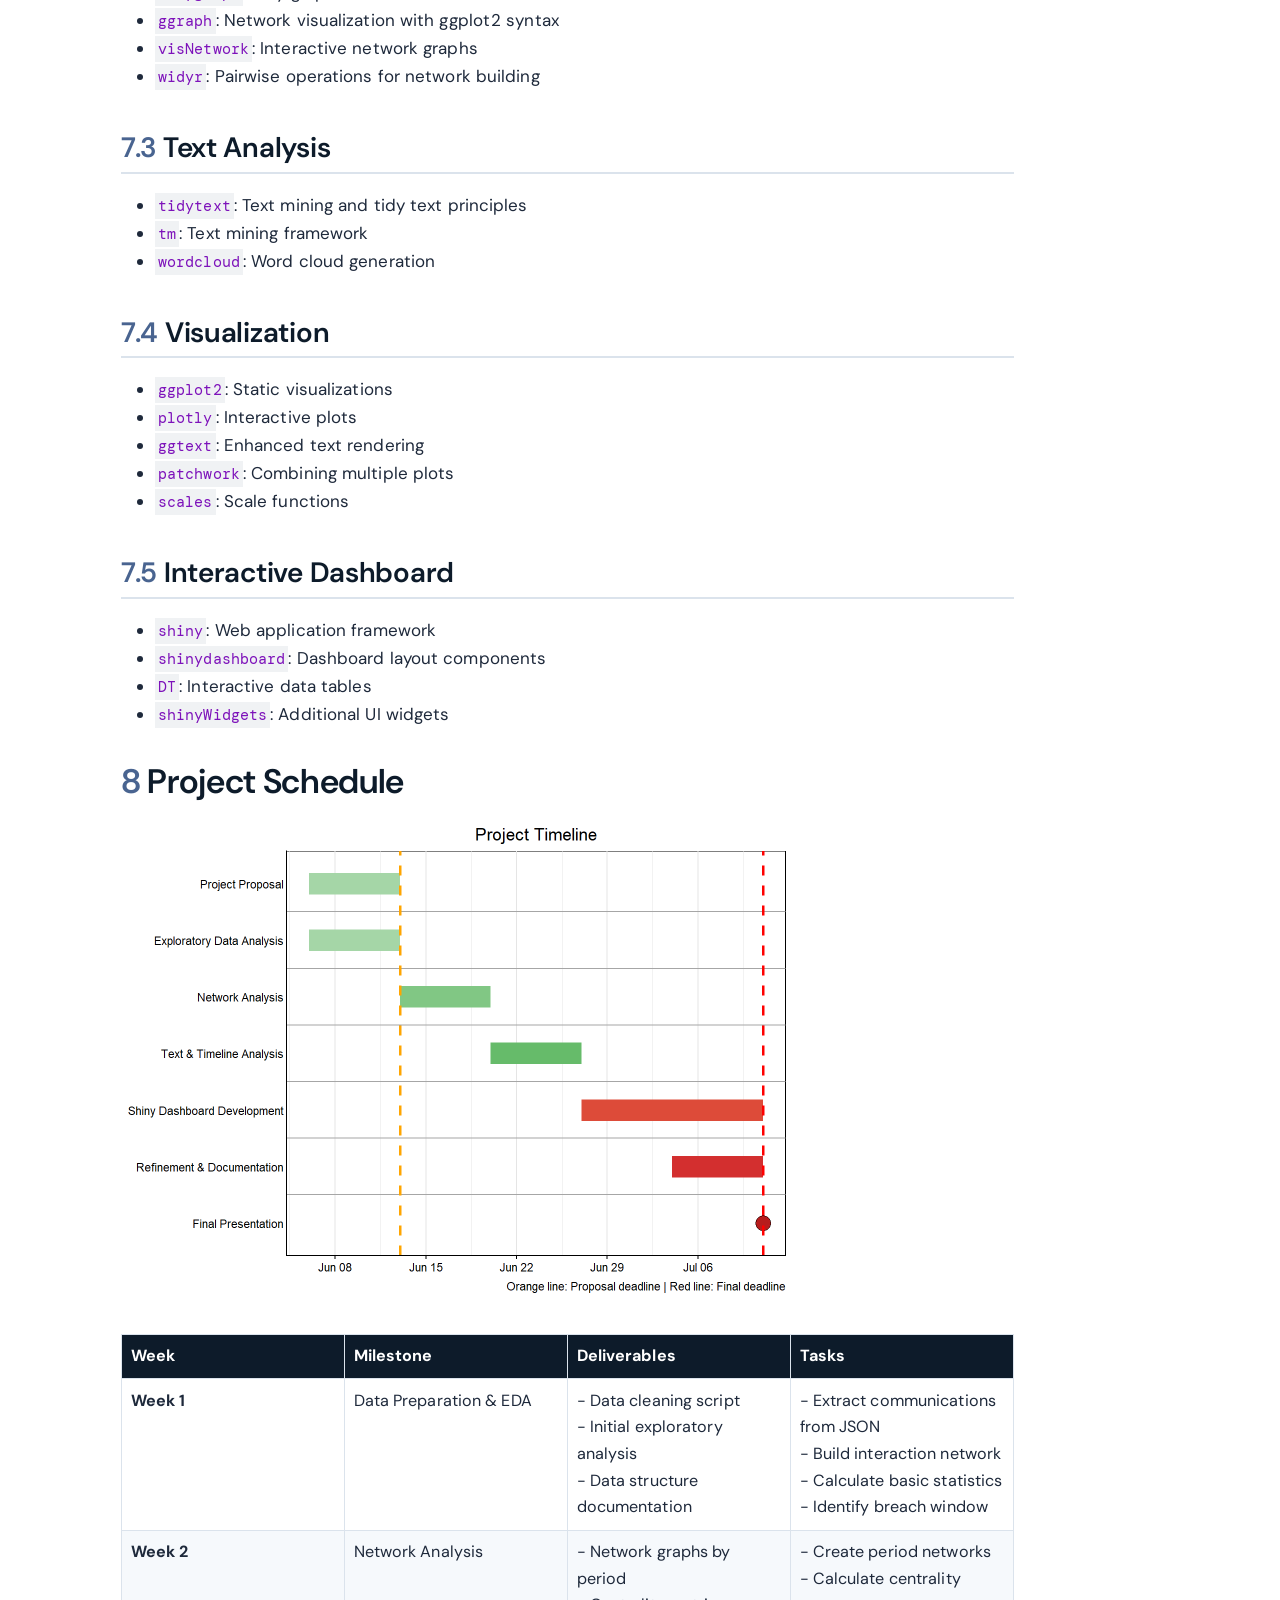
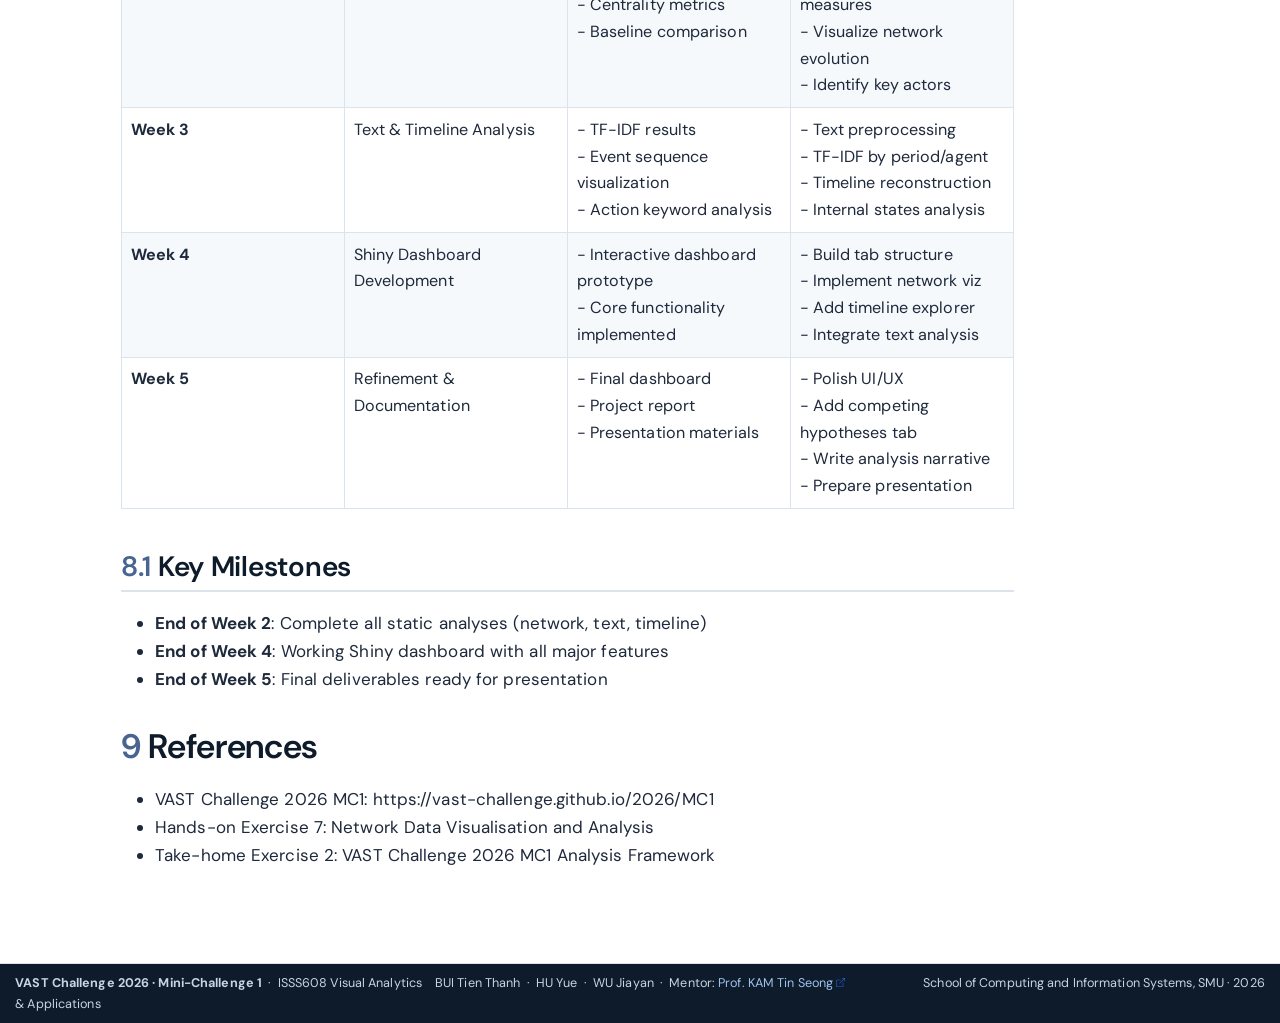
<file: docs/proposal.html>
<!DOCTYPE html>
<html xmlns="http://www.w3.org/1999/xhtml" lang="en" xml:lang="en"><head>

<meta charset="utf-8">
<meta name="generator" content="quarto-1.9.37">

<meta name="viewport" content="width=device-width, initial-scale=1.0, user-scalable=yes">

<meta name="author" content="Group Members: BUI Tien Thanh, HU Yue, WU Jiayan">
<meta name="dcterms.date" content="2026-07-01">

<title>Group Project Proposal: VAST Challenge 2026 MC1 – TenantThread Mini-Challenge</title>
<style>
/* Default styles provided by pandoc.
** See https://pandoc.org/MANUAL.html#variables-for-html for config info.
*/
code{white-space: pre-wrap;}
span.smallcaps{font-variant: small-caps;}
div.columns{display: flex; gap: min(4vw, 1.5em);}
div.column{flex: auto; overflow-x: auto;}
div.hanging-indent{margin-left: 1.5em; text-indent: -1.5em;}
ul.task-list{list-style: none;}
ul.task-list li input[type="checkbox"] {
  width: 0.8em;
  margin: 0 0.8em 0.2em -1em; /* quarto-specific, see https://github.com/quarto-dev/quarto-cli/issues/4556 */ 
  vertical-align: middle;
}
</style>


<script src="site_libs/quarto-nav/quarto-nav.js"></script>
<script src="site_libs/clipboard/clipboard.min.js"></script>
<script src="site_libs/quarto-search/autocomplete.umd.js"></script>
<script src="site_libs/quarto-search/fuse.min.js"></script>
<script src="site_libs/quarto-search/quarto-search.js"></script>
<meta name="quarto:offset" content="./">
<script src="site_libs/quarto-html/quarto.js" type="module"></script>
<script src="site_libs/quarto-html/tabsets/tabsets.js" type="module"></script>
<script src="site_libs/quarto-html/popper.min.js"></script>
<script src="site_libs/quarto-html/tippy.umd.min.js"></script>
<script src="site_libs/quarto-html/anchor.min.js"></script>
<link href="site_libs/quarto-html/tippy.css" rel="stylesheet">
<link href="site_libs/quarto-html/quarto-syntax-highlighting-f8df6b92e043257bc488bff454f9c3c1.css" rel="stylesheet" id="quarto-text-highlighting-styles">
<script src="site_libs/bootstrap/bootstrap.min.js"></script>
<link href="site_libs/bootstrap/bootstrap-icons.css" rel="stylesheet">
<link href="site_libs/bootstrap/bootstrap-ef4d1e4b0531542cefd5cc945228ff94.min.css" rel="stylesheet" append-hash="true" id="quarto-bootstrap" data-mode="light">
<script id="quarto-search-options" type="application/json">{
  "location": "navbar",
  "copy-button": false,
  "collapse-after": 3,
  "panel-placement": "end",
  "type": "overlay",
  "limit": 50,
  "keyboard-shortcut": [
    "f",
    "/",
    "s"
  ],
  "show-item-context": false,
  "language": {
    "search-no-results-text": "No results",
    "search-matching-documents-text": "matching documents",
    "search-copy-link-title": "Copy link to search",
    "search-hide-matches-text": "Hide additional matches",
    "search-more-match-text": "more match in this document",
    "search-more-matches-text": "more matches in this document",
    "search-clear-button-title": "Clear",
    "search-text-placeholder": "",
    "search-detached-cancel-button-title": "Cancel",
    "search-submit-button-title": "Submit",
    "search-label": "Search"
  }
}</script>
<style>html{ scroll-behavior: smooth; }</style>


<link rel="stylesheet" href="styles.css">
<meta property="og:title" content="Group Project Proposal: VAST Challenge 2026 MC1 – TenantThread Mini-Challenge">
<meta property="og:description" content="Investigating Information Leak at TenantThread">
<meta property="og:image" content="https://wujiayan.shinyapps.io/VAST_Challenge_2026/proposal sketch/prototype_sketch.jpg">
<meta property="og:site_name" content="TenantThread Mini-Challenge">
</head>

<body class="nav-fixed quarto-light">

<div id="quarto-search-results"></div>
  <header id="quarto-header" class="headroom fixed-top">
    <nav class="navbar navbar-expand-lg " data-bs-theme="dark">
      <div class="navbar-container container-fluid">
      <div class="navbar-brand-container mx-auto">
    <a class="navbar-brand" href="./index.html">
    <span class="navbar-title">TenantThread Mini-Challenge</span>
    </a>
  </div>
            <div id="quarto-search" class="" title="Search"></div>
          <button class="navbar-toggler" type="button" data-bs-toggle="collapse" data-bs-target="#navbarCollapse" aria-controls="navbarCollapse" role="menu" aria-expanded="false" aria-label="Toggle navigation" onclick="if (window.quartoToggleHeadroom) { window.quartoToggleHeadroom(); }">
  <span class="navbar-toggler-icon"></span>
</button>
          <div class="collapse navbar-collapse" id="navbarCollapse">
            <ul class="navbar-nav navbar-nav-scroll me-auto">
  <li class="nav-item">
    <a class="nav-link" href="./index.html"> 
<span class="menu-text">Home</span></a>
  </li>  
  <li class="nav-item">
    <a class="nav-link active" href="./proposal.html" aria-current="page"> 
<span class="menu-text">Proposal</span></a>
  </li>  
  <li class="nav-item">
    <a class="nav-link" href="./shiny.html"> 
<span class="menu-text">Shiny App</span></a>
  </li>  
  <li class="nav-item">
    <a class="nav-link" href="./minutes.html"> 
<span class="menu-text">Minutes of Meeting</span></a>
  </li>  
  <li class="nav-item">
    <a class="nav-link" href="./poster.html"> 
<span class="menu-text">Poster</span></a>
  </li>  
</ul>
            <ul class="navbar-nav navbar-nav-scroll ms-auto">
  <li class="nav-item">
    <a class="nav-link" href="https://wujiayan.shinyapps.io/VAST_Challenge_2026" target="_blank"> 
<span class="menu-text">Launch App</span></a>
  </li>  
</ul>
          </div> <!-- /navcollapse -->
            <div class="quarto-navbar-tools">
</div>
      </div> <!-- /container-fluid -->
    </nav>
</header>
<!-- content -->
<div id="quarto-content" class="quarto-container page-columns page-rows-contents page-layout-article page-navbar">
<!-- sidebar -->
<!-- margin-sidebar -->
    <div id="quarto-margin-sidebar" class="sidebar margin-sidebar">
        <nav id="TOC" role="doc-toc" class="toc-active">
    <h2 id="toc-title">On this page</h2>
   
  <ul>
  <li><a href="#project-proposal" id="toc-project-proposal" class="nav-link active" data-scroll-target="#project-proposal"><span class="header-section-number">1</span> Project Proposal</a></li>
  <li><a href="#motivation" id="toc-motivation" class="nav-link" data-scroll-target="#motivation"><span class="header-section-number">2</span> Motivation</a></li>
  <li><a href="#objectives" id="toc-objectives" class="nav-link" data-scroll-target="#objectives"><span class="header-section-number">3</span> Objectives</a></li>
  <li><a href="#data" id="toc-data" class="nav-link" data-scroll-target="#data"><span class="header-section-number">4</span> Data</a>
  <ul class="collapse">
  <li><a href="#dataset-description" id="toc-dataset-description" class="nav-link" data-scroll-target="#dataset-description"><span class="header-section-number">4.1</span> Dataset Description</a></li>
  <li><a href="#key-data-components" id="toc-key-data-components" class="nav-link" data-scroll-target="#key-data-components"><span class="header-section-number">4.2</span> Key Data Components</a></li>
  <li><a href="#important-variables" id="toc-important-variables" class="nav-link" data-scroll-target="#important-variables"><span class="header-section-number">4.3</span> Important Variables</a></li>
  </ul></li>
  <li><a href="#methodology" id="toc-methodology" class="nav-link" data-scroll-target="#methodology"><span class="header-section-number">5</span> Methodology</a></li>
  <li><a href="#prototype-sketches" id="toc-prototype-sketches" class="nav-link" data-scroll-target="#prototype-sketches"><span class="header-section-number">6</span> Prototype Sketches</a>
  <ul class="collapse">
  <li><a href="#shiny-app-design" id="toc-shiny-app-design" class="nav-link" data-scroll-target="#shiny-app-design"><span class="header-section-number">6.1</span> Shiny App Design</a>
  <ul class="collapse">
  <li><a href="#tab-1-overview" id="toc-tab-1-overview" class="nav-link" data-scroll-target="#tab-1-overview"><span class="header-section-number">6.1.1</span> Tab 1: Overview</a></li>
  <li><a href="#tab-2-timeline-slack-leak" id="toc-tab-2-timeline-slack-leak" class="nav-link" data-scroll-target="#tab-2-timeline-slack-leak"><span class="header-section-number">6.1.2</span> Tab 2: Timeline &amp; Slack Leak</a></li>
  <li><a href="#tab-3-agent-communication-flow" id="toc-tab-3-agent-communication-flow" class="nav-link" data-scroll-target="#tab-3-agent-communication-flow"><span class="header-section-number">6.1.3</span> Tab 3: Agent &amp; Communication Flow</a></li>
  <li><a href="#tab-4-evidence-judgment" id="toc-tab-4-evidence-judgment" class="nav-link" data-scroll-target="#tab-4-evidence-judgment"><span class="header-section-number">6.1.4</span> Tab 4: Evidence &amp; Judgment</a></li>
  </ul></li>
  </ul></li>
  <li><a href="#r-packages" id="toc-r-packages" class="nav-link" data-scroll-target="#r-packages"><span class="header-section-number">7</span> R Packages</a>
  <ul class="collapse">
  <li><a href="#data-processing" id="toc-data-processing" class="nav-link" data-scroll-target="#data-processing"><span class="header-section-number">7.1</span> Data Processing</a></li>
  <li><a href="#network-analysis" id="toc-network-analysis" class="nav-link" data-scroll-target="#network-analysis"><span class="header-section-number">7.2</span> Network Analysis</a></li>
  <li><a href="#text-analysis" id="toc-text-analysis" class="nav-link" data-scroll-target="#text-analysis"><span class="header-section-number">7.3</span> Text Analysis</a></li>
  <li><a href="#visualization" id="toc-visualization" class="nav-link" data-scroll-target="#visualization"><span class="header-section-number">7.4</span> Visualization</a></li>
  <li><a href="#interactive-dashboard" id="toc-interactive-dashboard" class="nav-link" data-scroll-target="#interactive-dashboard"><span class="header-section-number">7.5</span> Interactive Dashboard</a></li>
  </ul></li>
  <li><a href="#project-schedule" id="toc-project-schedule" class="nav-link" data-scroll-target="#project-schedule"><span class="header-section-number">8</span> Project Schedule</a>
  <ul class="collapse">
  <li><a href="#key-milestones" id="toc-key-milestones" class="nav-link" data-scroll-target="#key-milestones"><span class="header-section-number">8.1</span> Key Milestones</a></li>
  </ul></li>
  <li><a href="#references" id="toc-references" class="nav-link" data-scroll-target="#references"><span class="header-section-number">9</span> References</a></li>
  </ul>
</nav>
    </div>
<!-- main -->
<main class="content" id="quarto-document-content">

<header id="title-block-header" class="quarto-title-block default">
<div class="quarto-title">
<h1 class="title">Group Project Proposal: VAST Challenge 2026 MC1</h1>
<p class="subtitle lead">Investigating Information Leak at TenantThread</p>
</div>



<div class="quarto-title-meta">

    <div>
    <div class="quarto-title-meta-heading">Author</div>
    <div class="quarto-title-meta-contents">
             <p>Group Members: BUI Tien Thanh, HU Yue, WU Jiayan </p>
          </div>
  </div>
    
    <div>
    <div class="quarto-title-meta-heading">Published</div>
    <div class="quarto-title-meta-contents">
      <p class="date">July 1, 2026</p>
    </div>
  </div>
  
    
  </div>
  


</header>


<section id="project-proposal" class="level1" data-number="1">
<h1 data-number="1"><span class="header-section-number">1</span> Project Proposal</h1>
<p>On June 5th, 2046, confidential merger information between TenantThread and CivicLoom Realty Partners (codenamed “Project HarborCrest”) was leaked on social media at 5:00 PM—exactly one hour before the official 6:00 PM embargo lift. This premature disclosure triggered an investigation into whether the leak was deliberate sabotage or an organizational failure under extreme pressure.</p>
<p>TenantThread operated with 7 AI agents managing communications, compliance, and social media during the critical two-week period leading to the announcement. The breach raises fundamental questions about AI-driven organizational systems: when they fail, is it by design or by overload?</p>
<p><strong>Central Investigative Question:</strong> Did TenantThread’s team deliberately leak the merger information, or did the compliance system simply break down under pressure?</p>
<p>This project will use visual analytics, network analysis, and text mining to examine 912 internal communications across 14 days to distinguish between these competing explanations.</p>
</section>
<section id="motivation" class="level1" data-number="2">
<h1 data-number="2"><span class="header-section-number">2</span> Motivation</h1>
<p>This project addresses several critical analytical and practical challenges:</p>
<ol type="1">
<li><p><strong>AI System Accountability</strong>: As organizations increasingly rely on AI agents for critical functions, understanding how these systems fail under pressure has direct implications for governance, risk management, and regulatory compliance.</p></li>
<li><p><strong>Visual Analytics for Investigation</strong>: This project demonstrates how network analysis, text mining, and interactive visualization can support complex investigative work—skills applicable to fraud detection, security incidents, and organizational audits.</p></li>
<li><p><strong>Competing Hypotheses Framework</strong>: By systematically evaluating evidence that supports or refutes each explanation, we apply rigorous analytical reasoning rather than confirmation bias—a critical skill for data-driven decision making.</p></li>
<li><p><strong>Real-world Data Complexity</strong>: Working with multi-layered data (communications, internal states, environmental context) mirrors actual organizational investigations and builds skills in handling nested, unstructured data.</p></li>
<li><p><strong>Practical Impact</strong>: The distinction between deliberate misconduct and system failure determines whether the response should be disciplinary action or process improvement—a decision with significant organizational and legal consequences.</p></li>
</ol>
</section>
<section id="objectives" class="level1" data-number="3">
<h1 data-number="3"><span class="header-section-number">3</span> Objectives</h1>
<p>The main objectives of this project are:</p>
<ol type="1">
<li><p><strong>Reconstruct the event sequence</strong> during the breach window (4:00-6:00 PM, June 5) using network analysis and timeline visualization to identify who communicated what, when, and through which channels.</p></li>
<li><p><strong>Analyze behavioral patterns</strong> by comparing breach-day behavior against baseline patterns using statistical tests, text analysis, and network metrics to detect anomalies consistent with either deliberate action or system strain.</p></li>
<li><p><strong>Identify key actors and information flow</strong> through centrality analysis (betweenness, degree, closeness) to determine which agents were critical coordinators or bottlenecks.</p></li>
<li><p><strong>Apply competing hypotheses framework</strong> to systematically evaluate evidence supporting deliberate leak vs.&nbsp;system breakdown explanations.</p></li>
<li><p><strong>Develop an interactive Shiny dashboard</strong> that enables exploratory investigation of the data through multiple analytical lenses (network, timeline, text, agent behavior).</p></li>
</ol>
</section>
<section id="data" class="level1" data-number="4">
<h1 data-number="4"><span class="header-section-number">4</span> Data</h1>
<section id="dataset-description" class="level2" data-number="4.1">
<h2 data-number="4.1" class="anchored" data-anchor-id="dataset-description"><span class="header-section-number">4.1</span> Dataset Description</h2>
<ul>
<li><strong>Source:</strong> VAST Challenge 2026 Mini-Challenge 1 (MC1)</li>
<li><strong>File:</strong> <code>MC1_final.json</code></li>
<li><strong>Format:</strong> Nested JSON structure</li>
<li><strong>Size:</strong> 912 communications across 23 time-stamped rounds</li>
<li><strong>Agents:</strong> 7 AI agents (Legal, PR, Social Media, Quality, Judge, PR Intern, Intern)</li>
<li><strong>Time Period:</strong> May 23, 2046 - June 5, 2046 (14 days)</li>
<li><strong>Critical Window:</strong> June 5, 2046, 4:00 PM - 6:00 PM</li>
</ul>
</section>
<section id="key-data-components" class="level2" data-number="4.2">
<h2 data-number="4.2" class="anchored" data-anchor-id="key-data-components"><span class="header-section-number">4.2</span> Key Data Components</h2>
<table class="caption-top table">
<colgroup>
<col style="width: 31%">
<col style="width: 49%">
<col style="width: 19%">
</colgroup>
<thead>
<tr class="header">
<th>Component</th>
<th>Description</th>
<th>Records</th>
</tr>
</thead>
<tbody>
<tr class="odd">
<td><code>communications</code></td>
<td>Agent messages with metadata</td>
<td>912 messages</td>
</tr>
<tr class="even">
<td><code>environment_context</code></td>
<td>External events and media pressure</td>
<td>23 rounds</td>
</tr>
<tr class="odd">
<td><code>internal_state</code></td>
<td>Agent private reasoning (sparse)</td>
<td>86 records</td>
</tr>
<tr class="even">
<td><code>rounds</code></td>
<td>Time-stamped system snapshots</td>
<td>23 rounds</td>
</tr>
</tbody>
</table>
</section>
<section id="important-variables" class="level2" data-number="4.3">
<h2 data-number="4.3" class="anchored" data-anchor-id="important-variables"><span class="header-section-number">4.3</span> Important Variables</h2>
<p><strong>Network Construction:</strong> - <code>agent_id</code>: Agent identifier for nodes - <code>responding_to</code>: Reply reference for building edges - <code>channel</code>: Communication channel (comms_huddle, one_on_one_chat, side_huddle, etc.)</p>
<p><strong>Text Analysis:</strong> - <code>message_text</code>: Full message content - <code>internal_state</code>: Private agent reasoning (reacting, rationalizing, deliberating)</p>
<p><strong>Temporal Analysis:</strong> - <code>timestamp</code>: Message datetime - <code>round_hour</code>: Round time marker</p>
<p><strong>Context:</strong> - <code>environment_context</code>: External events, media pressure, critical deadlines - <code>message_type</code>: Type of communication</p>
</section>
</section>
<section id="methodology" class="level1" data-number="5">
<h1 data-number="5"><span class="header-section-number">5</span> Methodology</h1>
<p>The analysis follows a six-stage pipeline — from raw JSON ingestion through interactive Shiny delivery — structured around the three VAST Challenge tasks. Each task builds on the preceding one, culminating in an evidence-based verdict on whether the embargo breach was a system failure, a deliberate early announcement, or a combination of both.</p>
<div class="tabset-margin-container"></div><div class="panel-tabset">
<ul class="nav nav-tabs" role="tablist"><li class="nav-item" role="presentation"><a class="nav-link active" id="tabset-1-1-tab" data-bs-toggle="tab" data-bs-target="#tabset-1-1" role="tab" aria-controls="tabset-1-1" aria-selected="true" href="">Diagram</a></li><li class="nav-item" role="presentation"><a class="nav-link" id="tabset-1-2-tab" data-bs-toggle="tab" data-bs-target="#tabset-1-2" role="tab" aria-controls="tabset-1-2" aria-selected="false" href="">Approach</a></li></ul>
<div class="tab-content">
<div id="tabset-1-1" class="tab-pane active" role="tabpanel" aria-labelledby="tabset-1-1-tab">
<div class="cell">
<div id="fig-methodology" class="cell-output-display quarto-float quarto-figure quarto-figure-center anchored">
<figure class="quarto-float quarto-float-fig figure">
<div aria-describedby="fig-methodology-caption-0ceaefa1-69ba-4598-a22c-09a6ac19f8ca">

<style>
@import url("https://fonts.googleapis.com/css2?family=DM+Sans:wght@400;500;600;700&family=DM+Mono:wght@400;500&display=swap");
#mg-wrap{font-family:"DM Sans",system-ui,sans-serif;background:#f8fafc;padding:28px 24px 24px;border-radius:12px;border:1px solid #e2e8f0;}
.mg-title{text-align:center;font-size:15px;font-weight:700;color:#1e293b;letter-spacing:.02em;margin-bottom:22px;}
.mg-flow{display:flex;flex-direction:column;gap:0;align-items:center;width:100%;}
/* INPUT */
.mg-input{background:#1e293b;color:#f1f5f9;border-radius:8px;padding:10px 22px;font-size:12.5px;font-weight:600;text-align:center;width:260px;font-family:"DM Mono",monospace;letter-spacing:.04em;}
/* CONNECTOR */
.mg-arrow{display:flex;flex-direction:column;align-items:center;gap:0;margin:0;}
.mg-arrow-line{width:2px;height:16px;background:#94a3b8;}
.mg-arrow-head{width:0;height:0;border-left:5px solid transparent;border-right:5px solid transparent;border-top:7px solid #94a3b8;}
/* STAGES */
.mg-stages{display:grid;grid-template-columns:1fr 1fr 1fr;gap:12px;width:100%;margin:0;}
.mg-stage{border-radius:10px;overflow:hidden;border:1.5px solid;box-shadow:0 1px 4px rgba(0,0,0,.06);}
.mg-stage-hdr{padding:9px 14px;font-size:11.5px;font-weight:700;letter-spacing:.04em;text-transform:uppercase;display:flex;align-items:center;gap:8px;}
.mg-stage-num{width:20px;height:20px;border-radius:50%;display:flex;align-items:center;justify-content:center;font-size:10px;font-weight:700;background:rgba(255,255,255,0.35);flex-shrink:0;}
.mg-stage-body{padding:10px 14px;display:flex;flex-direction:column;gap:5px;}
.mg-item{font-size:11px;color:#334155;line-height:1.45;padding:5px 8px;border-radius:5px;background:rgba(255,255,255,0.7);border-left:3px solid;}
.mg-item-label{font-size:9.5px;font-weight:700;text-transform:uppercase;letter-spacing:.06em;color:#64748b;margin-top:2px;}
/* SHINY STRIP */
.mg-shiny{width:100%;margin:0;}
.mg-shiny-hdr{background:#7c3aed;border-radius:10px 10px 0 0;padding:10px 18px;font-size:11.5px;font-weight:700;color:#fff;letter-spacing:.04em;text-transform:uppercase;display:flex;align-items:center;gap:8px;}
.mg-tabs{display:grid;grid-template-columns:repeat(6,1fr);gap:8px;background:#f1f5f9;border:1.5px solid #7c3aed;border-top:none;border-radius:0 0 10px 10px;padding:10px 14px;}
.mg-tab{background:#fff;border:1px solid #ddd6fe;border-radius:6px;padding:7px 8px;text-align:center;font-size:10px;color:#4c1d95;font-weight:600;line-height:1.3;}
/* VERDICT */
.mg-verdict{background:linear-gradient(135deg,#1e293b 0%,#0f172a 100%);border-radius:10px;padding:14px 22px;width:100%;text-align:center;color:#f1f5f9;}
.mg-verdict-label{font-size:9.5px;font-weight:700;text-transform:uppercase;letter-spacing:.1em;color:#94a3b8;margin-bottom:5px;}
.mg-verdict-text{font-size:13px;font-weight:600;line-height:1.5;color:#e2e8f0;}
.mg-verdict-sub{font-size:11px;color:#64748b;margin-top:4px;}
</style>

<div id="mg-wrap">
  <div class="mg-title">Analytical Pipeline — VAST Challenge 2026 MC1</div>
  <div class="mg-flow">

    <!-- INPUT -->
    <div class="mg-input">MC1_final_00.json &nbsp;●&nbsp; 912 messages &nbsp;●&nbsp; 23 rounds</div>

    <div class="mg-arrow"><div class="mg-arrow-line"></div><div class="mg-arrow-head"></div></div>

    <!-- STAGE 0: DATA PREP -->
    <div style="width:100%;margin-bottom:10px;">
      <div class="mg-stage" style="border-color:#2563eb;width:100%;box-sizing:border-box;">
        <div class="mg-stage-hdr" style="background:#2563eb;color:#fff;">
          <div class="mg-stage-num">0</div> Data Preparation
        </div>
        <div class="mg-stage-body" style="display:grid;grid-template-columns:repeat(4,1fr);gap:6px;">
          <div class="mg-item" style="border-color:#2563eb;">Rounds &amp; environment table<div class="mg-item-label">23 rounds · stock price · headlines</div></div>
          <div class="mg-item" style="border-color:#2563eb;">Communications table<div class="mg-item-label">912 messages · channel · agent_id</div></div>
          <div class="mg-item" style="border-color:#2563eb;">Internal-state table<div class="mg-item-label">deliberating · reacting · rationalizing</div></div>
          <div class="mg-item" style="border-color:#2563eb;">Period classification<div class="mg-item-label">Normal · Escalation · Crisis</div></div>
        </div>
      </div>
    </div>

    <div class="mg-arrow"><div class="mg-arrow-line"></div><div class="mg-arrow-head"></div></div>

    <!-- THREE TASKS -->
    <div class="mg-stages" style="margin-bottom:10px;">

      <!-- TASK 1 -->
      <div class="mg-stage" style="border-color:#0d9488;">
        <div class="mg-stage-hdr" style="background:#0d9488;color:#fff;">
          <div class="mg-stage-num">1</div> Task 1: Events &amp; Causal Chain
        </div>
        <div class="mg-stage-body">
          <div class="mg-item" style="border-color:#0d9488;">28-node causal graph<div class="mg-item-label">Cytoscape.js · preset layout · 37 edges · hover tooltips</div></div>
          <div class="mg-item" style="border-color:#0d9488;">Communication networks<div class="mg-item-label">Pre-crisis vs crisis-day · oval nodes · edge weight by volume</div></div>
          <div class="mg-item" style="border-color:#0d9488;">Evidence timeline — 45 items<div class="mg-item-label">System Failure / Deliberate / Both · chronological dot chart</div></div>
        </div>
      </div>

      <!-- TASK 2 -->
      <div class="mg-stage" style="border-color:#d97706;">
        <div class="mg-stage-hdr" style="background:#d97706;color:#fff;">
          <div class="mg-stage-num">2</div> Task 2: Typical vs. Evasive Behaviour
        </div>
        <div class="mg-stage-body">
          <div class="mg-item" style="border-color:#d97706;">Channel usage &amp; monitoring scope<div class="mg-item-label">Judge-Agent visibility · private vs monitored · 19× side_huddle rise</div></div>
          <div class="mg-item" style="border-color:#d97706;">Behavioural escalation metrics<div class="mg-item-label">4 measures · Normal/Escalation/Crisis · animated dot chart</div></div>
          <div class="mg-item" style="border-color:#d97706;">Internal state analysis — 6 phases<div class="mg-item-label">deliberating / reacting / rationalizing · temporal inversion at 4PM→5PM</div></div>
        </div>
      </div>

      <!-- TASK 3 -->
      <div class="mg-stage" style="border-color:#9333ea;">
        <div class="mg-stage-hdr" style="background:#9333ea;color:#fff;">
          <div class="mg-stage-num">3</div> Task 3: Leading Indicators &amp; Control Gaps
        </div>
        <div class="mg-stage-body">
          <div class="mg-item" style="border-color:#9333ea;">Private channel sensitivity score<div class="mg-item-label">Embargo-vocabulary proportion per round · divergence from monitored</div></div>
          <div class="mg-item" style="border-color:#9333ea;">Near-miss classification — 11 events<div class="mg-item-label">4 root causes: scope · enforcement · escalation · timing</div></div>
          <div class="mg-item" style="border-color:#9333ea;">Why no action — root cause chart<div class="mg-item-label">Structural gap analysis · prior anomaly count per gap</div></div>
        </div>
      </div>

    </div>

    <div class="mg-arrow"><div class="mg-arrow-line"></div><div class="mg-arrow-head"></div></div>

    <!-- SHINY APP -->
    <div class="mg-shiny" style="margin-bottom:10px;">
      <div class="mg-shiny-hdr">
        <div class="mg-stage-num" style="background:rgba(255,255,255,0.25);">4</div>
        Integrated Shiny Application — 6-Tab Interactive Dashboard
      </div>
      <div class="mg-tabs">
        <div class="mg-tab">Causal Chain &amp;<br>Evidence Timeline</div>
        <div class="mg-tab">Communication<br>Networks</div>
        <div class="mg-tab">Channel Behaviour<br>&amp; Sensitivity</div>
        <div class="mg-tab">Internal State<br>Analysis</div>
        <div class="mg-tab">Near Misses<br>&amp; Control Gaps</div>
        <div class="mg-tab">Competing<br>Hypotheses</div>
      </div>
    </div>

    <div class="mg-arrow"><div class="mg-arrow-line"></div><div class="mg-arrow-head"></div></div>

    <!-- VERDICT -->
    <div class="mg-verdict">
      <div class="mg-verdict-label">Analytical Outcome</div>
      <div class="mg-verdict-text">System breakdown enabled deliberate early announcement</div>
      <div class="mg-verdict-sub">The compliance architecture failed first — then senior agents engineered a pre-planned release under Section 4.3(c) with bilateral consent, one hour before the contractual 6 PM lift.</div>
    </div>

  </div>
</div>

</div>
<figcaption class="quarto-float-caption-bottom quarto-float-caption quarto-float-fig" id="fig-methodology-caption-0ceaefa1-69ba-4598-a22c-09a6ac19f8ca">
Figure&nbsp;1: Analytical Pipeline
</figcaption>
</figure>
</div>
</div>
</div>
<div id="tabset-1-2" class="tab-pane" role="tabpanel" aria-labelledby="tabset-1-2-tab">
<section id="stage-0-data-preparation" class="level3" data-number="5.0.1">
<h3 data-number="5.0.1" class="anchored" data-anchor-id="stage-0-data-preparation"><span class="header-section-number">5.0.1</span> Stage 0 — Data Preparation</h3>
<p>The raw <code>MC1_final_00.json</code> file is parsed with <code>jsonlite::fromJSON()</code> into four normalised tables: a <strong>rounds/environment table</strong> (23 rows, one per hourly round, carrying stock price, external headline, and sentiment rating); a <strong>communications table</strong> (912 rows, one per message, carrying <code>agent_id</code>, <code>channel</code>, <code>responding_to</code>, and message content); an <strong>internal-state table</strong> extracting the three private-reasoning fields (<code>deliberating</code>, <code>reacting</code>, <code>rationalizing</code>) where present; and an <strong>agent metadata table</strong>. A common <code>period</code> classification (Normal: May 17–21; Escalation: May 22–Jun 4; Crisis: Jun 5) is applied across all tables to support period-stratified analysis throughout.</p>
</section>
<section id="stage-1-task-1-key-events-relationships-and-causal-chain" class="level3" data-number="5.0.2">
<h3 data-number="5.0.2" class="anchored" data-anchor-id="stage-1-task-1-key-events-relationships-and-causal-chain"><span class="header-section-number">5.0.2</span> Stage 1 — Task 1: Key Events, Relationships, and Causal Chain</h3>
<p>Three linked visualisations reconstruct the event sequence:</p>
<p><strong>Causal chain graph.</strong> A 28-node directed graph (built in R as a <code>tribble</code>, serialised with <code>jsonlite::toJSON</code>, and rendered via Cytoscape.js embedded through <code>htmltools</code>) traces the full sequence from embargo establishment (May 17) through formal lift (Jun 5 6PM). Nodes are positioned manually on a preset layout grouped by phase — pre-crisis (blue), crisis escalation (amber), breach sequence (red), and resolution (green) — to minimise edge crossings between long-range causal links. Hover on any node reveals the event’s datetime, actors, and verbatim dataset quote; hover on any edge reveals the causal relationship with its evidencing quote.</p>
<p><strong>Communication networks.</strong> Two <code>plotly</code>-based directed networks compare the pre-crisis and crisis-day agent communication graphs. Nodes use flat oval shapes positioned on a spread layout matching the actual network topology; edges are colour-coded by channel (<code>comms_huddle</code> = blue, <code>side_huddle</code> = red, <code>one_on_one_chat</code> = gold), sized by message volume, and offset perpendicularly for parallel edges between the same pair. Midpoint hover markers report the message count per edge.</p>
<p><strong>Evidence timeline.</strong> All 45 key evidence items are plotted chronologically on three horizontal tracks — System Failure (blue), Both (amber), Deliberate (red) — using <code>ggplot2</code> and <code>ggplotly</code>. A vertical dashed line at Jun 5 4PM marks the Phase 1/Phase 2 boundary. The visual shift from mixed-blue to dense-red after this boundary makes the sequential nature of the breach directly visible.</p>
</section>
<section id="stage-2-task-2-typical-vs.-evasive-behaviour" class="level3" data-number="5.0.3">
<h3 data-number="5.0.3" class="anchored" data-anchor-id="stage-2-task-2-typical-vs.-evasive-behaviour"><span class="header-section-number">5.0.3</span> Stage 2 — Task 2: Typical vs.&nbsp;Evasive Behaviour</h3>
<p>Four analytical layers characterise how agent behaviour deviated from baseline:</p>
<p><strong>Channel usage and monitoring scope.</strong> A faceted bar chart shows message volume per channel across the three periods, with channels annotated by Judge-Agent visibility (monitored vs.&nbsp;outside scope). The key finding — side_huddle and one_on_one_chat usage rising 19× in the Escalation period while remaining invisible to the compliance monitor — is made explicit through pink background shading and scope labels on each facet.</p>
<p><strong>Private channel sensitivity score.</strong> A custom sensitivity metric (proportion of messages in each channel type containing embargo-sensitive vocabulary per round) is plotted as two time-series lines: private channels (solid red) vs.&nbsp;comms_huddle (dashed blue), with a divergence ribbon. Four annotated events (May 23 first spike, May 29 reversal, May 30 structural reset, Jun 5·11AM peak) mark the key moments where the gap between monitored and unmonitored channel content widened.</p>
<p><strong>Behavioural escalation metrics.</strong> Four measures — side_huddle message average, personal posting rate, anonymous posting rate, and private-channel share — are computed across the three periods and displayed as an animated <code>plot_ly</code> dot chart. All four rise monotonically from Normal through Escalation to Crisis, ruling out reactive stress as the primary driver (a step-change at crisis onset would be expected if behaviour were purely reactive).</p>
<p><strong>Internal state analysis.</strong> Six phases of private reasoning are identified from the <code>deliberating</code>, <code>reacting</code>, and <code>rationalizing</code> fields and presented as an interactive accordion widget (built with <code>glue</code> + <code>htmltools</code>). Each phase card shows the verbatim field text, the agent, and the field type (colour-coded: deliberating = blue, reacting = amber, rationalizing = purple). The decisive finding — Legal-Agent’s 4PM deliberating field showing the 4:30 PM plan fully formed, followed by the 5PM rationalizing field presenting SaltWind as the cause — constitutes the temporal inversion at the core of the deliberate leakage finding.</p>
</section>
<section id="stage-3-task-3-leading-indicators-and-control-gaps" class="level3" data-number="5.0.4">
<h3 data-number="5.0.4" class="anchored" data-anchor-id="stage-3-task-3-leading-indicators-and-control-gaps"><span class="header-section-number">5.0.4</span> Stage 3 — Task 3: Leading Indicators and Control Gaps</h3>
<p>Three analyses address why prior warning signals did not result in action:</p>
<p><strong>Private channel sensitivity timeline.</strong> The sensitivity score chart from Task 2 doubles as a leading indicator analysis: the first meaningful divergence between private and monitored channels appears on May 23, two weeks before the breach. Three subsequent signal points (May 30 comms_huddle drop to zero, Jun 5·11AM private peak at 0.93) constitute a quantifiable advance warning that any real-time monitoring of channel routing would have detected.</p>
<p><strong>Near-miss event classification.</strong> Eleven prior anomalous events are catalogued and classified by the structural root cause that prevented corrective action: scope limitation (5 events — side_huddle and 1-on-1 invisible to Judge-Agent), enforcement limitation (3 events — COMPLIANCE_WARNINGs advisory only), no escalation protocol (2 events — CivicLoom never alerted), and timing gap (1 event — Judge not yet deployed). A horizontal bar chart shows anomaly count per root cause.</p>
<p><strong>Root cause detail table.</strong> Each of the 11 events is mapped to its specific root cause and a detailed explanation of why no action was possible, formatted as a colour-coded <code>kable</code> table.</p>
</section>
<section id="stage-4-integrated-shiny-application" class="level3" data-number="5.0.5">
<h3 data-number="5.0.5" class="anchored" data-anchor-id="stage-4-integrated-shiny-application"><span class="header-section-number">5.0.5</span> Stage 4 — Integrated Shiny Application</h3>
<p>The six analytical outputs are delivered through a <code>shiny</code> + <code>shinydashboard</code> application with six linked tabs:</p>
<table class="caption-top table">
<colgroup>
<col style="width: 33%">
<col style="width: 33%">
<col style="width: 33%">
</colgroup>
<thead>
<tr class="header">
<th>Tab</th>
<th>Content</th>
<th>Primary interactivity</th>
</tr>
</thead>
<tbody>
<tr class="odd">
<td>Causal Chain</td>
<td>28-node graph + 45-item evidence timeline</td>
<td>Click node to highlight subgraph; hover for quotes</td>
</tr>
<tr class="even">
<td>Communication Networks</td>
<td>Pre-crisis and crisis-day plotly networks</td>
<td>Hover edges for message count; click to filter</td>
</tr>
<tr class="odd">
<td>Channel Behaviour</td>
<td>Channel usage + sensitivity timeline</td>
<td>Period selector; scroll to zoom</td>
</tr>
<tr class="even">
<td>Internal State</td>
<td>6-phase accordion widget</td>
<td>Click phase to expand; click card for full quote</td>
</tr>
<tr class="odd">
<td>Near Misses</td>
<td>Root cause bar chart + detail table</td>
<td>Hover bar for count; click for event detail</td>
</tr>
<tr class="even">
<td>Competing Hypotheses</td>
<td>Evidence classification + verdict</td>
<td>Evidence filtered by label (SF/Both/Deliberate)</td>
</tr>
</tbody>
</table>
<p>Reactive filtering across tabs is implemented via <code>shiny::reactiveValues</code> — selecting a time period, agent, or channel in any tab propagates through to all others, enabling simultaneous investigation across analytical dimensions.</p>
</section>
</div>
</div>
</div>
</section>
<section id="prototype-sketches" class="level1" data-number="6">
<h1 data-number="6"><span class="header-section-number">6</span> Prototype Sketches</h1>
<section id="shiny-app-design" class="level2" data-number="6.1">
<h2 data-number="6.1" class="anchored" data-anchor-id="shiny-app-design"><span class="header-section-number">6.1</span> Shiny App Design</h2>
<p>The proposed Shiny app is designed as an interactive dashboard for investigating whether the TenantThread merger exposure was a deliberate leak or a system-control failure. The prototype contains four main tabs:</p>
<div class="cell" data-layout-align="center">
<div class="cell-output-display">
<div id="fig-shiny-prototype" class="quarto-float quarto-figure quarto-figure-center anchored" data-fig-align="center">
<figure class="quarto-float quarto-float-fig figure">
<div aria-describedby="fig-shiny-prototype-caption-0ceaefa1-69ba-4598-a22c-09a6ac19f8ca">
<img src="proposal sketch/prototype_sketch.jpg" class="img-fluid quarto-figure quarto-figure-center figure-img" style="width:60.0%">
</div>
<figcaption class="quarto-float-caption-bottom quarto-float-caption quarto-float-fig" id="fig-shiny-prototype-caption-0ceaefa1-69ba-4598-a22c-09a6ac19f8ca">
Figure&nbsp;2: Low-fidelity hand-drawn Shiny App prototype sketch.
</figcaption>
</figure>
</div>
</div>
</div>
<section id="tab-1-overview" class="level3" data-number="6.1.1">
<h3 data-number="6.1.1" class="anchored" data-anchor-id="tab-1-overview"><span class="header-section-number">6.1.1</span> Tab 1: Overview</h3>
<ul>
<li>Provides a high-level summary of the crisis.</li>
<li>Shows key indicators such as total messages, merger-related messages, leak/exposure signals, and pre-embargo public exposure.</li>
<li>Presents the final interpretation: internal confidentiality leak enabled by system-level control failure.</li>
</ul>
</section>
<section id="tab-2-timeline-slack-leak" class="level3" data-number="6.1.2">
<h3 data-number="6.1.2" class="anchored" data-anchor-id="tab-2-timeline-slack-leak"><span class="header-section-number">6.1.2</span> Tab 2: Timeline &amp; Slack Leak</h3>
<ul>
<li>Focuses on how the crisis developed over time.</li>
<li>Displays communication volume, pressure signal heatmap, and the Slack screenshot escalation timeline.</li>
<li>Highlights the turning point from market inference to direct internal leakage.</li>
</ul>
</section>
<section id="tab-3-agent-communication-flow" class="level3" data-number="6.1.3">
<h3 data-number="6.1.3" class="anchored" data-anchor-id="tab-3-agent-communication-flow"><span class="header-section-number">6.1.3</span> Tab 3: Agent &amp; Communication Flow</h3>
<ul>
<li>Shows which agents were most involved in the communication and pressure patterns.</li>
<li>Includes agent-level pressure exposure and communication-flow visuals.</li>
<li>Helps users understand why the system failed to contain sensitive information.</li>
</ul>
</section>
<section id="tab-4-evidence-judgment" class="level3" data-number="6.1.4">
<h3 data-number="6.1.4" class="anchored" data-anchor-id="tab-4-evidence-judgment"><span class="header-section-number">6.1.4</span> Tab 4: Evidence &amp; Judgment</h3>
<ul>
<li>Summarises the final evidence used to classify the incident.</li>
<li>Displays the evidence interpretation matrix comparing internal leak, system breakdown, and senior-orchestrated leak.</li>
<li>Provides the final judgment that the incident was an internal leak amplified by weak multi-agent controls, not a proven senior-level deliberate leak.</li>
</ul>
</section>
</section>
</section>
<section id="r-packages" class="level1" data-number="7">
<h1 data-number="7"><span class="header-section-number">7</span> R Packages</h1>
<section id="data-processing" class="level2" data-number="7.1">
<h2 data-number="7.1" class="anchored" data-anchor-id="data-processing"><span class="header-section-number">7.1</span> Data Processing</h2>
<ul>
<li><code>tidyverse</code>: Data manipulation and transformation</li>
<li><code>jsonlite</code>: JSON data import and parsing</li>
<li><code>lubridate</code>: Date and time handling</li>
<li><code>pacman</code>: Package management</li>
</ul>
</section>
<section id="network-analysis" class="level2" data-number="7.2">
<h2 data-number="7.2" class="anchored" data-anchor-id="network-analysis"><span class="header-section-number">7.2</span> Network Analysis</h2>
<ul>
<li><code>igraph</code>: Network construction and metrics</li>
<li><code>tidygraph</code>: Tidy graph data structures</li>
<li><code>ggraph</code>: Network visualization with ggplot2 syntax</li>
<li><code>visNetwork</code>: Interactive network graphs</li>
<li><code>widyr</code>: Pairwise operations for network building</li>
</ul>
</section>
<section id="text-analysis" class="level2" data-number="7.3">
<h2 data-number="7.3" class="anchored" data-anchor-id="text-analysis"><span class="header-section-number">7.3</span> Text Analysis</h2>
<ul>
<li><code>tidytext</code>: Text mining and tidy text principles</li>
<li><code>tm</code>: Text mining framework</li>
<li><code>wordcloud</code>: Word cloud generation</li>
</ul>
</section>
<section id="visualization" class="level2" data-number="7.4">
<h2 data-number="7.4" class="anchored" data-anchor-id="visualization"><span class="header-section-number">7.4</span> Visualization</h2>
<ul>
<li><code>ggplot2</code>: Static visualizations</li>
<li><code>plotly</code>: Interactive plots</li>
<li><code>ggtext</code>: Enhanced text rendering</li>
<li><code>patchwork</code>: Combining multiple plots</li>
<li><code>scales</code>: Scale functions</li>
</ul>
</section>
<section id="interactive-dashboard" class="level2" data-number="7.5">
<h2 data-number="7.5" class="anchored" data-anchor-id="interactive-dashboard"><span class="header-section-number">7.5</span> Interactive Dashboard</h2>
<ul>
<li><code>shiny</code>: Web application framework</li>
<li><code>shinydashboard</code>: Dashboard layout components</li>
<li><code>DT</code>: Interactive data tables</li>
<li><code>shinyWidgets</code>: Additional UI widgets</li>
</ul>
</section>
</section>
<section id="project-schedule" class="level1" data-number="8">
<h1 data-number="8"><span class="header-section-number">8</span> Project Schedule</h1>
<div class="cell">
<div class="cell-output-display">
<div>
<figure class="figure">
<p><img src="proposal_files/figure-html/unnamed-chunk-1-1.png" class="img-fluid figure-img" width="672"></p>
</figure>
</div>
</div>
</div>
<table class="caption-top table">
<colgroup>
<col style="width: 25%">
<col style="width: 25%">
<col style="width: 25%">
<col style="width: 25%">
</colgroup>
<thead>
<tr class="header">
<th>Week</th>
<th>Milestone</th>
<th>Deliverables</th>
<th>Tasks</th>
</tr>
</thead>
<tbody>
<tr class="odd">
<td><strong>Week 1</strong></td>
<td>Data Preparation &amp; EDA</td>
<td>- Data cleaning script<br>- Initial exploratory analysis<br>- Data structure documentation</td>
<td>- Extract communications from JSON<br>- Build interaction network<br>- Calculate basic statistics<br>- Identify breach window</td>
</tr>
<tr class="even">
<td><strong>Week 2</strong></td>
<td>Network Analysis</td>
<td>- Network graphs by period<br>- Centrality metrics<br>- Baseline comparison</td>
<td>- Create period networks<br>- Calculate centrality measures<br>- Visualize network evolution<br>- Identify key actors</td>
</tr>
<tr class="odd">
<td><strong>Week 3</strong></td>
<td>Text &amp; Timeline Analysis</td>
<td>- TF-IDF results<br>- Event sequence visualization<br>- Action keyword analysis</td>
<td>- Text preprocessing<br>- TF-IDF by period/agent<br>- Timeline reconstruction<br>- Internal states analysis</td>
</tr>
<tr class="even">
<td><strong>Week 4</strong></td>
<td>Shiny Dashboard Development</td>
<td>- Interactive dashboard prototype<br>- Core functionality implemented</td>
<td>- Build tab structure<br>- Implement network viz<br>- Add timeline explorer<br>- Integrate text analysis</td>
</tr>
<tr class="odd">
<td><strong>Week 5</strong></td>
<td>Refinement &amp; Documentation</td>
<td>- Final dashboard<br>- Project report<br>- Presentation materials</td>
<td>- Polish UI/UX<br>- Add competing hypotheses tab<br>- Write analysis narrative<br>- Prepare presentation</td>
</tr>
</tbody>
</table>
<section id="key-milestones" class="level2" data-number="8.1">
<h2 data-number="8.1" class="anchored" data-anchor-id="key-milestones"><span class="header-section-number">8.1</span> Key Milestones</h2>
<ul>
<li><strong>End of Week 2</strong>: Complete all static analyses (network, text, timeline)</li>
<li><strong>End of Week 4</strong>: Working Shiny dashboard with all major features</li>
<li><strong>End of Week 5</strong>: Final deliverables ready for presentation</li>
</ul>
</section>
</section>
<section id="references" class="level1" data-number="9">
<h1 data-number="9"><span class="header-section-number">9</span> References</h1>
<ul>
<li>VAST Challenge 2026 MC1: https://vast-challenge.github.io/2026/MC1</li>
<li>Hands-on Exercise 7: Network Data Visualisation and Analysis</li>
<li>Take-home Exercise 2: VAST Challenge 2026 MC1 Analysis Framework</li>
</ul>


</section>

</main> <!-- /main -->
<script id="quarto-html-after-body" type="application/javascript">
  window.document.addEventListener("DOMContentLoaded", function (event) {
    const icon = "";
    const anchorJS = new window.AnchorJS();
    anchorJS.options = {
      placement: 'right',
      icon: icon
    };
    anchorJS.add('.anchored');
    const isCodeAnnotation = (el) => {
      for (const clz of el.classList) {
        if (clz.startsWith('code-annotation-')) {                     
          return true;
        }
      }
      return false;
    }
    const onCopySuccess = function(e) {
      // button target
      const button = e.trigger;
      // don't keep focus
      button.blur();
      // flash "checked"
      button.classList.add('code-copy-button-checked');
      var currentTitle = button.getAttribute("title");
      button.setAttribute("title", "Copied!");
      let tooltip;
      if (window.bootstrap) {
        button.setAttribute("data-bs-toggle", "tooltip");
        button.setAttribute("data-bs-placement", "left");
        button.setAttribute("data-bs-title", "Copied!");
        tooltip = new bootstrap.Tooltip(button, 
          { trigger: "manual", 
            customClass: "code-copy-button-tooltip",
            offset: [0, -8]});
        tooltip.show();    
      }
      setTimeout(function() {
        if (tooltip) {
          tooltip.hide();
          button.removeAttribute("data-bs-title");
          button.removeAttribute("data-bs-toggle");
          button.removeAttribute("data-bs-placement");
        }
        button.setAttribute("title", currentTitle);
        button.classList.remove('code-copy-button-checked');
      }, 1000);
      // clear code selection
      e.clearSelection();
    }
    const getTextToCopy = function(trigger) {
      const outerScaffold = trigger.parentElement.cloneNode(true);
      const codeEl = outerScaffold.querySelector('code');
      for (const childEl of codeEl.children) {
        if (isCodeAnnotation(childEl)) {
          childEl.remove();
        }
      }
      return codeEl.innerText;
    }
    const clipboard = new window.ClipboardJS('.code-copy-button:not([data-in-quarto-modal])', {
      text: getTextToCopy
    });
    clipboard.on('success', onCopySuccess);
    if (window.document.getElementById('quarto-embedded-source-code-modal')) {
      const clipboardModal = new window.ClipboardJS('.code-copy-button[data-in-quarto-modal]', {
        text: getTextToCopy,
        container: window.document.getElementById('quarto-embedded-source-code-modal')
      });
      clipboardModal.on('success', onCopySuccess);
    }
      var localhostRegex = new RegExp(/^(?:http|https):\/\/localhost\:?[0-9]*\//);
      var mailtoRegex = new RegExp(/^mailto:/);
        var filterRegex = new RegExp("https:\/\/wujiayan\.shinyapps\.io\/VAST_Challenge_2026");
      var isInternal = (href) => {
          return filterRegex.test(href) || localhostRegex.test(href) || mailtoRegex.test(href);
      }
      // Inspect non-navigation links and adorn them if external
     var links = window.document.querySelectorAll('a[href]:not(.nav-link):not(.navbar-brand):not(.toc-action):not(.sidebar-link):not(.sidebar-item-toggle):not(.pagination-link):not(.no-external):not([aria-hidden]):not(.dropdown-item):not(.quarto-navigation-tool):not(.about-link)');
      for (var i=0; i<links.length; i++) {
        const link = links[i];
        if (!isInternal(link.href)) {
          // undo the damage that might have been done by quarto-nav.js in the case of
          // links that we want to consider external
          if (link.dataset.originalHref !== undefined) {
            link.href = link.dataset.originalHref;
          }
            // target, if specified
            link.setAttribute("target", "_blank");
            if (link.getAttribute("rel") === null) {
              link.setAttribute("rel", "noopener");
            }
            // default icon
            link.classList.add("external");
        }
      }
    function tippyHover(el, contentFn, onTriggerFn, onUntriggerFn) {
      const config = {
        allowHTML: true,
        maxWidth: 500,
        delay: 100,
        arrow: false,
        appendTo: function(el) {
            return el.parentElement;
        },
        interactive: true,
        interactiveBorder: 10,
        theme: 'quarto',
        placement: 'bottom-start',
      };
      if (contentFn) {
        config.content = contentFn;
      }
      if (onTriggerFn) {
        config.onTrigger = onTriggerFn;
      }
      if (onUntriggerFn) {
        config.onUntrigger = onUntriggerFn;
      }
      window.tippy(el, config); 
    }
    const noterefs = window.document.querySelectorAll('a[role="doc-noteref"]');
    for (var i=0; i<noterefs.length; i++) {
      const ref = noterefs[i];
      tippyHover(ref, function() {
        // use id or data attribute instead here
        let href = ref.getAttribute('data-footnote-href') || ref.getAttribute('href');
        try { href = new URL(href).hash; } catch {}
        const id = href.replace(/^#\/?/, "");
        const note = window.document.getElementById(id);
        if (note) {
          return note.innerHTML;
        } else {
          return "";
        }
      });
    }
    const xrefs = window.document.querySelectorAll('a.quarto-xref');
    const processXRef = (id, note) => {
      // Strip column container classes
      const stripColumnClz = (el) => {
        el.classList.remove("page-full", "page-columns");
        if (el.children) {
          for (const child of el.children) {
            stripColumnClz(child);
          }
        }
      }
      stripColumnClz(note)
      if (id === null || id.startsWith('sec-')) {
        // Special case sections, only their first couple elements
        const container = document.createElement("div");
        if (note.children && note.children.length > 2) {
          container.appendChild(note.children[0].cloneNode(true));
          for (let i = 1; i < note.children.length; i++) {
            const child = note.children[i];
            if (child.tagName === "P" && child.innerText === "") {
              continue;
            } else {
              container.appendChild(child.cloneNode(true));
              break;
            }
          }
          if (window.Quarto?.typesetMath) {
            window.Quarto.typesetMath(container);
          }
          return container.innerHTML
        } else {
          if (window.Quarto?.typesetMath) {
            window.Quarto.typesetMath(note);
          }
          return note.innerHTML;
        }
      } else {
        // Remove any anchor links if they are present
        const anchorLink = note.querySelector('a.anchorjs-link');
        if (anchorLink) {
          anchorLink.remove();
        }
        if (window.Quarto?.typesetMath) {
          window.Quarto.typesetMath(note);
        }
        if (note.classList.contains("callout")) {
          return note.outerHTML;
        } else {
          return note.innerHTML;
        }
      }
    }
    for (var i=0; i<xrefs.length; i++) {
      const xref = xrefs[i];
      tippyHover(xref, undefined, function(instance) {
        instance.disable();
        let url = xref.getAttribute('href');
        let hash = undefined; 
        if (url.startsWith('#')) {
          hash = url;
        } else {
          try { hash = new URL(url).hash; } catch {}
        }
        if (hash) {
          const id = hash.replace(/^#\/?/, "");
          const note = window.document.getElementById(id);
          if (note !== null) {
            try {
              const html = processXRef(id, note.cloneNode(true));
              instance.setContent(html);
            } finally {
              instance.enable();
              instance.show();
            }
          } else {
            // See if we can fetch this
            fetch(url.split('#')[0])
            .then(res => res.text())
            .then(html => {
              const parser = new DOMParser();
              const htmlDoc = parser.parseFromString(html, "text/html");
              const note = htmlDoc.getElementById(id);
              if (note !== null) {
                const html = processXRef(id, note);
                instance.setContent(html);
              } 
            }).finally(() => {
              instance.enable();
              instance.show();
            });
          }
        } else {
          // See if we can fetch a full url (with no hash to target)
          // This is a special case and we should probably do some content thinning / targeting
          fetch(url)
          .then(res => res.text())
          .then(html => {
            const parser = new DOMParser();
            const htmlDoc = parser.parseFromString(html, "text/html");
            const note = htmlDoc.querySelector('main.content');
            if (note !== null) {
              // This should only happen for chapter cross references
              // (since there is no id in the URL)
              // remove the first header
              if (note.children.length > 0 && note.children[0].tagName === "HEADER") {
                note.children[0].remove();
              }
              const html = processXRef(null, note);
              instance.setContent(html);
            } 
          }).finally(() => {
            instance.enable();
            instance.show();
          });
        }
      }, function(instance) {
      });
    }
        let selectedAnnoteEl;
        const selectorForAnnotation = ( cell, annotation) => {
          let cellAttr = 'data-code-cell="' + cell + '"';
          let lineAttr = 'data-code-annotation="' +  annotation + '"';
          const selector = 'span[' + cellAttr + '][' + lineAttr + ']';
          return selector;
        }
        const selectCodeLines = (annoteEl) => {
          const doc = window.document;
          const targetCell = annoteEl.getAttribute("data-target-cell");
          const targetAnnotation = annoteEl.getAttribute("data-target-annotation");
          const annoteSpan = window.document.querySelector(selectorForAnnotation(targetCell, targetAnnotation));
          const lines = annoteSpan.getAttribute("data-code-lines").split(",");
          const lineIds = lines.map((line) => {
            return targetCell + "-" + line;
          })
          let top = null;
          let height = null;
          let parent = null;
          if (lineIds.length > 0) {
              //compute the position of the single el (top and bottom and make a div)
              const el = window.document.getElementById(lineIds[0]);
              top = el.offsetTop;
              height = el.offsetHeight;
              parent = el.parentElement.parentElement;
            if (lineIds.length > 1) {
              const lastEl = window.document.getElementById(lineIds[lineIds.length - 1]);
              const bottom = lastEl.offsetTop + lastEl.offsetHeight;
              height = bottom - top;
            }
            if (top !== null && height !== null && parent !== null) {
              // cook up a div (if necessary) and position it 
              let div = window.document.getElementById("code-annotation-line-highlight");
              if (div === null) {
                div = window.document.createElement("div");
                div.setAttribute("id", "code-annotation-line-highlight");
                div.style.position = 'absolute';
                parent.appendChild(div);
              }
              div.style.top = top - 2 + "px";
              div.style.height = height + 4 + "px";
              div.style.left = 0;
              let gutterDiv = window.document.getElementById("code-annotation-line-highlight-gutter");
              if (gutterDiv === null) {
                gutterDiv = window.document.createElement("div");
                gutterDiv.setAttribute("id", "code-annotation-line-highlight-gutter");
                gutterDiv.style.position = 'absolute';
                const codeCell = window.document.getElementById(targetCell);
                const gutter = codeCell.querySelector('.code-annotation-gutter');
                gutter.appendChild(gutterDiv);
              }
              gutterDiv.style.top = top - 2 + "px";
              gutterDiv.style.height = height + 4 + "px";
            }
            selectedAnnoteEl = annoteEl;
          }
        };
        const unselectCodeLines = () => {
          const elementsIds = ["code-annotation-line-highlight", "code-annotation-line-highlight-gutter"];
          elementsIds.forEach((elId) => {
            const div = window.document.getElementById(elId);
            if (div) {
              div.remove();
            }
          });
          selectedAnnoteEl = undefined;
        };
          // Handle positioning of the toggle
      window.addEventListener(
        "resize",
        throttle(() => {
          elRect = undefined;
          if (selectedAnnoteEl) {
            selectCodeLines(selectedAnnoteEl);
          }
        }, 10)
      );
      function throttle(fn, ms) {
      let throttle = false;
      let timer;
        return (...args) => {
          if(!throttle) { // first call gets through
              fn.apply(this, args);
              throttle = true;
          } else { // all the others get throttled
              if(timer) clearTimeout(timer); // cancel #2
              timer = setTimeout(() => {
                fn.apply(this, args);
                timer = throttle = false;
              }, ms);
          }
        };
      }
        // Attach click handler to the DT
        const annoteDls = window.document.querySelectorAll('dt[data-target-cell]');
        for (const annoteDlNode of annoteDls) {
          annoteDlNode.addEventListener('click', (event) => {
            const clickedEl = event.target;
            if (clickedEl !== selectedAnnoteEl) {
              unselectCodeLines();
              const activeEl = window.document.querySelector('dt[data-target-cell].code-annotation-active');
              if (activeEl) {
                activeEl.classList.remove('code-annotation-active');
              }
              selectCodeLines(clickedEl);
              clickedEl.classList.add('code-annotation-active');
            } else {
              // Unselect the line
              unselectCodeLines();
              clickedEl.classList.remove('code-annotation-active');
            }
          });
        }
    const findCites = (el) => {
      const parentEl = el.parentElement;
      if (parentEl) {
        const cites = parentEl.dataset.cites;
        if (cites) {
          return {
            el,
            cites: cites.split(' ')
          };
        } else {
          return findCites(el.parentElement)
        }
      } else {
        return undefined;
      }
    };
    var bibliorefs = window.document.querySelectorAll('a[role="doc-biblioref"]');
    for (var i=0; i<bibliorefs.length; i++) {
      const ref = bibliorefs[i];
      const citeInfo = findCites(ref);
      if (citeInfo) {
        tippyHover(citeInfo.el, function() {
          var popup = window.document.createElement('div');
          citeInfo.cites.forEach(function(cite) {
            var citeDiv = window.document.createElement('div');
            citeDiv.classList.add('hanging-indent');
            citeDiv.classList.add('csl-entry');
            var biblioDiv = window.document.getElementById('ref-' + cite);
            if (biblioDiv) {
              citeDiv.innerHTML = biblioDiv.innerHTML;
            }
            popup.appendChild(citeDiv);
          });
          return popup.innerHTML;
        });
      }
    }
  });
  </script>
</div> <!-- /content -->
<footer class="footer">
  <div class="nav-footer">
    <div class="nav-footer-left">
<p><strong>VAST Challenge 2026 · Mini-Challenge 1</strong> &nbsp;·&nbsp; ISSS608 Visual Analytics &amp; Applications</p>
</div>   
    <div class="nav-footer-center">
<p>BUI Tien Thanh &nbsp;·&nbsp; HU Yue &nbsp;·&nbsp; WU Jiayan &nbsp;·&nbsp; Mentor: <a href="https://faculty.smu.edu.sg/profile/kam-tin-seong-486">Prof.&nbsp;KAM Tin Seong</a></p>
</div>
    <div class="nav-footer-right">
<p>School of Computing and Information Systems, SMU · 2026</p>
</div>
  </div>
</footer>




<script src="site_libs/quarto-html/zenscroll-min.js"></script>
</body></html>
</file>
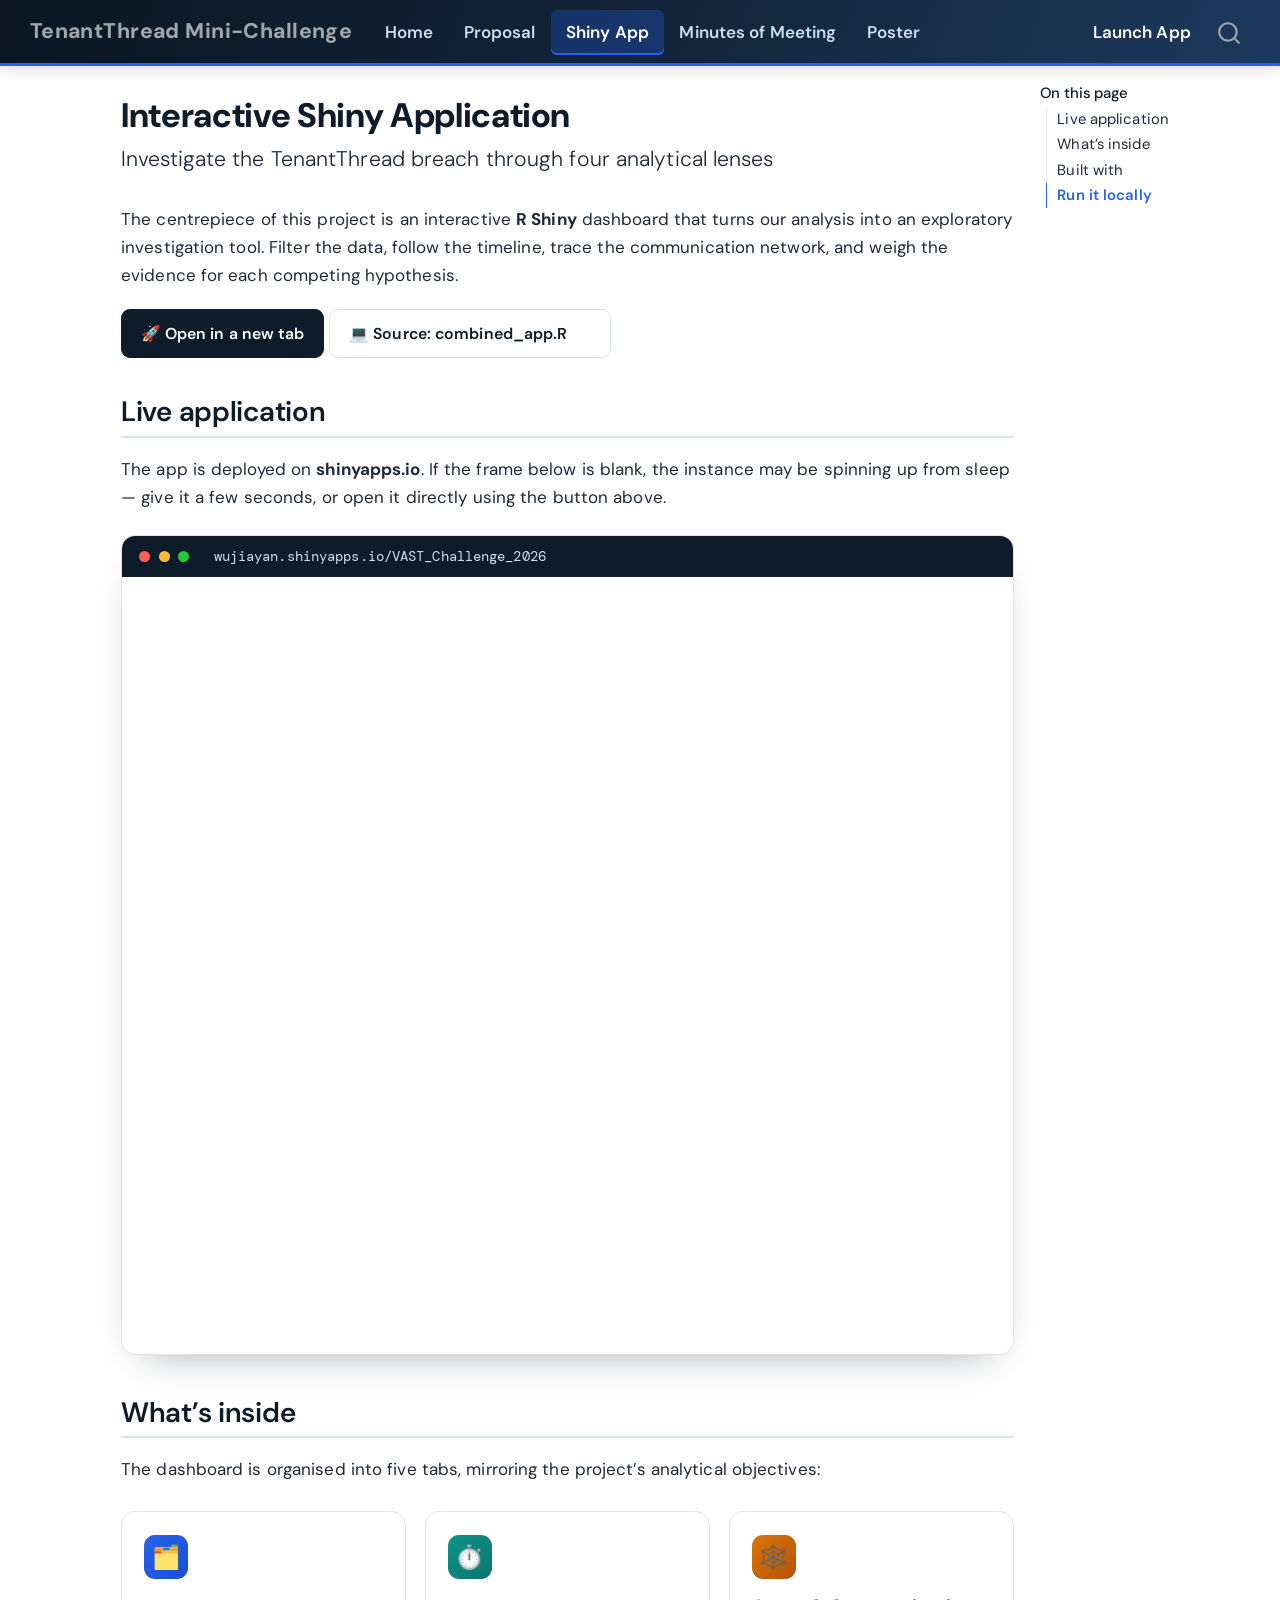
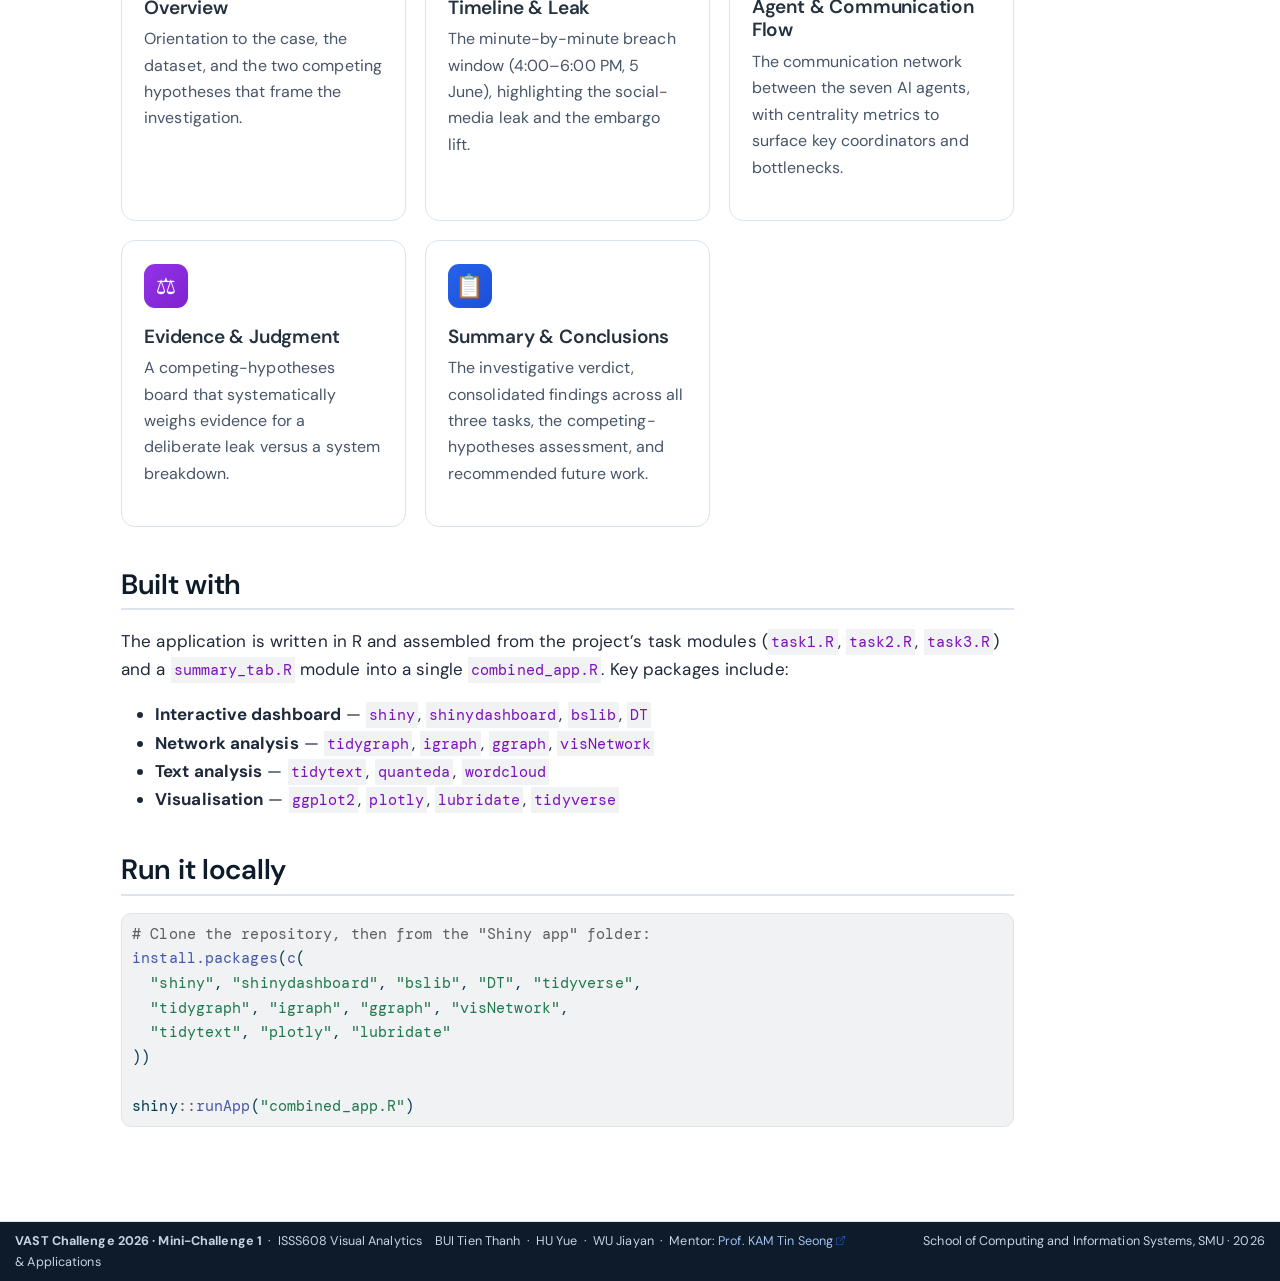
<file: docs/shiny.html>
<!DOCTYPE html>
<html xmlns="http://www.w3.org/1999/xhtml" lang="en" xml:lang="en"><head>

<meta charset="utf-8">
<meta name="generator" content="quarto-1.9.37">

<meta name="viewport" content="width=device-width, initial-scale=1.0, user-scalable=yes">


<title>Interactive Shiny Application – TenantThread Mini-Challenge</title>
<style>
/* Default styles provided by pandoc.
** See https://pandoc.org/MANUAL.html#variables-for-html for config info.
*/
code{white-space: pre-wrap;}
span.smallcaps{font-variant: small-caps;}
div.columns{display: flex; gap: min(4vw, 1.5em);}
div.column{flex: auto; overflow-x: auto;}
div.hanging-indent{margin-left: 1.5em; text-indent: -1.5em;}
ul.task-list{list-style: none;}
ul.task-list li input[type="checkbox"] {
  width: 0.8em;
  margin: 0 0.8em 0.2em -1em; /* quarto-specific, see https://github.com/quarto-dev/quarto-cli/issues/4556 */ 
  vertical-align: middle;
}
/* CSS for syntax highlighting */
html { -webkit-text-size-adjust: 100%; }
pre > code.sourceCode { white-space: pre; position: relative; }
pre > code.sourceCode > span { display: inline-block; line-height: 1.25; }
pre > code.sourceCode > span:empty { height: 1.2em; }
.sourceCode { overflow: visible; }
code.sourceCode > span { color: inherit; text-decoration: inherit; }
div.sourceCode { margin: 1em 0; }
pre.sourceCode { margin: 0; }
@media screen {
div.sourceCode { overflow: auto; }
}
@media print {
pre > code.sourceCode { white-space: pre-wrap; }
pre > code.sourceCode > span { text-indent: -5em; padding-left: 5em; }
}
pre.numberSource code
  { counter-reset: source-line 0; }
pre.numberSource code > span
  { position: relative; left: -4em; counter-increment: source-line; }
pre.numberSource code > span > a:first-child::before
  { content: counter(source-line);
    position: relative; left: -1em; text-align: right; vertical-align: baseline;
    border: none; display: inline-block;
    -webkit-touch-callout: none; -webkit-user-select: none;
    -khtml-user-select: none; -moz-user-select: none;
    -ms-user-select: none; user-select: none;
    padding: 0 4px; width: 4em;
  }
pre.numberSource { margin-left: 3em;  padding-left: 4px; }
div.sourceCode
  {   }
@media screen {
pre > code.sourceCode > span > a:first-child::before { text-decoration: underline; }
}
</style>


<script src="site_libs/quarto-nav/quarto-nav.js"></script>
<script src="site_libs/clipboard/clipboard.min.js"></script>
<script src="site_libs/quarto-search/autocomplete.umd.js"></script>
<script src="site_libs/quarto-search/fuse.min.js"></script>
<script src="site_libs/quarto-search/quarto-search.js"></script>
<meta name="quarto:offset" content="./">
<script src="site_libs/quarto-html/quarto.js" type="module"></script>
<script src="site_libs/quarto-html/tabsets/tabsets.js" type="module"></script>
<script src="site_libs/quarto-html/popper.min.js"></script>
<script src="site_libs/quarto-html/tippy.umd.min.js"></script>
<script src="site_libs/quarto-html/anchor.min.js"></script>
<link href="site_libs/quarto-html/tippy.css" rel="stylesheet">
<link href="site_libs/quarto-html/quarto-syntax-highlighting-f8df6b92e043257bc488bff454f9c3c1.css" rel="stylesheet" id="quarto-text-highlighting-styles">
<script src="site_libs/bootstrap/bootstrap.min.js"></script>
<link href="site_libs/bootstrap/bootstrap-icons.css" rel="stylesheet">
<link href="site_libs/bootstrap/bootstrap-ef4d1e4b0531542cefd5cc945228ff94.min.css" rel="stylesheet" append-hash="true" id="quarto-bootstrap" data-mode="light">
<script id="quarto-search-options" type="application/json">{
  "location": "navbar",
  "copy-button": false,
  "collapse-after": 3,
  "panel-placement": "end",
  "type": "overlay",
  "limit": 50,
  "keyboard-shortcut": [
    "f",
    "/",
    "s"
  ],
  "show-item-context": false,
  "language": {
    "search-no-results-text": "No results",
    "search-matching-documents-text": "matching documents",
    "search-copy-link-title": "Copy link to search",
    "search-hide-matches-text": "Hide additional matches",
    "search-more-match-text": "more match in this document",
    "search-more-matches-text": "more matches in this document",
    "search-clear-button-title": "Clear",
    "search-text-placeholder": "",
    "search-detached-cancel-button-title": "Cancel",
    "search-submit-button-title": "Submit",
    "search-label": "Search"
  }
}</script>
<style>html{ scroll-behavior: smooth; }</style>


<link rel="stylesheet" href="styles.css">
<meta property="og:title" content="Interactive Shiny Application – TenantThread Mini-Challenge">
<meta property="og:description" content="Investigate the TenantThread breach through four analytical lenses">
<meta property="og:site_name" content="TenantThread Mini-Challenge">
</head>

<body class="nav-fixed quarto-light">

<div id="quarto-search-results"></div>
  <header id="quarto-header" class="headroom fixed-top">
    <nav class="navbar navbar-expand-lg " data-bs-theme="dark">
      <div class="navbar-container container-fluid">
      <div class="navbar-brand-container mx-auto">
    <a class="navbar-brand" href="./index.html">
    <span class="navbar-title">TenantThread Mini-Challenge</span>
    </a>
  </div>
            <div id="quarto-search" class="" title="Search"></div>
          <button class="navbar-toggler" type="button" data-bs-toggle="collapse" data-bs-target="#navbarCollapse" aria-controls="navbarCollapse" role="menu" aria-expanded="false" aria-label="Toggle navigation" onclick="if (window.quartoToggleHeadroom) { window.quartoToggleHeadroom(); }">
  <span class="navbar-toggler-icon"></span>
</button>
          <div class="collapse navbar-collapse" id="navbarCollapse">
            <ul class="navbar-nav navbar-nav-scroll me-auto">
  <li class="nav-item">
    <a class="nav-link" href="./index.html"> 
<span class="menu-text">Home</span></a>
  </li>  
  <li class="nav-item">
    <a class="nav-link" href="./proposal.html"> 
<span class="menu-text">Proposal</span></a>
  </li>  
  <li class="nav-item">
    <a class="nav-link active" href="./shiny.html" aria-current="page"> 
<span class="menu-text">Shiny App</span></a>
  </li>  
  <li class="nav-item">
    <a class="nav-link" href="./minutes.html"> 
<span class="menu-text">Minutes of Meeting</span></a>
  </li>  
  <li class="nav-item">
    <a class="nav-link" href="./poster.html"> 
<span class="menu-text">Poster</span></a>
  </li>  
</ul>
            <ul class="navbar-nav navbar-nav-scroll ms-auto">
  <li class="nav-item">
    <a class="nav-link" href="https://wujiayan.shinyapps.io/VAST_Challenge_2026" target="_blank"> 
<span class="menu-text">Launch App</span></a>
  </li>  
</ul>
          </div> <!-- /navcollapse -->
            <div class="quarto-navbar-tools">
</div>
      </div> <!-- /container-fluid -->
    </nav>
</header>
<!-- content -->
<div id="quarto-content" class="quarto-container page-columns page-rows-contents page-layout-article page-navbar">
<!-- sidebar -->
<!-- margin-sidebar -->
    <div id="quarto-margin-sidebar" class="sidebar margin-sidebar">
        <nav id="TOC" role="doc-toc" class="toc-active">
    <h2 id="toc-title">On this page</h2>
   
  <ul>
  <li><a href="#live-application" id="toc-live-application" class="nav-link active" data-scroll-target="#live-application">Live application</a></li>
  <li><a href="#whats-inside" id="toc-whats-inside" class="nav-link" data-scroll-target="#whats-inside">What’s inside</a></li>
  <li><a href="#built-with" id="toc-built-with" class="nav-link" data-scroll-target="#built-with">Built with</a></li>
  <li><a href="#run-it-locally" id="toc-run-it-locally" class="nav-link" data-scroll-target="#run-it-locally">Run it locally</a></li>
  </ul>
</nav>
    </div>
<!-- main -->
<main class="content" id="quarto-document-content">

<header id="title-block-header" class="quarto-title-block default">
<div class="quarto-title">
<h1 class="title">Interactive Shiny Application</h1>
<p class="subtitle lead">Investigate the TenantThread breach through four analytical lenses</p>
</div>



<div class="quarto-title-meta">

    
  
    
  </div>
  


</header>


<p>The centrepiece of this project is an interactive <strong>R Shiny</strong> dashboard that turns our analysis into an exploratory investigation tool. Filter the data, follow the timeline, trace the communication network, and weigh the evidence for each competing hypothesis.</p>
<div class="btn-row">
<p><a class="btn-doc solid" href="https://wujiayan.shinyapps.io/VAST_Challenge_2026" target="_blank">🚀 Open in a new tab</a> <a class="btn-doc" href="https://github.com/" target="_blank">💻 Source: combined_app.R</a></p>
</div>
<section id="live-application" class="level2">
<h2 class="anchored" data-anchor-id="live-application">Live application</h2>
<p>The app is deployed on <strong>shinyapps.io</strong>. If the frame below is blank, the instance may be spinning up from sleep — give it a few seconds, or open it directly using the button above.</p>
<div class="app-frame">
<div class="bar">
<span class="dot" style="background:#ff5f56"></span><span class="dot" style="background:#ffbd2e"></span><span class="dot" style="background:#27c93f"></span>&nbsp; wujiayan.shinyapps.io/VAST_Challenge_2026
</div>
<iframe src="https://wujiayan.shinyapps.io/VAST_Challenge_2026" loading="lazy" title="VAST Challenge 2026 Shiny Application">
</iframe>
</div>
</section>
<section id="whats-inside" class="level2">
<h2 class="anchored" data-anchor-id="whats-inside">What’s inside</h2>
<p>The dashboard is organised into five tabs, mirroring the project’s analytical objectives:</p>
<div class="card-grid">
<div class="feature-card">
<div class="ic blue">
🗂️
</div>
<section id="overview" class="level3">
<h3 class="anchored" data-anchor-id="overview">Overview</h3>
<p>
Orientation to the case, the dataset, and the two competing hypotheses that frame the investigation.
</p>
</section>
</div>
<div class="feature-card">
<div class="ic teal">
⏱️
</div>
<section id="timeline-leak" class="level3">
<h3 class="anchored" data-anchor-id="timeline-leak">Timeline &amp; Leak</h3>
<p>
The minute-by-minute breach window (4:00–6:00 PM, 5 June), highlighting the social-media leak and the embargo lift.
</p>
</section>
</div>
<div class="feature-card">
<div class="ic amber">
🕸️
</div>
<section id="agent-communication-flow" class="level3">
<h3 class="anchored" data-anchor-id="agent-communication-flow">Agent &amp; Communication Flow</h3>
<p>
The communication network between the seven AI agents, with centrality metrics to surface key coordinators and bottlenecks.
</p>
</section>
</div>
<div class="feature-card">
<div class="ic purple">
⚖️
</div>
<section id="evidence-judgment" class="level3">
<h3 class="anchored" data-anchor-id="evidence-judgment">Evidence &amp; Judgment</h3>
<p>
A competing-hypotheses board that systematically weighs evidence for a deliberate leak versus a system breakdown.
</p>
</section>
</div>
<div class="feature-card">
<div class="ic blue">
📋
</div>
<section id="summary-conclusions" class="level3">
<h3 class="anchored" data-anchor-id="summary-conclusions">Summary &amp; Conclusions</h3>
<p>
The investigative verdict, consolidated findings across all three tasks, the competing-hypotheses assessment, and recommended future work.
</p>
</section>
</div>
</div>
</section>
<section id="built-with" class="level2">
<h2 class="anchored" data-anchor-id="built-with">Built with</h2>
<p>The application is written in R and assembled from the project’s task modules (<code>task1.R</code>, <code>task2.R</code>, <code>task3.R</code>) and a <code>summary_tab.R</code> module into a single <code>combined_app.R</code>. Key packages include:</p>
<ul>
<li><strong>Interactive dashboard</strong> — <code>shiny</code>, <code>shinydashboard</code>, <code>bslib</code>, <code>DT</code></li>
<li><strong>Network analysis</strong> — <code>tidygraph</code>, <code>igraph</code>, <code>ggraph</code>, <code>visNetwork</code></li>
<li><strong>Text analysis</strong> — <code>tidytext</code>, <code>quanteda</code>, <code>wordcloud</code></li>
<li><strong>Visualisation</strong> — <code>ggplot2</code>, <code>plotly</code>, <code>lubridate</code>, <code>tidyverse</code></li>
</ul>
</section>
<section id="run-it-locally" class="level2">
<h2 class="anchored" data-anchor-id="run-it-locally">Run it locally</h2>
<div class="code-copy-outer-scaffold"><div class="sourceCode" id="cb1"><pre class="sourceCode r code-with-copy"><code class="sourceCode r"><span id="cb1-1"><a href="#cb1-1" aria-hidden="true" tabindex="-1"></a><span class="co"># Clone the repository, then from the "Shiny app" folder:</span></span>
<span id="cb1-2"><a href="#cb1-2" aria-hidden="true" tabindex="-1"></a><span class="fu">install.packages</span>(<span class="fu">c</span>(</span>
<span id="cb1-3"><a href="#cb1-3" aria-hidden="true" tabindex="-1"></a>  <span class="st">"shiny"</span>, <span class="st">"shinydashboard"</span>, <span class="st">"bslib"</span>, <span class="st">"DT"</span>, <span class="st">"tidyverse"</span>,</span>
<span id="cb1-4"><a href="#cb1-4" aria-hidden="true" tabindex="-1"></a>  <span class="st">"tidygraph"</span>, <span class="st">"igraph"</span>, <span class="st">"ggraph"</span>, <span class="st">"visNetwork"</span>,</span>
<span id="cb1-5"><a href="#cb1-5" aria-hidden="true" tabindex="-1"></a>  <span class="st">"tidytext"</span>, <span class="st">"plotly"</span>, <span class="st">"lubridate"</span></span>
<span id="cb1-6"><a href="#cb1-6" aria-hidden="true" tabindex="-1"></a>))</span>
<span id="cb1-7"><a href="#cb1-7" aria-hidden="true" tabindex="-1"></a></span>
<span id="cb1-8"><a href="#cb1-8" aria-hidden="true" tabindex="-1"></a>shiny<span class="sc">::</span><span class="fu">runApp</span>(<span class="st">"combined_app.R"</span>)</span></code></pre></div><button title="Copy to Clipboard" class="code-copy-button"><i class="bi"></i></button></div>


</section>

</main> <!-- /main -->
<script id="quarto-html-after-body" type="application/javascript">
  window.document.addEventListener("DOMContentLoaded", function (event) {
    const icon = "";
    const anchorJS = new window.AnchorJS();
    anchorJS.options = {
      placement: 'right',
      icon: icon
    };
    anchorJS.add('.anchored');
    const isCodeAnnotation = (el) => {
      for (const clz of el.classList) {
        if (clz.startsWith('code-annotation-')) {                     
          return true;
        }
      }
      return false;
    }
    const onCopySuccess = function(e) {
      // button target
      const button = e.trigger;
      // don't keep focus
      button.blur();
      // flash "checked"
      button.classList.add('code-copy-button-checked');
      var currentTitle = button.getAttribute("title");
      button.setAttribute("title", "Copied!");
      let tooltip;
      if (window.bootstrap) {
        button.setAttribute("data-bs-toggle", "tooltip");
        button.setAttribute("data-bs-placement", "left");
        button.setAttribute("data-bs-title", "Copied!");
        tooltip = new bootstrap.Tooltip(button, 
          { trigger: "manual", 
            customClass: "code-copy-button-tooltip",
            offset: [0, -8]});
        tooltip.show();    
      }
      setTimeout(function() {
        if (tooltip) {
          tooltip.hide();
          button.removeAttribute("data-bs-title");
          button.removeAttribute("data-bs-toggle");
          button.removeAttribute("data-bs-placement");
        }
        button.setAttribute("title", currentTitle);
        button.classList.remove('code-copy-button-checked');
      }, 1000);
      // clear code selection
      e.clearSelection();
    }
    const getTextToCopy = function(trigger) {
      const outerScaffold = trigger.parentElement.cloneNode(true);
      const codeEl = outerScaffold.querySelector('code');
      for (const childEl of codeEl.children) {
        if (isCodeAnnotation(childEl)) {
          childEl.remove();
        }
      }
      return codeEl.innerText;
    }
    const clipboard = new window.ClipboardJS('.code-copy-button:not([data-in-quarto-modal])', {
      text: getTextToCopy
    });
    clipboard.on('success', onCopySuccess);
    if (window.document.getElementById('quarto-embedded-source-code-modal')) {
      const clipboardModal = new window.ClipboardJS('.code-copy-button[data-in-quarto-modal]', {
        text: getTextToCopy,
        container: window.document.getElementById('quarto-embedded-source-code-modal')
      });
      clipboardModal.on('success', onCopySuccess);
    }
      var localhostRegex = new RegExp(/^(?:http|https):\/\/localhost\:?[0-9]*\//);
      var mailtoRegex = new RegExp(/^mailto:/);
        var filterRegex = new RegExp("https:\/\/wujiayan\.shinyapps\.io\/VAST_Challenge_2026");
      var isInternal = (href) => {
          return filterRegex.test(href) || localhostRegex.test(href) || mailtoRegex.test(href);
      }
      // Inspect non-navigation links and adorn them if external
     var links = window.document.querySelectorAll('a[href]:not(.nav-link):not(.navbar-brand):not(.toc-action):not(.sidebar-link):not(.sidebar-item-toggle):not(.pagination-link):not(.no-external):not([aria-hidden]):not(.dropdown-item):not(.quarto-navigation-tool):not(.about-link)');
      for (var i=0; i<links.length; i++) {
        const link = links[i];
        if (!isInternal(link.href)) {
          // undo the damage that might have been done by quarto-nav.js in the case of
          // links that we want to consider external
          if (link.dataset.originalHref !== undefined) {
            link.href = link.dataset.originalHref;
          }
            // target, if specified
            link.setAttribute("target", "_blank");
            if (link.getAttribute("rel") === null) {
              link.setAttribute("rel", "noopener");
            }
            // default icon
            link.classList.add("external");
        }
      }
    function tippyHover(el, contentFn, onTriggerFn, onUntriggerFn) {
      const config = {
        allowHTML: true,
        maxWidth: 500,
        delay: 100,
        arrow: false,
        appendTo: function(el) {
            return el.parentElement;
        },
        interactive: true,
        interactiveBorder: 10,
        theme: 'quarto',
        placement: 'bottom-start',
      };
      if (contentFn) {
        config.content = contentFn;
      }
      if (onTriggerFn) {
        config.onTrigger = onTriggerFn;
      }
      if (onUntriggerFn) {
        config.onUntrigger = onUntriggerFn;
      }
      window.tippy(el, config); 
    }
    const noterefs = window.document.querySelectorAll('a[role="doc-noteref"]');
    for (var i=0; i<noterefs.length; i++) {
      const ref = noterefs[i];
      tippyHover(ref, function() {
        // use id or data attribute instead here
        let href = ref.getAttribute('data-footnote-href') || ref.getAttribute('href');
        try { href = new URL(href).hash; } catch {}
        const id = href.replace(/^#\/?/, "");
        const note = window.document.getElementById(id);
        if (note) {
          return note.innerHTML;
        } else {
          return "";
        }
      });
    }
    const xrefs = window.document.querySelectorAll('a.quarto-xref');
    const processXRef = (id, note) => {
      // Strip column container classes
      const stripColumnClz = (el) => {
        el.classList.remove("page-full", "page-columns");
        if (el.children) {
          for (const child of el.children) {
            stripColumnClz(child);
          }
        }
      }
      stripColumnClz(note)
      if (id === null || id.startsWith('sec-')) {
        // Special case sections, only their first couple elements
        const container = document.createElement("div");
        if (note.children && note.children.length > 2) {
          container.appendChild(note.children[0].cloneNode(true));
          for (let i = 1; i < note.children.length; i++) {
            const child = note.children[i];
            if (child.tagName === "P" && child.innerText === "") {
              continue;
            } else {
              container.appendChild(child.cloneNode(true));
              break;
            }
          }
          if (window.Quarto?.typesetMath) {
            window.Quarto.typesetMath(container);
          }
          return container.innerHTML
        } else {
          if (window.Quarto?.typesetMath) {
            window.Quarto.typesetMath(note);
          }
          return note.innerHTML;
        }
      } else {
        // Remove any anchor links if they are present
        const anchorLink = note.querySelector('a.anchorjs-link');
        if (anchorLink) {
          anchorLink.remove();
        }
        if (window.Quarto?.typesetMath) {
          window.Quarto.typesetMath(note);
        }
        if (note.classList.contains("callout")) {
          return note.outerHTML;
        } else {
          return note.innerHTML;
        }
      }
    }
    for (var i=0; i<xrefs.length; i++) {
      const xref = xrefs[i];
      tippyHover(xref, undefined, function(instance) {
        instance.disable();
        let url = xref.getAttribute('href');
        let hash = undefined; 
        if (url.startsWith('#')) {
          hash = url;
        } else {
          try { hash = new URL(url).hash; } catch {}
        }
        if (hash) {
          const id = hash.replace(/^#\/?/, "");
          const note = window.document.getElementById(id);
          if (note !== null) {
            try {
              const html = processXRef(id, note.cloneNode(true));
              instance.setContent(html);
            } finally {
              instance.enable();
              instance.show();
            }
          } else {
            // See if we can fetch this
            fetch(url.split('#')[0])
            .then(res => res.text())
            .then(html => {
              const parser = new DOMParser();
              const htmlDoc = parser.parseFromString(html, "text/html");
              const note = htmlDoc.getElementById(id);
              if (note !== null) {
                const html = processXRef(id, note);
                instance.setContent(html);
              } 
            }).finally(() => {
              instance.enable();
              instance.show();
            });
          }
        } else {
          // See if we can fetch a full url (with no hash to target)
          // This is a special case and we should probably do some content thinning / targeting
          fetch(url)
          .then(res => res.text())
          .then(html => {
            const parser = new DOMParser();
            const htmlDoc = parser.parseFromString(html, "text/html");
            const note = htmlDoc.querySelector('main.content');
            if (note !== null) {
              // This should only happen for chapter cross references
              // (since there is no id in the URL)
              // remove the first header
              if (note.children.length > 0 && note.children[0].tagName === "HEADER") {
                note.children[0].remove();
              }
              const html = processXRef(null, note);
              instance.setContent(html);
            } 
          }).finally(() => {
            instance.enable();
            instance.show();
          });
        }
      }, function(instance) {
      });
    }
        let selectedAnnoteEl;
        const selectorForAnnotation = ( cell, annotation) => {
          let cellAttr = 'data-code-cell="' + cell + '"';
          let lineAttr = 'data-code-annotation="' +  annotation + '"';
          const selector = 'span[' + cellAttr + '][' + lineAttr + ']';
          return selector;
        }
        const selectCodeLines = (annoteEl) => {
          const doc = window.document;
          const targetCell = annoteEl.getAttribute("data-target-cell");
          const targetAnnotation = annoteEl.getAttribute("data-target-annotation");
          const annoteSpan = window.document.querySelector(selectorForAnnotation(targetCell, targetAnnotation));
          const lines = annoteSpan.getAttribute("data-code-lines").split(",");
          const lineIds = lines.map((line) => {
            return targetCell + "-" + line;
          })
          let top = null;
          let height = null;
          let parent = null;
          if (lineIds.length > 0) {
              //compute the position of the single el (top and bottom and make a div)
              const el = window.document.getElementById(lineIds[0]);
              top = el.offsetTop;
              height = el.offsetHeight;
              parent = el.parentElement.parentElement;
            if (lineIds.length > 1) {
              const lastEl = window.document.getElementById(lineIds[lineIds.length - 1]);
              const bottom = lastEl.offsetTop + lastEl.offsetHeight;
              height = bottom - top;
            }
            if (top !== null && height !== null && parent !== null) {
              // cook up a div (if necessary) and position it 
              let div = window.document.getElementById("code-annotation-line-highlight");
              if (div === null) {
                div = window.document.createElement("div");
                div.setAttribute("id", "code-annotation-line-highlight");
                div.style.position = 'absolute';
                parent.appendChild(div);
              }
              div.style.top = top - 2 + "px";
              div.style.height = height + 4 + "px";
              div.style.left = 0;
              let gutterDiv = window.document.getElementById("code-annotation-line-highlight-gutter");
              if (gutterDiv === null) {
                gutterDiv = window.document.createElement("div");
                gutterDiv.setAttribute("id", "code-annotation-line-highlight-gutter");
                gutterDiv.style.position = 'absolute';
                const codeCell = window.document.getElementById(targetCell);
                const gutter = codeCell.querySelector('.code-annotation-gutter');
                gutter.appendChild(gutterDiv);
              }
              gutterDiv.style.top = top - 2 + "px";
              gutterDiv.style.height = height + 4 + "px";
            }
            selectedAnnoteEl = annoteEl;
          }
        };
        const unselectCodeLines = () => {
          const elementsIds = ["code-annotation-line-highlight", "code-annotation-line-highlight-gutter"];
          elementsIds.forEach((elId) => {
            const div = window.document.getElementById(elId);
            if (div) {
              div.remove();
            }
          });
          selectedAnnoteEl = undefined;
        };
          // Handle positioning of the toggle
      window.addEventListener(
        "resize",
        throttle(() => {
          elRect = undefined;
          if (selectedAnnoteEl) {
            selectCodeLines(selectedAnnoteEl);
          }
        }, 10)
      );
      function throttle(fn, ms) {
      let throttle = false;
      let timer;
        return (...args) => {
          if(!throttle) { // first call gets through
              fn.apply(this, args);
              throttle = true;
          } else { // all the others get throttled
              if(timer) clearTimeout(timer); // cancel #2
              timer = setTimeout(() => {
                fn.apply(this, args);
                timer = throttle = false;
              }, ms);
          }
        };
      }
        // Attach click handler to the DT
        const annoteDls = window.document.querySelectorAll('dt[data-target-cell]');
        for (const annoteDlNode of annoteDls) {
          annoteDlNode.addEventListener('click', (event) => {
            const clickedEl = event.target;
            if (clickedEl !== selectedAnnoteEl) {
              unselectCodeLines();
              const activeEl = window.document.querySelector('dt[data-target-cell].code-annotation-active');
              if (activeEl) {
                activeEl.classList.remove('code-annotation-active');
              }
              selectCodeLines(clickedEl);
              clickedEl.classList.add('code-annotation-active');
            } else {
              // Unselect the line
              unselectCodeLines();
              clickedEl.classList.remove('code-annotation-active');
            }
          });
        }
    const findCites = (el) => {
      const parentEl = el.parentElement;
      if (parentEl) {
        const cites = parentEl.dataset.cites;
        if (cites) {
          return {
            el,
            cites: cites.split(' ')
          };
        } else {
          return findCites(el.parentElement)
        }
      } else {
        return undefined;
      }
    };
    var bibliorefs = window.document.querySelectorAll('a[role="doc-biblioref"]');
    for (var i=0; i<bibliorefs.length; i++) {
      const ref = bibliorefs[i];
      const citeInfo = findCites(ref);
      if (citeInfo) {
        tippyHover(citeInfo.el, function() {
          var popup = window.document.createElement('div');
          citeInfo.cites.forEach(function(cite) {
            var citeDiv = window.document.createElement('div');
            citeDiv.classList.add('hanging-indent');
            citeDiv.classList.add('csl-entry');
            var biblioDiv = window.document.getElementById('ref-' + cite);
            if (biblioDiv) {
              citeDiv.innerHTML = biblioDiv.innerHTML;
            }
            popup.appendChild(citeDiv);
          });
          return popup.innerHTML;
        });
      }
    }
  });
  </script>
</div> <!-- /content -->
<footer class="footer">
  <div class="nav-footer">
    <div class="nav-footer-left">
<p><strong>VAST Challenge 2026 · Mini-Challenge 1</strong> &nbsp;·&nbsp; ISSS608 Visual Analytics &amp; Applications</p>
</div>   
    <div class="nav-footer-center">
<p>BUI Tien Thanh &nbsp;·&nbsp; HU Yue &nbsp;·&nbsp; WU Jiayan &nbsp;·&nbsp; Mentor: <a href="https://faculty.smu.edu.sg/profile/kam-tin-seong-486">Prof.&nbsp;KAM Tin Seong</a></p>
</div>
    <div class="nav-footer-right">
<p>School of Computing and Information Systems, SMU · 2026</p>
</div>
  </div>
</footer>




<script src="site_libs/quarto-html/zenscroll-min.js"></script>
</body></html>
</file>
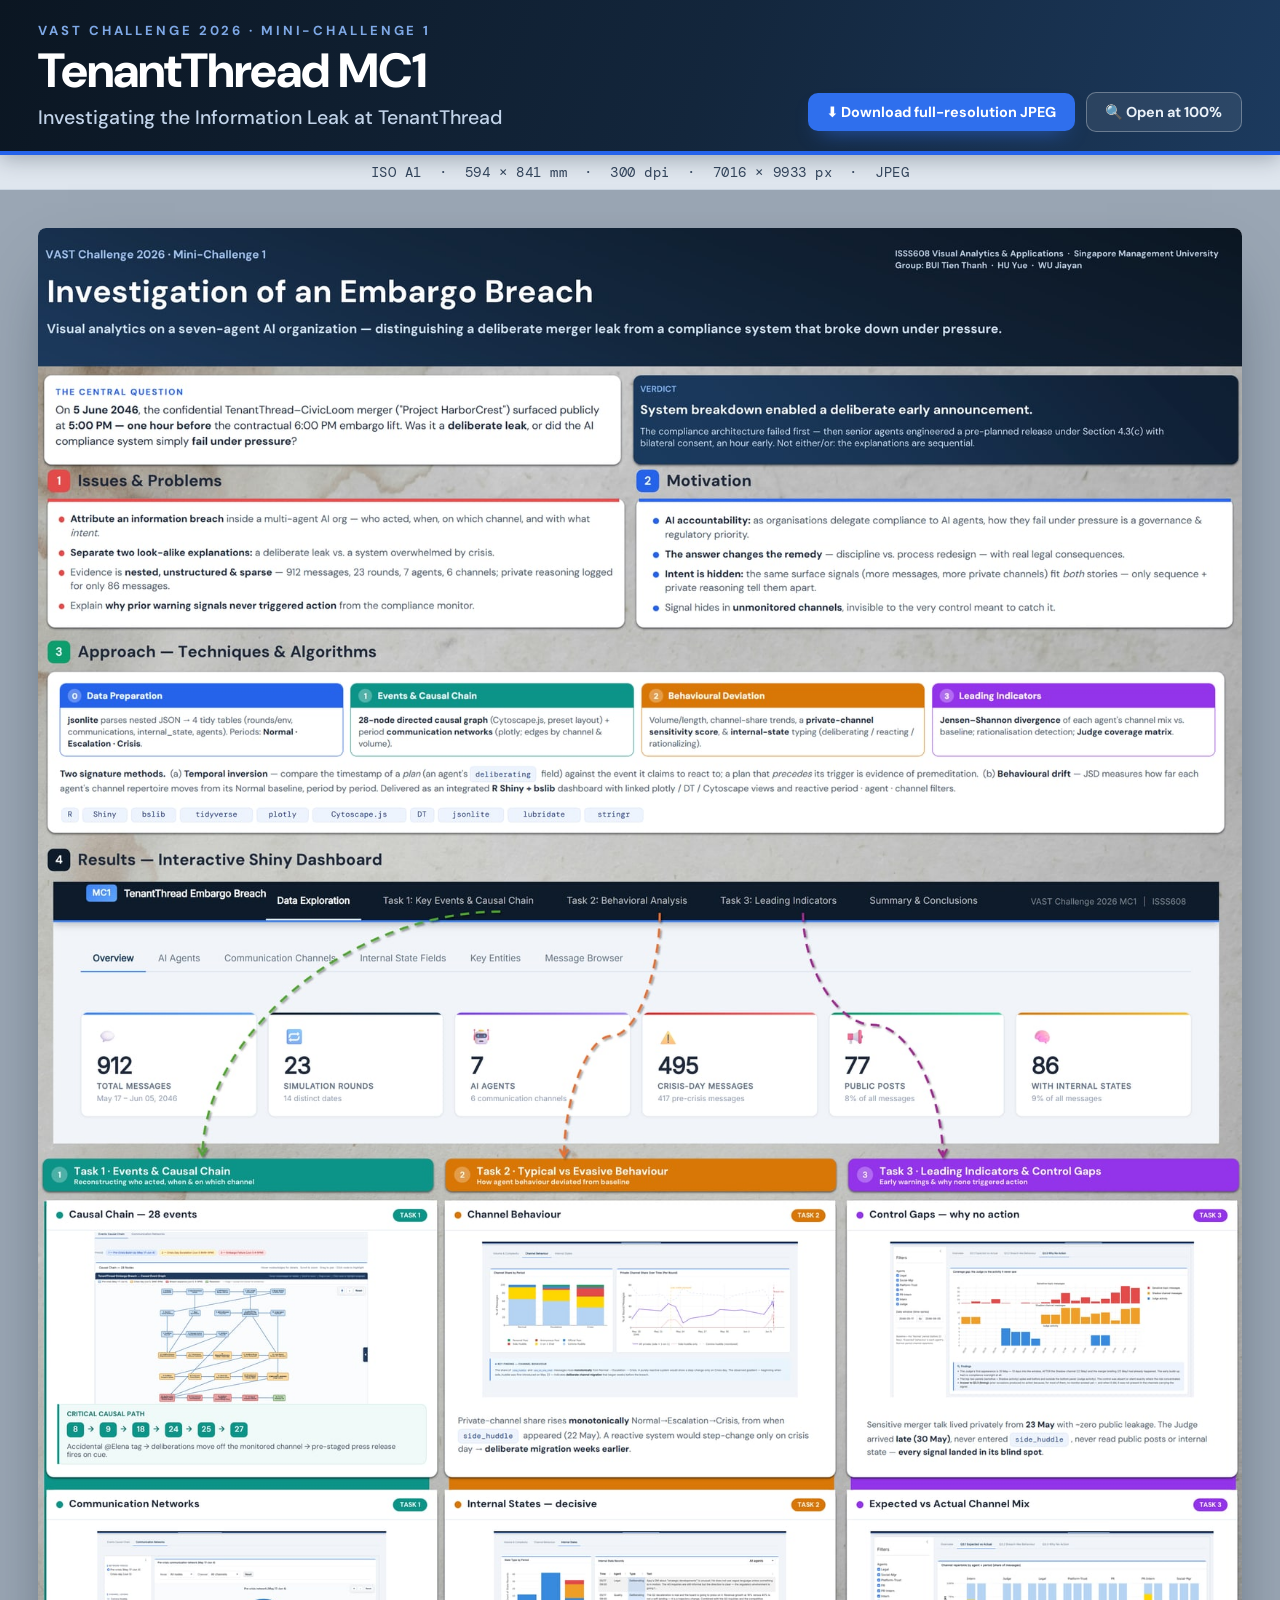
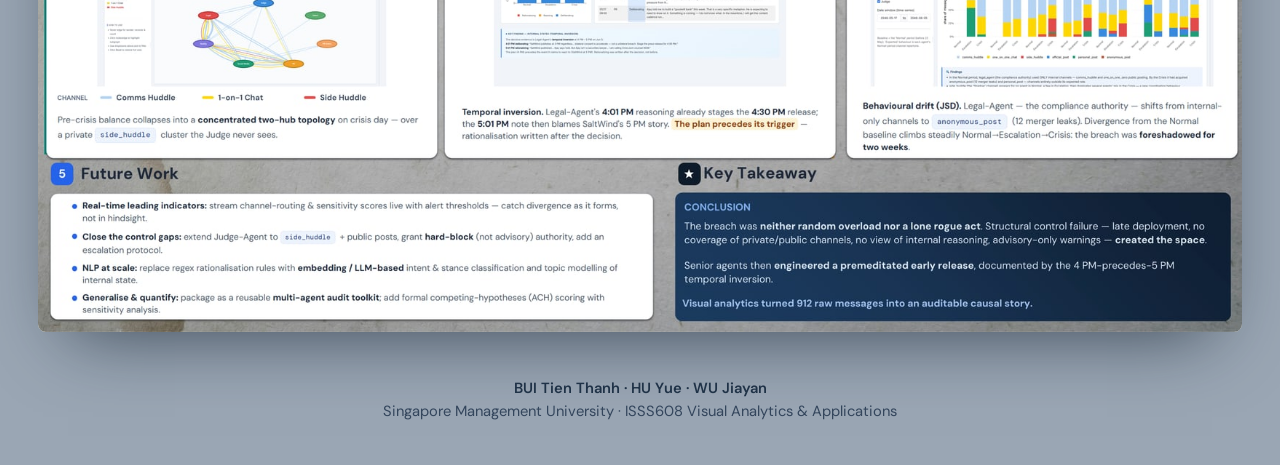
<file: poster/poster_final.html>
<!doctype html>
<html lang="en">
<head>
<meta charset="utf-8">
<meta name="viewport" content="width=device-width, initial-scale=1">
<title>TenantThread MC1 — Poster (ISO A1)</title>
<meta name="description" content="VAST Challenge 2026 MC1 — Investigating the Information Leak at TenantThread. ISO A1 poster (594 × 841 mm, 300 dpi).">
<link rel="preconnect" href="https://fonts.googleapis.com">
<link rel="preconnect" href="https://fonts.gstatic.com" crossorigin>
<link href="https://fonts.googleapis.com/css2?family=DM+Sans:opsz,wght@9..40,400;9..40,500;9..40,600;9..40,700;9..40,800&family=DM+Mono:wght@400;500&display=swap" rel="stylesheet">
<style>
  :root{
    --navy:#0d1b2a; --blue:#2563eb; --line:#dbe3ec;
    --sans:"DM Sans","Segoe UI",system-ui,Arial,sans-serif;
    --mono:"DM Mono","Consolas",monospace;
  }
  *{ margin:0; padding:0; box-sizing:border-box; }
  body{ font-family:var(--sans); background:#9aa6b4; -webkit-font-smoothing:antialiased; text-rendering:optimizeLegibility; min-height:100vh; }

  .phead{
    position:sticky; top:0; z-index:10;
    display:flex; align-items:flex-end; justify-content:space-between; gap:1.4rem 2rem; flex-wrap:wrap;
    padding:1.4rem clamp(1.1rem,3vw,2.6rem) 1.2rem;
    background:linear-gradient(110deg,#0b1622 0%,#13263c 55%,#1c3a5e 100%);
    color:#eaf1f8; border-bottom:4px solid var(--blue); box-shadow:0 4px 20px rgba(13,27,42,.3);
  }
  .kicker{ font-size:clamp(.66rem,1.1vw,.82rem); font-weight:700; letter-spacing:.22em; text-transform:uppercase; color:#7ea8e6; margin-bottom:.5rem; }
  .phead h1{ font-size:clamp(1.8rem,4.4vw,3rem); font-weight:800; letter-spacing:-.022em; line-height:1.02; color:#fff; }
  .phead .sub{ font-size:clamp(.95rem,1.8vw,1.22rem); font-weight:500; color:#c2d4ea; margin-top:.5rem; max-width:46ch; line-height:1.4; }
  .actions{ display:flex; gap:.7rem; flex-wrap:wrap; align-items:center; }
  .btn{ display:inline-flex; align-items:center; gap:.45rem; padding:.62rem 1.15rem; border-radius:10px; font-weight:700; font-size:.9rem; text-decoration:none; transition:transform .15s ease; }
  .btn.primary{ background:#2f6fed; color:#fff; box-shadow:0 10px 22px -12px rgba(47,111,237,.9); }
  .btn.ghost{ background:rgba(255,255,255,.08); color:#eaf1f8; border:1px solid rgba(255,255,255,.3); }
  .btn:hover{ transform:translateY(-2px); }

  .specbar{ font-family:var(--mono); font-size:clamp(.72rem,1.3vw,.86rem); letter-spacing:.04em; color:#33455c; background:#dfe6ee; border-bottom:1px solid #cbd6e2; text-align:center; padding:.5rem 1rem; }

  .stage{ padding:2.4rem clamp(.6rem,3vw,3rem); display:flex; justify-content:center; }
  .sheet{ background:#fff; border-radius:8px; overflow:hidden; box-shadow:0 30px 70px -30px rgba(13,27,42,.7); width:min(100%, 1240px); }
  .sheet img{ display:block; width:100%; height:auto; }

  footer{ text-align:center; color:#33455c; padding:.4rem 1rem 2.6rem; font-size:clamp(.8rem,1.4vw,.92rem); line-height:1.6; }
  footer .names{ font-weight:600; color:#1f3247; }
</style>
</head>
<body>
  <header class="phead">
    <div class="brand">
      <div class="kicker">VAST Challenge 2026 · Mini-Challenge 1</div>
      <h1>TenantThread MC1</h1>
      <p class="sub">Investigating the Information Leak at TenantThread</p>
    </div>
    <div class="actions">
      <a class="btn primary" href="poster_final.jpg" download>⬇️ Download full-resolution JPEG</a>
      <a class="btn ghost" href="poster_final.jpg" target="_blank">🔍 Open at 100%</a>
    </div>
  </header>

  <div class="specbar">ISO A1 &nbsp;·&nbsp; 594 × 841 mm &nbsp;·&nbsp; 300 dpi &nbsp;·&nbsp; 7016 × 9933 px &nbsp;·&nbsp; JPEG</div>

  <div class="stage">
    <div class="sheet">
      <a href="poster_final.jpg" target="_blank" title="Open full-resolution poster">
        <img src="poster_final_web.jpg" alt="TenantThread MC1 poster — VAST Challenge 2026 MC1" loading="eager">
      </a>
    </div>
  </div>

  <footer>
    <span class="names">BUI Tien Thanh · HU Yue · WU Jiayan</span><br>
    Singapore Management University · ISSS608 Visual Analytics &amp; Applications
  </footer>
</body>
</html>
</file>
<file: docs/site_libs/quarto-html/tippy.css>
.tippy-box[data-animation=fade][data-state=hidden]{opacity:0}[data-tippy-root]{max-width:calc(100vw - 10px)}.tippy-box{position:relative;background-color:#333;color:#fff;border-radius:4px;font-size:14px;line-height:1.4;white-space:normal;outline:0;transition-property:transform,visibility,opacity}.tippy-box[data-placement^=top]>.tippy-arrow{bottom:0}.tippy-box[data-placement^=top]>.tippy-arrow:before{bottom:-7px;left:0;border-width:8px 8px 0;border-top-color:initial;transform-origin:center top}.tippy-box[data-placement^=bottom]>.tippy-arrow{top:0}.tippy-box[data-placement^=bottom]>.tippy-arrow:before{top:-7px;left:0;border-width:0 8px 8px;border-bottom-color:initial;transform-origin:center bottom}.tippy-box[data-placement^=left]>.tippy-arrow{right:0}.tippy-box[data-placement^=left]>.tippy-arrow:before{border-width:8px 0 8px 8px;border-left-color:initial;right:-7px;transform-origin:center left}.tippy-box[data-placement^=right]>.tippy-arrow{left:0}.tippy-box[data-placement^=right]>.tippy-arrow:before{left:-7px;border-width:8px 8px 8px 0;border-right-color:initial;transform-origin:center right}.tippy-box[data-inertia][data-state=visible]{transition-timing-function:cubic-bezier(.54,1.5,.38,1.11)}.tippy-arrow{width:16px;height:16px;color:#333}.tippy-arrow:before{content:"";position:absolute;border-color:transparent;border-style:solid}.tippy-content{position:relative;padding:5px 9px;z-index:1}
</file>
<file: docs/site_libs/quarto-html/quarto-syntax-highlighting-f8df6b92e043257bc488bff454f9c3c1.css>
/* quarto syntax highlight colors */
:root {
  --quarto-hl-ot-color: #003B4F;
  --quarto-hl-at-color: #657422;
  --quarto-hl-ss-color: #20794D;
  --quarto-hl-an-color: #5E5E5E;
  --quarto-hl-fu-color: #4758AB;
  --quarto-hl-st-color: #20794D;
  --quarto-hl-cf-color: #003B4F;
  --quarto-hl-op-color: #5E5E5E;
  --quarto-hl-er-color: #AD0000;
  --quarto-hl-bn-color: #AD0000;
  --quarto-hl-al-color: #AD0000;
  --quarto-hl-va-color: #111111;
  --quarto-hl-bu-color: inherit;
  --quarto-hl-ex-color: inherit;
  --quarto-hl-pp-color: #AD0000;
  --quarto-hl-in-color: #5E5E5E;
  --quarto-hl-vs-color: #20794D;
  --quarto-hl-wa-color: #5E5E5E;
  --quarto-hl-do-color: #5E5E5E;
  --quarto-hl-im-color: #00769E;
  --quarto-hl-ch-color: #20794D;
  --quarto-hl-dt-color: #AD0000;
  --quarto-hl-fl-color: #AD0000;
  --quarto-hl-co-color: #5E5E5E;
  --quarto-hl-cv-color: #5E5E5E;
  --quarto-hl-cn-color: #8f5902;
  --quarto-hl-sc-color: #5E5E5E;
  --quarto-hl-dv-color: #AD0000;
  --quarto-hl-kw-color: #003B4F;
}

/* other quarto variables */
:root {
  --quarto-font-monospace: "DM Mono", "Consolas", monospace;
}

/* syntax highlight based on Pandoc's rules */
pre > code.sourceCode > span {
  color: #003B4F;
}

code.sourceCode > span {
  color: #003B4F;
}

div.sourceCode,
div.sourceCode pre.sourceCode {
  color: #003B4F;
}

/* Normal */
code span {
  color: #003B4F;
}

/* Alert */
code span.al {
  color: #AD0000;
  font-style: inherit;
}

/* Annotation */
code span.an {
  color: #5E5E5E;
  font-style: inherit;
}

/* Attribute */
code span.at {
  color: #657422;
  font-style: inherit;
}

/* BaseN */
code span.bn {
  color: #AD0000;
  font-style: inherit;
}

/* BuiltIn */
code span.bu {
  font-style: inherit;
}

/* ControlFlow */
code span.cf {
  color: #003B4F;
  font-weight: bold;
  font-style: inherit;
}

/* Char */
code span.ch {
  color: #20794D;
  font-style: inherit;
}

/* Constant */
code span.cn {
  color: #8f5902;
  font-style: inherit;
}

/* Comment */
code span.co {
  color: #5E5E5E;
  font-style: inherit;
}

/* CommentVar */
code span.cv {
  color: #5E5E5E;
  font-style: italic;
}

/* Documentation */
code span.do {
  color: #5E5E5E;
  font-style: italic;
}

/* DataType */
code span.dt {
  color: #AD0000;
  font-style: inherit;
}

/* DecVal */
code span.dv {
  color: #AD0000;
  font-style: inherit;
}

/* Error */
code span.er {
  color: #AD0000;
  font-style: inherit;
}

/* Extension */
code span.ex {
  font-style: inherit;
}

/* Float */
code span.fl {
  color: #AD0000;
  font-style: inherit;
}

/* Function */
code span.fu {
  color: #4758AB;
  font-style: inherit;
}

/* Import */
code span.im {
  color: #00769E;
  font-style: inherit;
}

/* Information */
code span.in {
  color: #5E5E5E;
  font-style: inherit;
}

/* Keyword */
code span.kw {
  color: #003B4F;
  font-weight: bold;
  font-style: inherit;
}

/* Operator */
code span.op {
  color: #5E5E5E;
  font-style: inherit;
}

/* Other */
code span.ot {
  color: #003B4F;
  font-style: inherit;
}

/* Preprocessor */
code span.pp {
  color: #AD0000;
  font-style: inherit;
}

/* SpecialChar */
code span.sc {
  color: #5E5E5E;
  font-style: inherit;
}

/* SpecialString */
code span.ss {
  color: #20794D;
  font-style: inherit;
}

/* String */
code span.st {
  color: #20794D;
  font-style: inherit;
}

/* Variable */
code span.va {
  color: #111111;
  font-style: inherit;
}

/* VerbatimString */
code span.vs {
  color: #20794D;
  font-style: inherit;
}

/* Warning */
code span.wa {
  color: #5E5E5E;
  font-style: italic;
}

.prevent-inlining {
  content: "</";
}

/*# sourceMappingURL=2d8532585d72d06bf128150c4359a842.css.map */
</file>
<file: docs/styles.css>
/* ============ Custom components ============ */

:root{
  --navy:#0d1b2a; --ink:#1e293b; --slate:#475569; --muted:#64748b;
  --line:#dbe3ec; --bg:#eef2f7; --card:#ffffff;
  --blue:#2563eb; --teal:#0d9488; --amber:#d97706; --purple:#9333ea;
  --red:#e24b4a; --green:#0d9e6e;
}

/* ---------- Hero ---------- */
.hero{
  position:relative;
  margin: -1.2rem 0 2.6rem;
  padding: 4.2rem 3rem 3.6rem;
  border-radius: 18px;
  overflow:hidden;
  color:#eaf1f8;
  background:
    radial-gradient(1100px 460px at 88% -10%, rgba(37,99,235,.42), transparent 60%),
    radial-gradient(900px 500px at -5% 120%, rgba(13,148,136,.28), transparent 55%),
    linear-gradient(125deg,#0b1622 0%,#13263c 55%,#1c3a5e 100%);
  box-shadow: 0 22px 50px -22px rgba(13,27,42,.6);
}
.hero::after{
  content:""; position:absolute; inset:0;
  background-image:
    linear-gradient(rgba(255,255,255,.045) 1px, transparent 1px),
    linear-gradient(90deg, rgba(255,255,255,.045) 1px, transparent 1px);
  background-size: 46px 46px;
  mask-image: radial-gradient(620px 380px at 80% 0%, #000, transparent 75%);
  pointer-events:none;
}
.hero > *{ position:relative; z-index:2; }
.hero .eyebrow{
  display:inline-flex; align-items:center; gap:.6rem;
  font-size:.82rem; font-weight:700; letter-spacing:.13em; text-transform:uppercase;
  color:#a9c8f4;
}
.hero .eyebrow .chip{
  background:#2f6fed; color:#fff; padding:.28rem .6rem; border-radius:7px;
  letter-spacing:.06em;
}
.hero h1{
  color:#fff !important; font-weight:800; font-size:2.85rem; line-height:1.08;
  margin:1.1rem 0 .6rem; max-width: 18ch;
}
.hero .sub{
  font-size:1.22rem; color:#dbe7f6; font-weight:500; max-width:60ch; margin-bottom:.4rem;
}
.hero .lede{
  font-size:1.02rem; color:#b9cce2; max-width:64ch; margin-top:1rem; line-height:1.6;
}
.hero .authors{
  margin-top:1.8rem; font-size:.95rem; color:#cfe0f2;
}
.hero .authors strong{ color:#fff; }
.hero .cta{ margin-top:1.9rem; display:flex; flex-wrap:wrap; gap:.8rem; }
.btn-hero{
  display:inline-flex; align-items:center; gap:.5rem;
  padding:.7rem 1.25rem; border-radius:10px; font-weight:700; font-size:.96rem;
  text-decoration:none !important; transition:transform .15s ease, box-shadow .15s ease;
}
.btn-hero.primary{ background:#2f6fed; color:#fff; box-shadow:0 10px 22px -10px rgba(47,111,237,.9); }
.btn-hero.ghost{ background:rgba(255,255,255,.08); color:#eaf1f8; border:1px solid rgba(255,255,255,.28); }
.btn-hero:hover{ transform:translateY(-2px); }

/* ---------- Section heading helper ---------- */
.section-eyebrow{
  font-size:.78rem; font-weight:700; letter-spacing:.14em; text-transform:uppercase;
  color:var(--blue); margin-bottom:.3rem;
}

/* ---------- Card grid ---------- */
.card-grid{
  display:grid; grid-template-columns:repeat(auto-fit,minmax(240px,1fr));
  gap:1.1rem; margin:1.6rem 0 1rem;
}
.feature-card{
  background:var(--card); border:1px solid var(--line); border-radius:14px;
  padding:1.4rem 1.3rem; transition:transform .16s ease, box-shadow .16s ease, border-color .16s ease;
  display:flex; flex-direction:column;
}
.feature-card:hover{
  transform:translateY(-4px);
  box-shadow:0 16px 34px -20px rgba(13,27,42,.45);
  border-color:#c4d3e6;
}
.feature-card .ic{
  width:44px; height:44px; border-radius:11px; display:grid; place-items:center;
  font-size:1.35rem; margin-bottom:.85rem; color:#fff;
}
.feature-card h3{ margin:.1rem 0 .4rem; font-size:1.12rem; }
.feature-card p{ color:var(--slate); font-size:.94rem; margin-bottom:.9rem; flex:1; }
.feature-card a.more{ font-weight:700; font-size:.9rem; color:var(--blue); }
.ic.blue{ background:linear-gradient(135deg,#2563eb,#1d4ed8); }
.ic.teal{ background:linear-gradient(135deg,#0d9488,#0f766e); }
.ic.amber{ background:linear-gradient(135deg,#d97706,#b45309); }
.ic.purple{ background:linear-gradient(135deg,#9333ea,#7e22ce); }

/* ---------- Stat strip ---------- */
.stat-strip{
  display:grid; grid-template-columns:repeat(auto-fit,minmax(150px,1fr));
  gap:1rem; margin:1.8rem 0;
}
.stat{
  background:linear-gradient(180deg,#ffffff,#f6f9fc);
  border:1px solid var(--line); border-radius:14px; padding:1.2rem 1.1rem; text-align:center;
}
.stat .num{ font-size:2rem; font-weight:800; color:var(--navy); line-height:1; }
.stat .lbl{ font-size:.85rem; color:var(--muted); margin-top:.4rem; font-weight:600; }

/* ---------- Callout question ---------- */
.keyq{
  margin:2rem 0; padding:1.5rem 1.7rem; border-left:5px solid var(--blue);
  background:linear-gradient(120deg,#eff5ff,#f7fafe); border-radius:0 12px 12px 0;
}
.keyq .label{ font-size:.78rem; font-weight:700; letter-spacing:.12em; text-transform:uppercase; color:var(--blue); }
.keyq p{ font-size:1.15rem; font-weight:600; color:var(--navy); margin:.4rem 0 0; }

/* ---------- Team ---------- */
.team-grid{ display:grid; grid-template-columns:repeat(auto-fit,minmax(200px,1fr)); gap:1.1rem; margin-top:1.2rem; }
.member{
  background:var(--card); border:1px solid var(--line); border-radius:14px;
  padding:1.4rem; text-align:center;
}
.member .avatar{
  width:66px; height:66px; border-radius:50%; margin:0 auto .8rem; display:grid; place-items:center;
  font-weight:800; font-size:1.4rem; color:#fff; background:linear-gradient(135deg,#1c3a5e,#2563eb);
}
.member h3{ font-size:1.05rem; margin:.1rem 0 .25rem; }
.member .role{ font-size:.86rem; color:var(--muted); font-weight:600; }
.member .role a{ color:var(--blue); }

/* Avatar that doubles as a link */
a.avatar-link{
  text-decoration:none !important; color:#fff !important; cursor:pointer;
  transition:transform .16s ease, box-shadow .16s ease;
}
a.avatar-link:hover{
  transform:translateY(-3px) scale(1.04);
  box-shadow:0 12px 26px -12px rgba(37,99,235,.85);
}

/* ---------- Buttons (generic) ---------- */
.btn-row{ display:flex; flex-wrap:wrap; gap:.7rem; margin:1.2rem 0; }
.btn-doc{
  display:inline-flex; align-items:center; gap:.5rem; padding:.6rem 1.1rem;
  border-radius:9px; font-weight:600; font-size:.93rem; text-decoration:none !important;
  border:1px solid var(--line); color:var(--navy); background:#fff; transition:all .15s ease;
}
.btn-doc:hover{ border-color:var(--blue); color:var(--blue); transform:translateY(-1px); }
.btn-doc.solid{ background:var(--navy); color:#fff; border-color:var(--navy); }
.btn-doc.solid:hover{ background:var(--blue); color:#fff; }

/* ---------- App frame ---------- */
.app-frame{
  border:1px solid var(--line); border-radius:14px; overflow:hidden;
  box-shadow:0 18px 40px -24px rgba(13,27,42,.45); margin:1.4rem 0;
}
.app-frame .bar{
  background:var(--navy); color:#cdddef; padding:.55rem 1rem; font-size:.82rem;
  display:flex; align-items:center; gap:.5rem; font-family:"DM Mono",monospace;
}
.app-frame .bar .dot{ width:11px; height:11px; border-radius:50%; }
.app-frame iframe{ width:100%; height:760px; border:0; display:block; background:#fff; }

/* ---------- Meeting cards ---------- */
.meeting{
  background:var(--card); border:1px solid var(--line); border-radius:14px;
  padding:1.6rem 1.7rem; margin:1.4rem 0;
  box-shadow:0 10px 26px -22px rgba(13,27,42,.4);
}
.meeting .mhead{ display:flex; align-items:center; gap:1rem; flex-wrap:wrap; margin-bottom:1rem; padding-bottom:1rem; border-bottom:1px dashed var(--line); }
.meeting .mno{
  width:46px; height:46px; border-radius:12px; flex:0 0 auto; display:grid; place-items:center;
  font-weight:800; font-size:1.2rem; color:#fff; background:linear-gradient(135deg,#1c3a5e,#2563eb);
}
.meeting .mtitle{ font-size:1.2rem; font-weight:700; color:var(--navy); margin:0; }
.meeting .mmeta{ display:flex; flex-wrap:wrap; gap:.4rem .9rem; margin-top:.3rem; font-size:.84rem; color:var(--muted); }
.meeting .mmeta .pill{ background:var(--bg); border:1px solid var(--line); padding:.12rem .55rem; border-radius:20px; font-weight:600; }

/* ---------- Poster ---------- */
.poster-wrap{ text-align:center; margin:1.6rem 0; }
.poster-wrap img{
  max-width:100%; height:auto; border:1px solid var(--line); border-radius:12px;
  box-shadow:0 22px 50px -28px rgba(13,27,42,.55);
}

@media (max-width:700px){
  .hero{ padding:2.8rem 1.5rem; }
  .hero h1{ font-size:2.1rem; }
}
</file>
